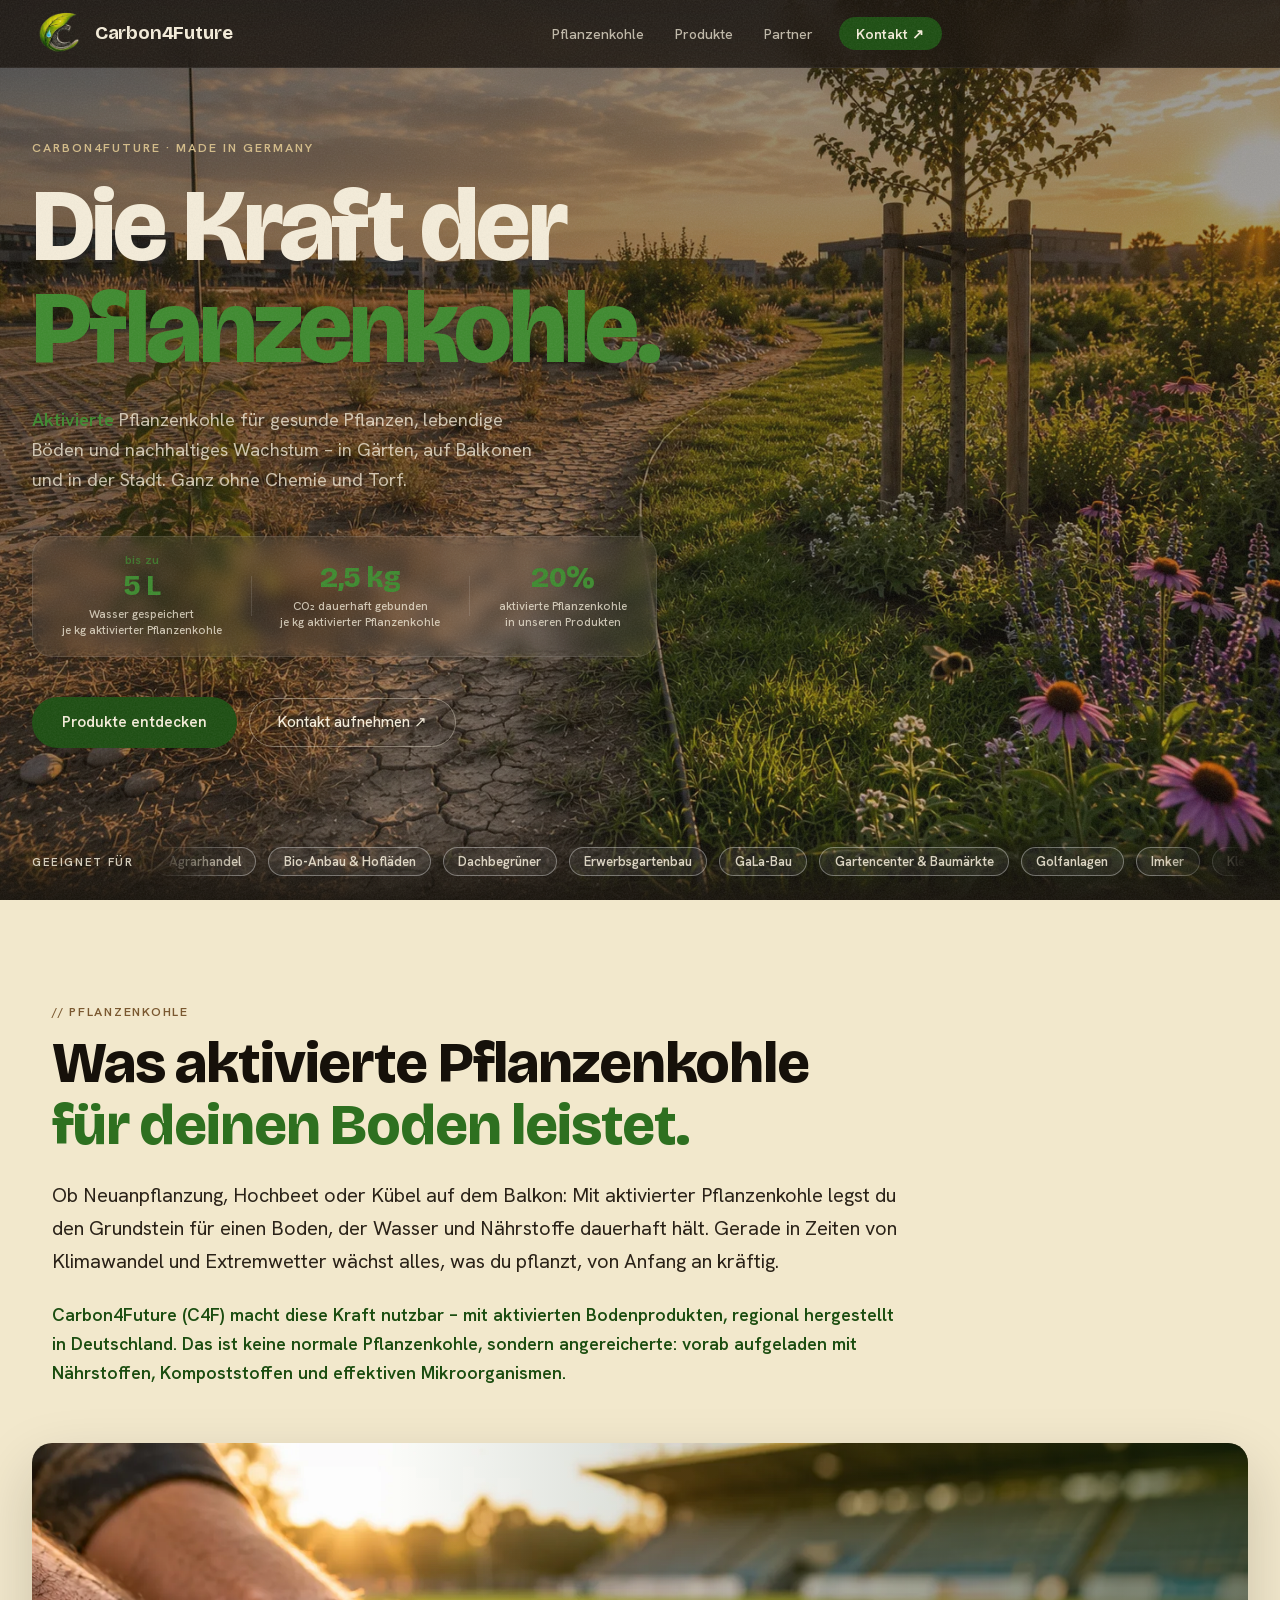
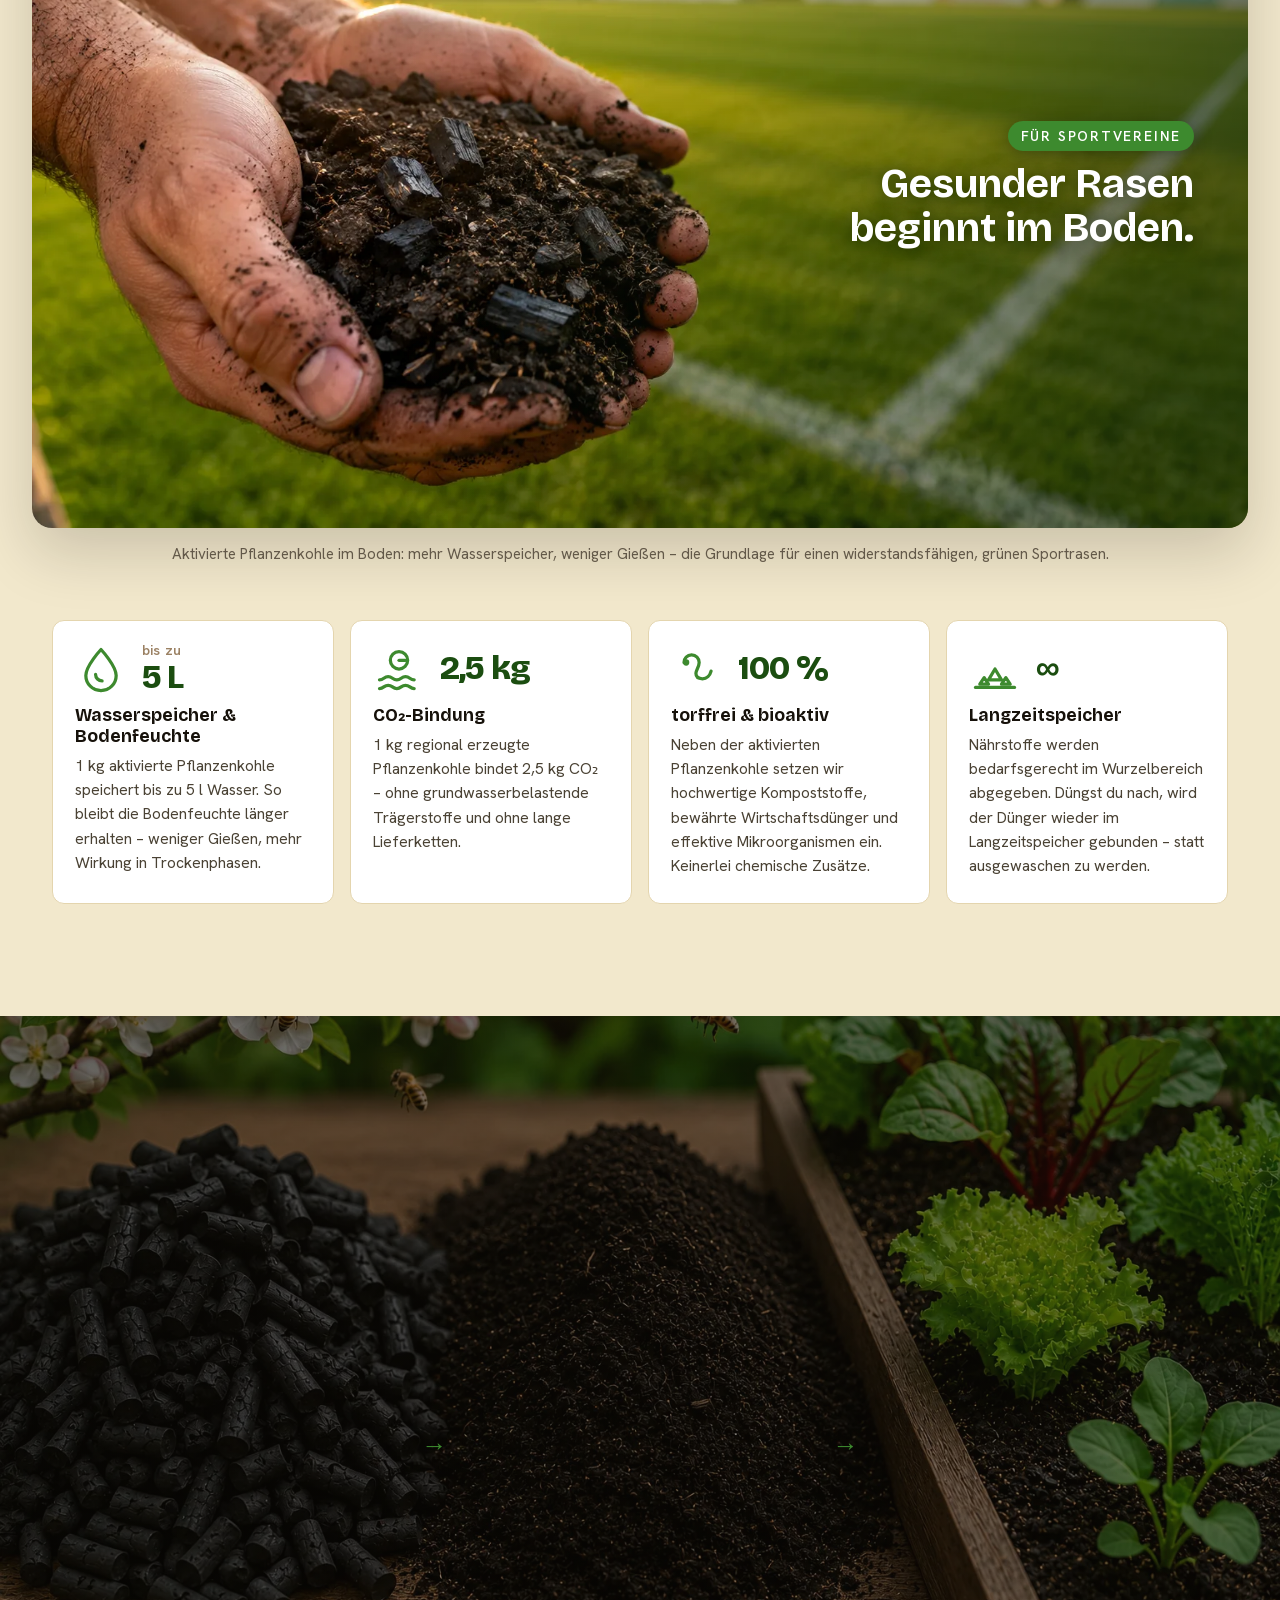
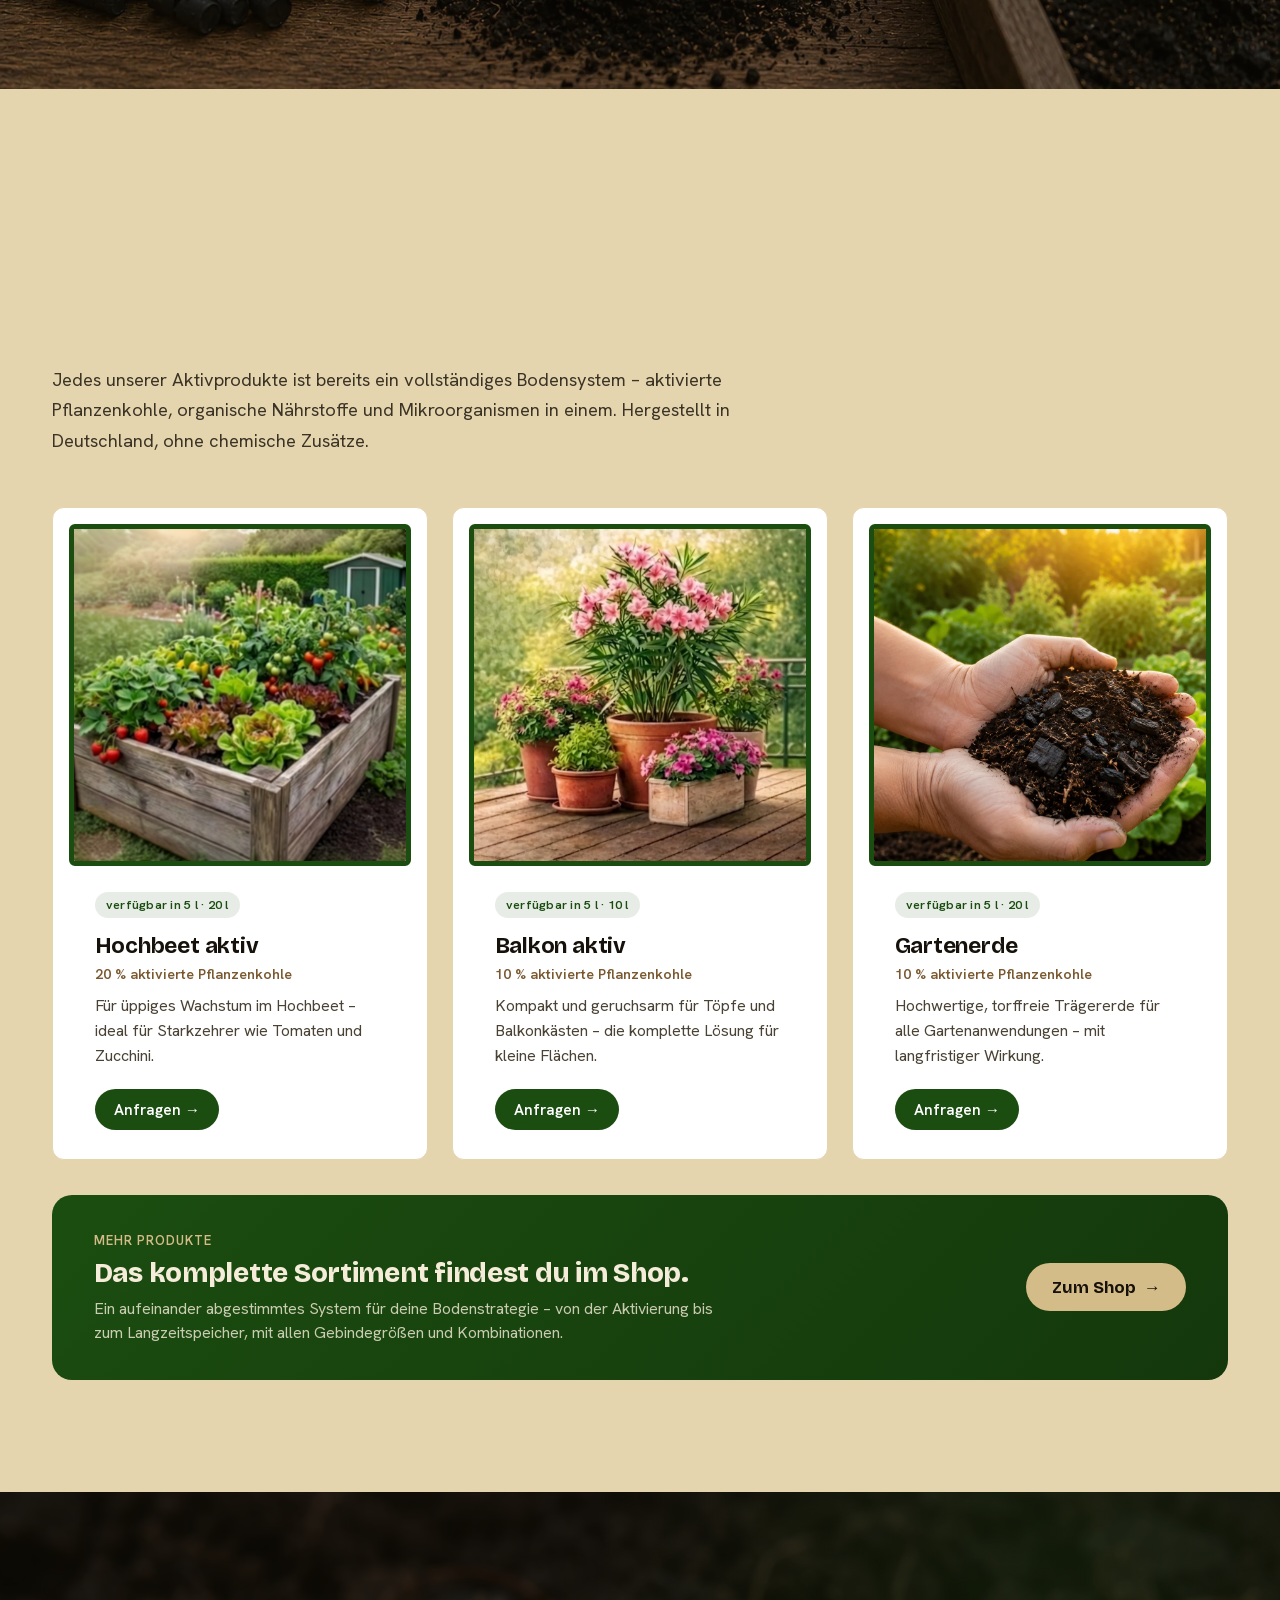
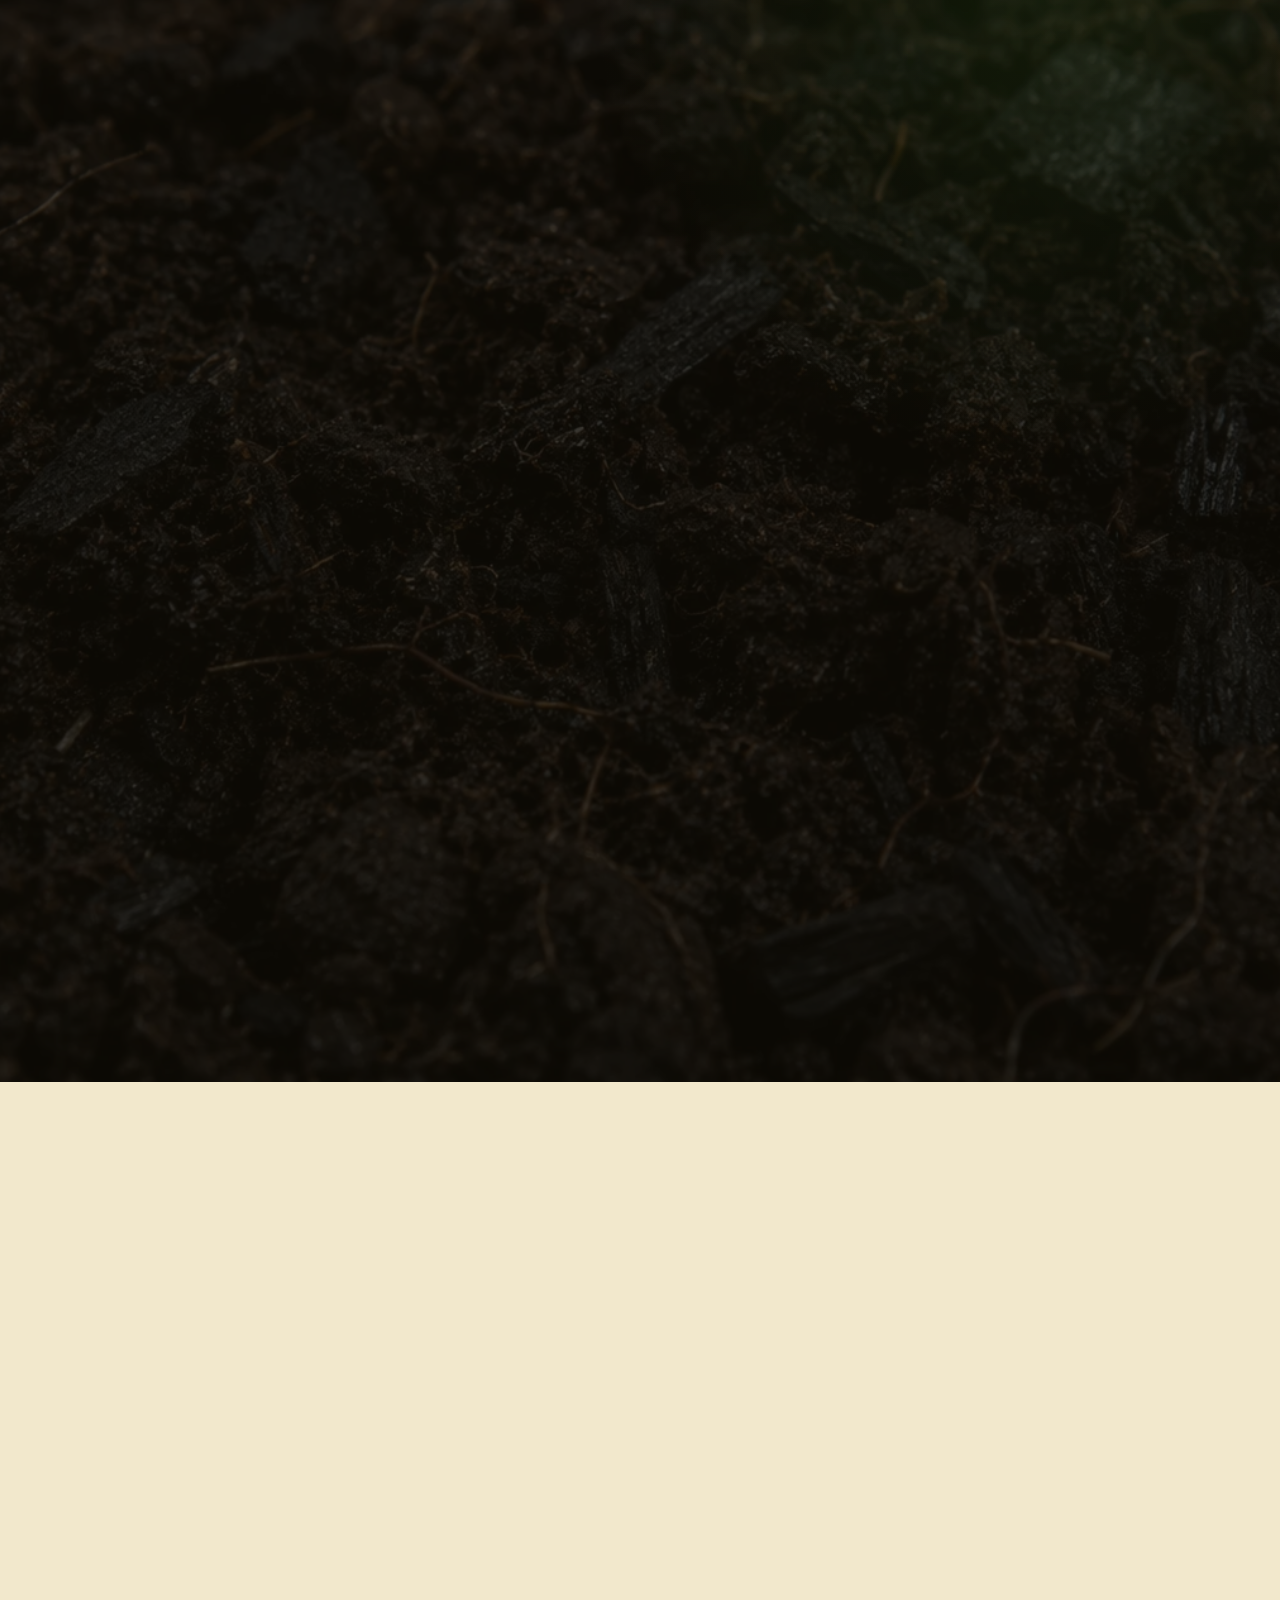
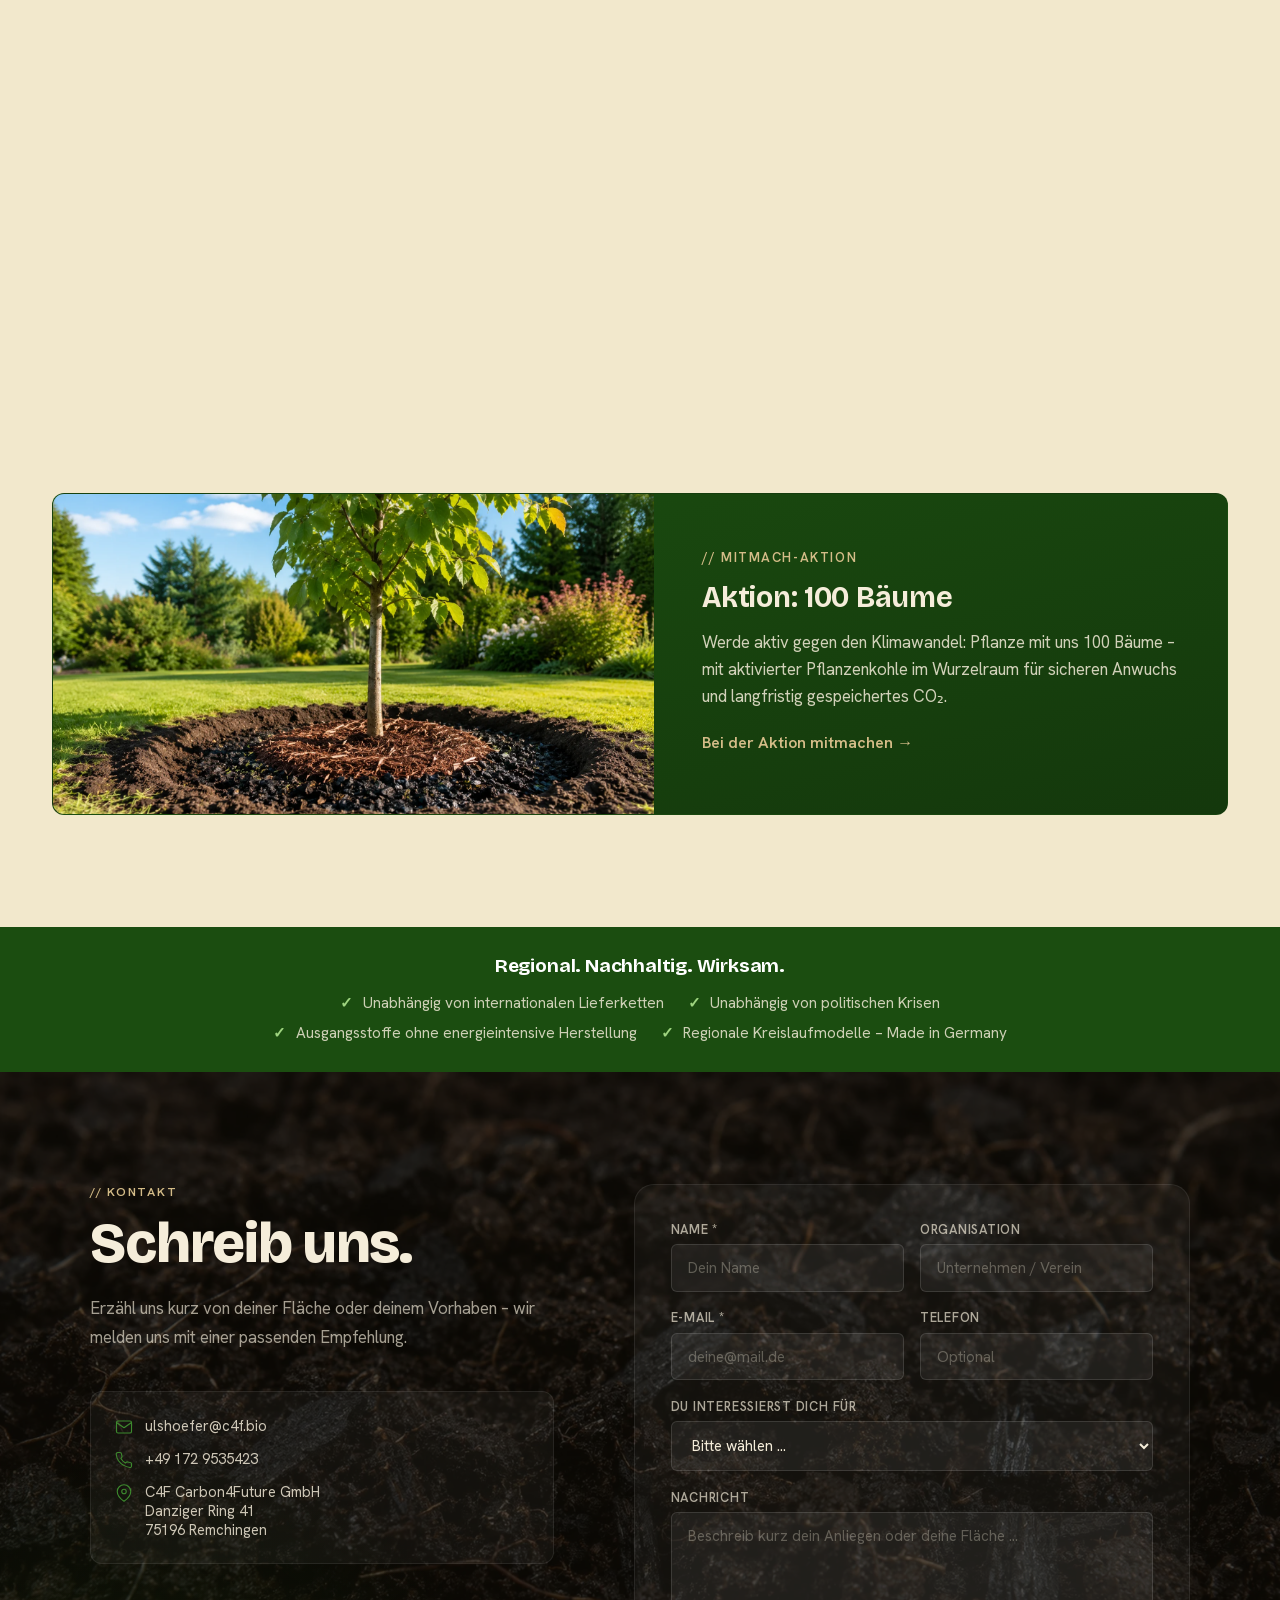
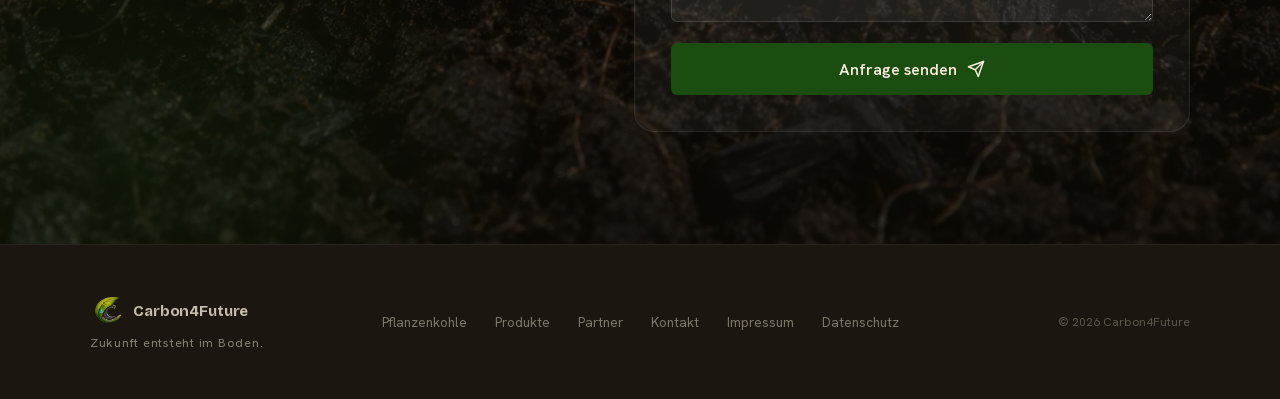
<file: index.html>
<!DOCTYPE html>
<html lang="de">
<head>
  <meta charset="UTF-8">
  <meta name="viewport" content="width=device-width, initial-scale=1.0">
  <meta name="description" content="Carbon4Future (C4F) – Aktivierte Pflanzenkohle für gesunde Böden in Garten, Balkon und Stadt. 1 kg speichert bis zu 5 l Wasser und bindet 2,5 kg CO₂. Torffrei, bioaktiv, regional.">
  <meta property="og:title" content="Carbon4Future – Die Kraft der Pflanzenkohle">
  <meta property="og:description" content="Aktivierte Pflanzenkohle für gesunde Pflanzen, lebendige Böden und nachhaltiges Wachstum. Ohne Chemie. Ohne Torf.">
  <meta property="og:type" content="website">
  <meta property="og:url" content="https://www.c4f.bio/">
  <meta property="og:image" content="https://www.c4f.bio/assets/images/og-image.jpg">
  <meta property="og:image:width" content="1200">
  <meta property="og:image:height" content="630">
  <meta property="og:locale" content="de_DE">
  <meta name="twitter:card" content="summary_large_image">
  <link rel="canonical" href="https://www.c4f.bio/">
  <title>Carbon4Future – Die Kraft der Pflanzenkohle</title>
  <link rel="icon" type="image/png" sizes="48x48" href="assets/images/favicon-48.png">
  <link rel="apple-touch-icon" href="assets/images/apple-touch-icon.png">
  <link rel="preload" as="image"
        imagesrcset="assets/images/garden-compare.webp 1024w, assets/images/garden-compare-wide.webp 1920w"
        imagesizes="100vw" type="image/webp" fetchpriority="high">
  <link rel="stylesheet" href="css/style.css">
</head>
<body>

  <!-- FILM-GRAIN TEXTUR (global) -->
  <div class="grain-overlay" aria-hidden="true"></div>

  <!-- SKIP LINK -->
  <a href="#main" class="skip-link">Zum Inhalt springen</a>

  <!-- NAV -->
  <nav class="nav" aria-label="Hauptnavigation">
    <a href="#main" class="nav-logo" aria-label="Carbon4Future – zum Seitenanfang">
      <img src="assets/images/logo-c4f-hd.webp" alt="Carbon4Future" class="nav-logo-img">
      <span class="nav-logo-text">Carbon4Future</span>
    </a>
    <div class="nav-pill">
      <a href="#pflanzenkohle" class="nav-link">Pflanzenkohle</a>
      <a href="#produkte" class="nav-link">Produkte</a>
      <a href="#partner" class="nav-link">Partner</a>
      <a href="#kontakt" class="nav-cta">Kontakt ↗</a>
    </div>
    <button class="nav-burger" aria-label="Menü öffnen" aria-expanded="false" aria-controls="mobile-menu">
      <span></span><span></span><span></span>
    </button>
  </nav>

  <!-- MOBILE MENU -->
  <div id="mobile-menu" class="mobile-menu" aria-hidden="true">
    <a href="#pflanzenkohle" class="mob-link">Pflanzenkohle</a>
    <a href="#produkte" class="mob-link">Produkte</a>
    <a href="#partner" class="mob-link">Partner</a>
    <a href="#kontakt" class="mob-link mob-link--cta">Kontakt ↗</a>
  </div>

  <!-- ═══════════════════════════════════════════ HERO ═══ -->
  <section class="hero" id="main" aria-label="Einleitung">
    <picture class="hero-img" aria-hidden="true">
      <source media="(max-width: 768px)" type="image/webp" srcset="assets/images/garden-compare.webp">
      <img src="assets/images/garden-compare-wide.webp" alt="" fetchpriority="high">
    </picture>
    <div class="hero-overlay" aria-hidden="true"></div>

    <div class="hero-content">
      <p class="hero-kicker reveal">Carbon4Future · Made in Germany</p>
      <h1 class="hero-h1 reveal reveal-d1">Die Kraft der<br><em>Pflanzenkohle.</em></h1>
      <p class="hero-sub reveal reveal-d2"><strong class="hero-sub-em">Aktivierte</strong> Pflanzenkohle für gesunde Pflanzen, lebendige Böden und nachhaltiges Wachstum – in Gärten, auf Balkonen und in der Stadt. Ganz ohne Chemie und Torf.</p>

      <div class="hero-stats reveal reveal-d3">
        <div class="hstat">
          <div class="hstat-n"><span class="bisu">bis zu</span>5 L</div>
          <div class="hstat-l">Wasser gespeichert<br>je kg aktivierter Pflanzenkohle</div>
        </div>
        <div class="hstat-div" aria-hidden="true"></div>
        <div class="hstat">
          <div class="hstat-n">2,5 kg</div>
          <div class="hstat-l">CO₂ dauerhaft gebunden<br>je kg aktivierter Pflanzenkohle</div>
        </div>
        <div class="hstat-div" aria-hidden="true"></div>
        <div class="hstat">
          <div class="hstat-n">20%</div>
          <div class="hstat-l">aktivierte Pflanzenkohle<br>in unseren Produkten</div>
        </div>
      </div>

      <div class="hero-btns reveal reveal-d4">
        <a href="#produkte" class="btn-primary">Produkte entdecken</a>
        <a href="#kontakt" class="btn-ghost">Kontakt aufnehmen ↗</a>
      </div>
    </div>

    <a class="hero-partners" href="#partner" aria-label="Anwendungsbereiche und Partner ansehen">
      <div class="partners-label">Geeignet für</div>
      <div class="partners-row">
        <span>Agrarhandel</span>
        <span>Bio-Anbau &amp; Hofläden</span>
        <span>Dachbegrüner</span>
        <span>Erwerbsgartenbau</span>
        <span>GaLa-Bau</span>
        <span>Gartencenter &amp; Baumärkte</span>
        <span>Golfanlagen</span>
        <span>Imker</span>
        <span>Kleingärtner</span>
        <span>Kommunen</span>
        <span>Landfrauen</span>
        <span>Lebensmittelhandel</span>
        <span>Obst- &amp; Gartenbauvereine</span>
        <span>Parkanlagen</span>
        <span>Sportvereine</span>
        <span>Weingüter</span>
      </div>
    </a>
  </section>

  <!-- ═══════════════════════════ ① PFLANZENKOHLE ═══ -->
  <section class="pk" id="pflanzenkohle" aria-label="Pflanzenkohle">
    <div class="pk-inner">
      <div class="pk-head">
        <p class="section-kicker reveal">// Pflanzenkohle</p>
        <h2 class="section-h2 reveal reveal-d1">Was aktivierte Pflanzenkohle<br><em>für deinen Boden leistet.</em></h2>
        <p class="pk-intro reveal reveal-d2">Ob Neuanpflanzung, Hochbeet oder Kübel auf dem Balkon: Mit aktivierter Pflanzenkohle legst du den Grundstein für einen Boden, der Wasser und Nährstoffe dauerhaft hält. Gerade in Zeiten von Klimawandel und Extremwetter wächst alles, was du pflanzt, von Anfang an kräftig.</p>
        <p class="pk-intro pk-intro--c4f reveal reveal-d2">Carbon4Future (C4F) macht diese Kraft nutzbar – mit aktivierten Bodenprodukten, regional hergestellt in Deutschland. Das ist keine normale Pflanzenkohle, sondern <strong>angereicherte</strong>: vorab aufgeladen mit Nährstoffen, Kompoststoffen und effektiven Mikroorganismen.</p>
      </div>
    </div>

    <!-- Vollflächiges Bild (Sportverein-Fokus) -->
    <figure class="pk-hero-img reveal">
      <div class="pk-hero-frame">
        <img src="assets/images/pk-rasen-hand.webp" alt="Erdverschmierte Hände halten dunklen, aktivierten Boden mit deutlich sichtbaren Stücken Pflanzenkohle vor dem satten grünen Rasen eines Sportplatzes, im Hintergrund eine Stadiontribüne im Abendlicht" loading="lazy">
        <div class="pk-hero-over" aria-hidden="true">
          <p class="pk-hero-kicker">Für Sportvereine</p>
          <p class="pk-hero-head">Gesunder Rasen<br>beginnt im Boden.</p>
        </div>
      </div>
      <figcaption>Aktivierte Pflanzenkohle im Boden: mehr Wasserspeicher, weniger Gießen – die Grundlage für einen widerstandsfähigen, grünen Sportrasen.</figcaption>
    </figure>

    <div class="pk-inner">
      <!-- Kernaussagen, kompakte Karten -->
      <div class="pk-facts">
        <article class="pk-fact reveal">
          <header class="pk-fact-head">
            <div class="pk-fact-ic" aria-hidden="true">
              <svg viewBox="0 0 24 24" fill="none" stroke="currentColor" stroke-width="1.5" stroke-linecap="round" stroke-linejoin="round"><path d="M12 3c0 0 7 7.5 7 12a7 7 0 0 1-14 0c0-4.5 7-12 7-12z"/><path d="M9.5 14.5a3 3 0 0 0 3 3"/></svg>
            </div>
            <div class="pk-fact-n"><span class="bisu">bis zu</span>5 L</div>
          </header>
          <div class="pk-fact-t">Wasserspeicher &amp; Bodenfeuchte</div>
          <p class="pk-fact-d">1 kg aktivierte Pflanzenkohle speichert bis zu 5 l Wasser. So bleibt die Bodenfeuchte länger erhalten – weniger Gießen, mehr Wirkung in Trockenphasen.</p>
        </article>
        <article class="pk-fact reveal reveal-d1">
          <header class="pk-fact-head">
            <div class="pk-fact-ic" aria-hidden="true">
              <svg viewBox="0 0 24 24" fill="none" stroke="currentColor" stroke-width="1.5" stroke-linecap="round" stroke-linejoin="round"><path d="M3 17c2 0 2-1.5 4-1.5S9 17 11 17s2-1.5 4-1.5S17 17 19 17"/><path d="M3 21c2 0 2-1.5 4-1.5S9 21 11 21s2-1.5 4-1.5S17 21 19 21"/><circle cx="12" cy="8" r="4"/><path d="M12 8h3"/></svg>
            </div>
            <div class="pk-fact-n">2,5 kg</div>
          </header>
          <div class="pk-fact-t">CO₂-Bindung</div>
          <p class="pk-fact-d">1 kg regional erzeugte Pflanzenkohle bindet 2,5 kg CO₂ – ohne grundwasserbelastende Trägerstoffe und ohne lange Lieferketten.</p>
        </article>
        <article class="pk-fact reveal reveal-d2">
          <header class="pk-fact-head">
            <div class="pk-fact-ic" aria-hidden="true">
              <svg viewBox="0 0 24 24" fill="none" stroke="currentColor" stroke-width="1.5" stroke-linecap="round" stroke-linejoin="round"><path d="M6 9c0-2 1.5-3.5 3.5-3.5S13 7 13 9s-1.5 3.5-1.5 5 1 2.5 3 2.5S18 15 18.5 13"/><circle cx="7" cy="9" r=".7" fill="currentColor"/></svg>
            </div>
            <div class="pk-fact-n">100 %</div>
          </header>
          <div class="pk-fact-t">torffrei &amp; bioaktiv</div>
          <p class="pk-fact-d">Neben der aktivierten Pflanzenkohle setzen wir hochwertige Kompoststoffe, bewährte Wirtschaftsdünger und effektive Mikroorganismen ein. Keinerlei chemische Zusätze.</p>
        </article>
        <article class="pk-fact reveal reveal-d3">
          <header class="pk-fact-head">
            <div class="pk-fact-ic" aria-hidden="true">
              <svg viewBox="0 0 24 24" fill="none" stroke="currentColor" stroke-width="1.5" stroke-linecap="round" stroke-linejoin="round"><path d="M5 19l2-3 2 3z"/><path d="M9 17l3-5 3 5z"/><path d="M15 19l2-3 2 3z"/><path d="M3 20.5h18"/></svg>
            </div>
            <div class="pk-fact-n">∞</div>
          </header>
          <div class="pk-fact-t">Langzeitspeicher</div>
          <p class="pk-fact-d">Nährstoffe werden bedarfsgerecht im Wurzelbereich abgegeben. Düngst du nach, wird der Dünger wieder im Langzeitspeicher gebunden – statt ausgewaschen zu werden.</p>
        </article>
      </div>

    </div>
  </section>

  <!-- ═══════════════════════════ ①b SO ENTSTEHT GESUNDER BODEN ═══ -->
  <section class="steps" id="system" aria-label="So entsteht dauerhaft gesunder Boden">
    <div class="steps-inner">
      <div class="steps-head">
        <p class="section-kicker section-kicker--light reveal">// Das System</p>
        <h2 class="section-h2 section-h2--light reveal reveal-d1">So entsteht <em>dauerhaft gesunder Boden.</em></h2>
      </div>
      <div class="pk-steps">
        <div class="pk-step pk-step--us reveal reveal-d1">
          <div class="pk-step-tag pk-step-tag--us">Das machen wir</div>
          <div class="pk-step-num">1</div>
          <h3 class="pk-step-title">Wir aktivieren</h3>
          <p class="pk-step-desc">Wir laden die Pflanzenkohle bei Carbon4Future mit Nährstoffen, Kompoststoffen und effektiven Mikroorganismen auf – fertig aktiviert und sofort einsatzbereit.</p>
        </div>
        <div class="pk-step-arrow" aria-hidden="true">→</div>
        <div class="pk-step pk-step--you reveal reveal-d2">
          <div class="pk-step-tag pk-step-tag--you">Das machst du</div>
          <div class="pk-step-num">2</div>
          <h3 class="pk-step-title">Du arbeitest ein</h3>
          <p class="pk-step-desc">Du mischst das Aktivprodukt einfach unter Erde oder Substrat – bei der Neuanpflanzung, im Hochbeet oder im Kübel. Einmalig, der Effekt bleibt.</p>
        </div>
        <div class="pk-step-arrow" aria-hidden="true">→</div>
        <div class="pk-step pk-step--soil reveal reveal-d3">
          <div class="pk-step-tag pk-step-tag--soil">Das macht der Boden</div>
          <div class="pk-step-num">3</div>
          <h3 class="pk-step-title">Der Boden speichert</h3>
          <p class="pk-step-desc">Die poröse Kohle hält Wasser und gibt Nährstoffe gezielt langsam ab. Nachgedüngtes wird erneut im Langzeitspeicher gebunden – nicht ausgewaschen.</p>
        </div>
      </div>
    </div>
  </section>

  <!-- ═══════════════════════════════ ② PRODUKTE ═══ -->
  <section class="pr" id="produkte" aria-label="Produkte">
    <div class="pr-inner">
      <div class="pr-head">
        <p class="section-kicker reveal">// Produkte</p>
        <h2 class="section-h2 reveal reveal-d1">Ein Produkt.<br><em>Das ganze System.</em></h2>
        <p class="pr-sub reveal reveal-d2">Jedes unserer Aktivprodukte ist bereits ein vollständiges Bodensystem – aktivierte Pflanzenkohle, organische Nährstoffe und Mikroorganismen in einem. Hergestellt in Deutschland, ohne chemische Zusätze.</p>
      </div>

      <!-- 3 Kernprodukte -->
      <div class="pr-row">
        <article class="pr-card reveal">
          <div class="pr-img pr-img--photo">
            <img src="assets/images/prod-hochbeet-foto.webp" alt="Üppig bepflanztes Hochbeet mit Tomaten, Salat und Erdbeeren – Hochbeet aktiv von Carbon4Future" loading="lazy">
          </div>
          <div class="pr-body">
            <div class="pr-avail">verfügbar in 5 l · 20 l</div>
            <h3 class="pr-name">Hochbeet aktiv</h3>
            <div class="pr-pk">20 % aktivierte Pflanzenkohle</div>
            <p class="pr-desc">Für üppiges Wachstum im Hochbeet – ideal für Starkzehrer wie Tomaten und Zucchini.</p>
            <a href="#kontakt" class="pr-btn">Anfragen →</a>
          </div>
        </article>

        <article class="pr-card reveal reveal-d1">
          <div class="pr-img pr-img--photo">
            <img src="assets/images/prod-balkon-foto.webp" alt="Blühende Topfpflanzen auf einer Terrasse – Balkon aktiv von Carbon4Future" loading="lazy">
          </div>
          <div class="pr-body">
            <div class="pr-avail">verfügbar in 5 l · 10 l</div>
            <h3 class="pr-name">Balkon aktiv</h3>
            <div class="pr-pk">10 % aktivierte Pflanzenkohle</div>
            <p class="pr-desc">Kompakt und geruchsarm für Töpfe und Balkonkästen – die komplette Lösung für kleine Flächen.</p>
            <a href="#kontakt" class="pr-btn">Anfragen →</a>
          </div>
        </article>

        <article class="pr-card reveal reveal-d2">
          <div class="pr-img pr-img--photo">
            <img src="assets/images/prod-gartenerde-foto.webp" alt="Hände halten dunkle, lockere Gartenerde mit sichtbaren Stücken aktivierter Pflanzenkohle vor einem grünen Gemüsegarten – Gartenerde von Carbon4Future" loading="lazy">
          </div>
          <div class="pr-body">
            <div class="pr-avail">verfügbar in 5 l · 20 l</div>
            <h3 class="pr-name">Gartenerde</h3>
            <div class="pr-pk">10 % aktivierte Pflanzenkohle</div>
            <p class="pr-desc">Hochwertige, torffreie Trägererde für alle Gartenanwendungen – mit langfristiger Wirkung.</p>
            <a href="#kontakt" class="pr-btn">Anfragen →</a>
          </div>
        </article>
      </div>

      <!-- Shop-Hinweis (prominent) -->
      <!-- TODO: Sobald der Shopify-Shop live ist, href auf die Shop-URL setzen (aktuell #kontakt). -->
      <a href="#kontakt" class="pr-shop reveal">
        <div class="pr-shop-text">
          <span class="pr-shop-kicker">Mehr Produkte</span>
          <p class="pr-shop-h">Das komplette Sortiment findest du im Shop.</p>
          <p class="pr-shop-d">Ein aufeinander abgestimmtes System für deine Bodenstrategie – von der Aktivierung bis zum Langzeitspeicher, mit allen Gebindegrößen und Kombinationen.</p>
        </div>
        <span class="pr-shop-cta">Zum Shop <span aria-hidden="true">→</span></span>
      </a>
    </div>
  </section>

  <!-- ═══════════════════════ ④/⑤ RECHNER & STRATEGIE ═══ -->
  <section class="calc" id="rechner" aria-label="Strategie für deinen Boden">
    <div class="calc-inner">
      <div class="calc-head">
        <p class="section-kicker section-kicker--light reveal">// Strategie für deinen Boden</p>
        <h2 class="section-h2 section-h2--light reveal reveal-d1">Strategie für deinen Boden.<br><em>Potenzial berechnen.</em></h2>
        <p class="calc-intro reveal reveal-d2">Du musst nicht alles auf einmal einsetzen. Kombiniere die Produkte je nach Fläche und Ziel – die passende Richtung zeigen wir dir gern. Berechne hier, wie viel Wasser dein Boden zusätzlich speichern und wie viel CO₂ er binden kann.</p>
      </div>

      <div class="calc-card reveal reveal-d3">
        <p class="calc-explain">Wir nehmen das Produkt <strong>Bodenaktiv</strong> als Beispiel: Es enthält <strong>20 % aktivierte Pflanzenkohle</strong> und ist in drei Größen erhältlich. Wähl deine Gebinde-Größe und sieh, wie viel Wasser und CO₂ damit gebunden werden.</p>

        <div class="calc-inputs">
          <div class="calc-intensity">
            <p class="calc-cta-label"><span class="calc-cta-arrow" aria-hidden="true">↓</span> Wähle und schaue.</p>
            <div class="calc-presets" role="radiogroup" aria-label="Bodenaktiv-Gebinde">
              <button class="calc-preset" data-liter="2" role="radio" aria-checked="false">Regeneration<em>2 l Bodenaktiv</em></button>
              <button class="calc-preset calc-preset--active" data-liter="5" role="radio" aria-checked="true">Pflege &amp; Erhaltung<em>5 l Bodenaktiv</em></button>
              <button class="calc-preset" data-liter="10" role="radio" aria-checked="false">Bodenaufbau<em>10 l Bodenaktiv</em></button>
            </div>
          </div>
        </div>

        <!-- Ergebnis -->
        <div class="calc-results" id="calc-results" aria-live="polite">
          <div class="calc-result calc-result--water">
            <div class="calc-res-icon" aria-hidden="true">
              <svg viewBox="0 0 24 24" fill="none" stroke="currentColor" stroke-width="1.6" stroke-linecap="round" stroke-linejoin="round"><path d="M12 3c0 0 7 7.5 7 12a7 7 0 0 1-14 0c0-4.5 7-12 7-12z"/></svg>
            </div>
            <div class="calc-res-n" id="calc-water">3,3 L</div>
            <div class="calc-res-l">Wasser zusätzlich speicherbar</div>
          </div>
          <div class="calc-result calc-result--co2">
            <div class="calc-res-icon" aria-hidden="true">
              <svg viewBox="0 0 24 24" fill="none" stroke="currentColor" stroke-width="1.6" stroke-linecap="round" stroke-linejoin="round"><circle cx="12" cy="12" r="9"/><path d="M12 7v5l3 3"/></svg>
            </div>
            <div class="calc-res-n" id="calc-co2">1,6 kg</div>
            <div class="calc-res-l">CO₂ dauerhaft gebunden</div>
          </div>
        </div>

        <p class="calc-note">Planungswert auf Basis: 1 l Bodenaktiv ≈ 0,65 kg, davon 20 % aktivierte Pflanzenkohle. 1 kg aktivierte Pflanzenkohle speichert bis zu 5 l Wasser und bindet 2,5 kg CO₂. Tatsächliche Werte hängen von <strong>Bodenqualität</strong>, Anwendung und Produkt ab.</p>

        <div class="calc-cta">
          <a href="#kontakt" class="btn-primary">Passende Strategie anfragen →</a>
        </div>
      </div>
    </div>
  </section>

  <!-- ═══════════════════════════════ ③ PARTNER ═══ -->
  <section class="pt" id="partner" aria-label="Anwendungsbereiche und Partner">
    <div class="pt-inner">
      <div class="pt-head">
        <p class="section-kicker reveal">// Anwendungsbereiche</p>
        <h2 class="section-h2 reveal reveal-d1">Partner werden.<br><em>Gemeinsam Böden aufbauen.</em></h2>
        <p class="pt-sub reveal reveal-d2">Du bist unser Partner – ob im Handel, im GaLaBau, in der Erden- und Humuswirtschaft oder als engagierter Gärtner. So bauen wir gemeinsam bessere Böden auf.</p>
      </div>

      <div class="pt-grid">
        <a href="anwendungsbereiche.html" class="pt-card pt-card--link pt-card--gallery reveal">
          <div class="pt-card-top">
            <div class="pt-icon" aria-hidden="true">
              <svg viewBox="0 0 24 24" fill="none" stroke="currentColor" stroke-width="1.5" stroke-linecap="round" stroke-linejoin="round"><rect x="3" y="3" width="7" height="7" rx="1"/><rect x="14" y="3" width="7" height="7" rx="1"/><rect x="3" y="14" width="7" height="7" rx="1"/><rect x="14" y="14" width="7" height="7" rx="1"/></svg>
            </div>
            <span class="pt-card-tag">Infografik-Galerie</span>
          </div>
          <h3 class="pt-card-h">Wir sind Partner für alle, die …</h3>
          <ul class="pt-card-list">
            <li>ihr Sortiment mit Bodenaktivprodukten erweitern</li>
            <li>in Projekten pflanzenkohlebasierte Produkte einsetzen</li>
            <li>Kommunen zu klimaverantwortlichem Bodeneinsatz bewegen</li>
            <li>mit Carbon4Future nachhaltig &amp; wirtschaftlich gestalten wollen</li>
          </ul>
          <p class="pt-card-d">Vom Hochbeet bis zum Stadtbaum: für jeden Bereich eine eigene Infografik.</p>
          <div class="pt-card-thumbs" aria-hidden="true">
            <img src="assets/images/thumb-zg-galabau.jpg" alt="" loading="lazy">
            <img src="assets/images/thumb-zg-schwammstadt.jpg" alt="" loading="lazy">
            <img src="assets/images/thumb-zg-golf-new.jpg" alt="" loading="lazy">
            <span class="pt-card-thumbs-more">+&nbsp;mehr</span>
          </div>
          <span class="pt-card-link">Anwendungsbereiche durchklicken <span aria-hidden="true">→</span></span>
        </a>

        <a href="schwarzerde.html" class="pt-card pt-card--link reveal reveal-d1">
          <div class="pt-card-top">
            <div class="pt-icon" aria-hidden="true">
              <svg viewBox="0 0 24 24" fill="none" stroke="currentColor" stroke-width="1.5" stroke-linecap="round" stroke-linejoin="round"><path d="M12 3v3"/><path d="M12 21c-4 0-7-3-7-7 0-3 2-5 2-5s2 1 3 3c0-3 2-6 2-6s4 4 4 9c0 4-2 6-4 6z"/></svg>
            </div>
            <span class="pt-card-tag">Schwarzerde</span>
          </div>
          <h3 class="pt-card-h">Schwarzerde selber herstellen</h3>
          <p class="pt-card-d"><strong>Für gewerbliche Partner:</strong> Werde Produktpartner und produziere zertifizierte Carbon4Future Produkte mit unserem Terra-Preta-Konzentrat – für den Handel und kommunale Einsatzzwecke.</p>
          <p class="pt-card-d"><strong>Für Gärtner:</strong> Produziere deine eigene Schwarzerde – mit deinem Kompost und unserem aktivierten Terra-Preta-Konzentrat.</p>
          <div class="pt-card-recipe" aria-hidden="true">
            <div class="pt-card-recipe-item">
              <span class="pt-card-recipe-pct">20 %</span>
              <span class="pt-card-recipe-lbl">aktivierte<br>Pflanzenkohle</span>
            </div>
            <span class="pt-card-recipe-op">+</span>
            <div class="pt-card-recipe-item">
              <span class="pt-card-recipe-pct">80 %</span>
              <span class="pt-card-recipe-lbl">Kompost &amp;<br>organisches Material</span>
            </div>
            <span class="pt-card-recipe-op">→</span>
            <div class="pt-card-recipe-item pt-card-recipe-item--result">
              <span class="pt-card-recipe-pct">Bio</span>
              <span class="pt-card-recipe-lbl">Schwarz-<br>erde</span>
            </div>
          </div>
          <span class="pt-card-link">Zur Anleitung <span aria-hidden="true">→</span></span>
        </a>

      </div>


      <article class="pt-feature reveal">
        <div class="pt-feature-media">
          <img src="assets/images/baum-aktion-wide.webp" alt="Frisch gepflanzter Baum mit aktivierter Pflanzenkohle im Wurzelraum für sicheren Anwuchs" loading="lazy">
        </div>
        <div class="pt-feature-body">
          <p class="pt-feature-kicker">// Mitmach-Aktion</p>
          <h3 class="pt-feature-h">Aktion: 100 Bäume</h3>
          <p class="pt-feature-d">Werde aktiv gegen den Klimawandel: Pflanze mit uns 100 Bäume – mit aktivierter Pflanzenkohle im Wurzelraum für sicheren Anwuchs und langfristig gespeichertes CO₂.</p>
          <a href="#kontakt" class="pt-feature-link">Bei der Aktion mitmachen →</a>
        </div>
      </article>
    </div>
  </section>

  <!-- ═══════════════════════════ ⑥ GRÜNER BALKEN ═══ -->
  <div class="greenbar" role="note">
    <p class="greenbar-strong">Regional. Nachhaltig. Wirksam.</p>
    <ul class="greenbar-points">
      <li>Unabhängig von internationalen Lieferketten</li>
      <li>Unabhängig von politischen Krisen</li>
      <li>Ausgangsstoffe ohne energieintensive Herstellung</li>
      <li>Regionale Kreislaufmodelle – Made in Germany</li>
    </ul>
  </div>

  <!-- ══════════════════════════════ ⑦ KONTAKT ═══ -->
  <section class="kontakt" id="kontakt" aria-label="Kontakt">
    <div class="kontakt-inner">
      <div class="kontakt-text">
        <p class="section-kicker section-kicker--light reveal">// Kontakt</p>
        <h2 class="section-h2 section-h2--light reveal reveal-d1">Schreib uns.</h2>
        <p class="kontakt-desc reveal reveal-d2">Erzähl uns kurz von deiner Fläche oder deinem Vorhaben – wir melden uns mit einer passenden Empfehlung.</p>
        <div class="kontakt-info reveal reveal-d3">
          <div class="kontakt-info-item">
            <svg width="18" height="18" viewBox="0 0 24 24" fill="none" stroke="currentColor" stroke-width="1.5" stroke-linecap="round" stroke-linejoin="round" aria-hidden="true"><path d="M4 4h16c1.1 0 2 .9 2 2v12c0 1.1-.9 2-2 2H4c-1.1 0-2-.9-2-2V6c0-1.1.9-2 2-2z"/><polyline points="22,6 12,13 2,6"/></svg>
            <a href="mailto:ulshoefer@c4f.bio">ulshoefer@c4f.bio</a>
          </div>
          <div class="kontakt-info-item">
            <svg width="18" height="18" viewBox="0 0 24 24" fill="none" stroke="currentColor" stroke-width="1.5" stroke-linecap="round" stroke-linejoin="round" aria-hidden="true"><path d="M22 16.92v3a2 2 0 0 1-2.18 2 19.79 19.79 0 0 1-8.63-3.07A19.5 19.5 0 0 1 4.69 13a19.79 19.79 0 0 1-3.07-8.67A2 2 0 0 1 3.61 2h3a2 2 0 0 1 2 1.72c.127.96.361 1.903.7 2.81a2 2 0 0 1-.45 2.11L7.91 9.91a16 16 0 0 0 6.07 6.07l.96-.96a2 2 0 0 1 2.11-.45c.907.339 1.85.573 2.81.7A2 2 0 0 1 22 16.92z"/></svg>
            <a href="tel:+491729535423">+49 172 9535423</a>
          </div>
          <div class="kontakt-info-item">
            <svg width="18" height="18" viewBox="0 0 24 24" fill="none" stroke="currentColor" stroke-width="1.5" stroke-linecap="round" stroke-linejoin="round" aria-hidden="true"><path d="M21 10c0 7-9 13-9 13s-9-6-9-13a9 9 0 0 1 18 0z"/><circle cx="12" cy="10" r="3"/></svg>
            <span>C4F Carbon4Future GmbH<br>Danziger Ring 41<br>75196 Remchingen</span>
          </div>
        </div>
      </div>

      <form class="kontakt-form reveal reveal-d2" id="kontakt-form" novalidate>
        <div class="form-row">
          <div class="form-group">
            <label class="form-label" for="f-name">Name *</label>
            <input class="form-input" type="text" id="f-name" name="name" placeholder="Dein Name" required autocomplete="name" aria-describedby="f-name-error">
            <p class="form-error" id="f-name-error" hidden>Bitte gib deinen Namen an.</p>
          </div>
          <div class="form-group">
            <label class="form-label" for="f-org">Organisation</label>
            <input class="form-input" type="text" id="f-org" name="organisation" placeholder="Unternehmen / Verein" autocomplete="organization">
          </div>
        </div>
        <div class="form-row">
          <div class="form-group">
            <label class="form-label" for="f-email">E-Mail *</label>
            <input class="form-input" type="email" id="f-email" name="email" placeholder="deine@mail.de" required autocomplete="email" aria-describedby="f-email-error">
            <p class="form-error" id="f-email-error" hidden>Bitte gib eine gültige E-Mail-Adresse an.</p>
          </div>
          <div class="form-group">
            <label class="form-label" for="f-phone">Telefon</label>
            <input class="form-input" type="tel" id="f-phone" name="telefon" placeholder="Optional" autocomplete="tel">
          </div>
        </div>
        <div class="form-group">
          <label class="form-label" for="f-interest">Du interessierst dich für</label>
          <select class="form-select" id="f-interest" name="interesse">
            <option value="">Bitte wählen …</option>
            <option value="hobbygarten">Hobbygarten / Eigenheim</option>
            <option value="galabau">GaLaBau / Grünflächenpflege</option>
            <option value="erdenwerk">Erden- &amp; Humuswerk / Schwarzerde</option>
            <option value="kommune">Kommune / Park</option>
            <option value="handel">Handel / Vertriebspartner</option>
            <option value="aktion">Aktion 100 Bäume</option>
            <option value="sonstiges">Sonstiges</option>
          </select>
        </div>
        <div class="form-group">
          <label class="form-label" for="f-msg">Nachricht</label>
          <textarea class="form-textarea" id="f-msg" name="nachricht" placeholder="Beschreib kurz dein Anliegen oder deine Fläche …" rows="4"></textarea>
        </div>
        <button class="form-btn" type="submit">
          Anfrage senden
          <svg width="18" height="18" viewBox="0 0 24 24" fill="none" stroke="currentColor" stroke-width="2" stroke-linecap="round" stroke-linejoin="round" aria-hidden="true"><line x1="22" y1="2" x2="11" y2="13"/><polygon points="22 2 15 22 11 13 2 9 22 2"/></svg>
        </button>
        <div class="form-success" id="form-success" aria-live="polite" hidden>
          ✓ Dein E-Mail-Programm öffnet sich mit der vorausgefüllten Anfrage – bitte nur noch absenden. Falls sich nichts öffnet, schreib uns direkt an <a href="mailto:ulshoefer@c4f.bio">ulshoefer@c4f.bio</a>.
        </div>
      </form>
    </div>
  </section>

  <!-- FOOTER -->
  <footer class="footer">
    <div class="footer-inner">
      <div class="footer-brand">
        <div class="footer-brand-row">
          <img src="assets/images/logo-c4f-hd.webp" alt="Carbon4Future" loading="lazy" class="footer-logo">
          <span class="footer-brand-name">Carbon4Future</span>
        </div>
        <p class="footer-tagline">Zukunft entsteht im Boden.</p>
      </div>
      <nav class="footer-links" aria-label="Footer-Navigation">
        <a href="#pflanzenkohle">Pflanzenkohle</a>
        <a href="#produkte">Produkte</a>
        <a href="#partner">Partner</a>
        <a href="#kontakt">Kontakt</a>
        <a href="impressum.html">Impressum</a>
        <a href="datenschutz.html">Datenschutz</a>
      </nav>
      <!-- TODO: Adresse bestätigen -->
      <div class="footer-copy">© 2026 Carbon4Future</div>
    </div>
  </footer>

  <!-- BACK TO TOP -->
  <button class="to-top" id="to-top" aria-label="Zum Seitenanfang" hidden>
    <svg viewBox="0 0 24 24" fill="none" stroke="currentColor" stroke-width="2.2" stroke-linecap="round" stroke-linejoin="round" aria-hidden="true"><path d="M12 19V5"/><path d="M5 12l7-7 7 7"/></svg>
  </button>

  <script type="application/ld+json">
  {
    "@context": "https://schema.org",
    "@type": "Organization",
    "name": "C4F Carbon4Future GmbH",
    "url": "https://www.c4f.bio/",
    "logo": "https://www.c4f.bio/assets/images/apple-touch-icon.png",
    "email": "ulshoefer@c4f.bio",
    "telephone": "+49 172 9535423",
    "address": {
      "@type": "PostalAddress",
      "streetAddress": "Danziger Ring 41",
      "postalCode": "75196",
      "addressLocality": "Remchingen",
      "addressCountry": "DE"
    },
    "description": "Aktivierte Pflanzenkohle für gesunde Böden – regional hergestellt in Deutschland, torffrei und ohne chemische Zusätze."
  }
  </script>
  <script src="js/main.js"></script>
</body>
</html>
</file>
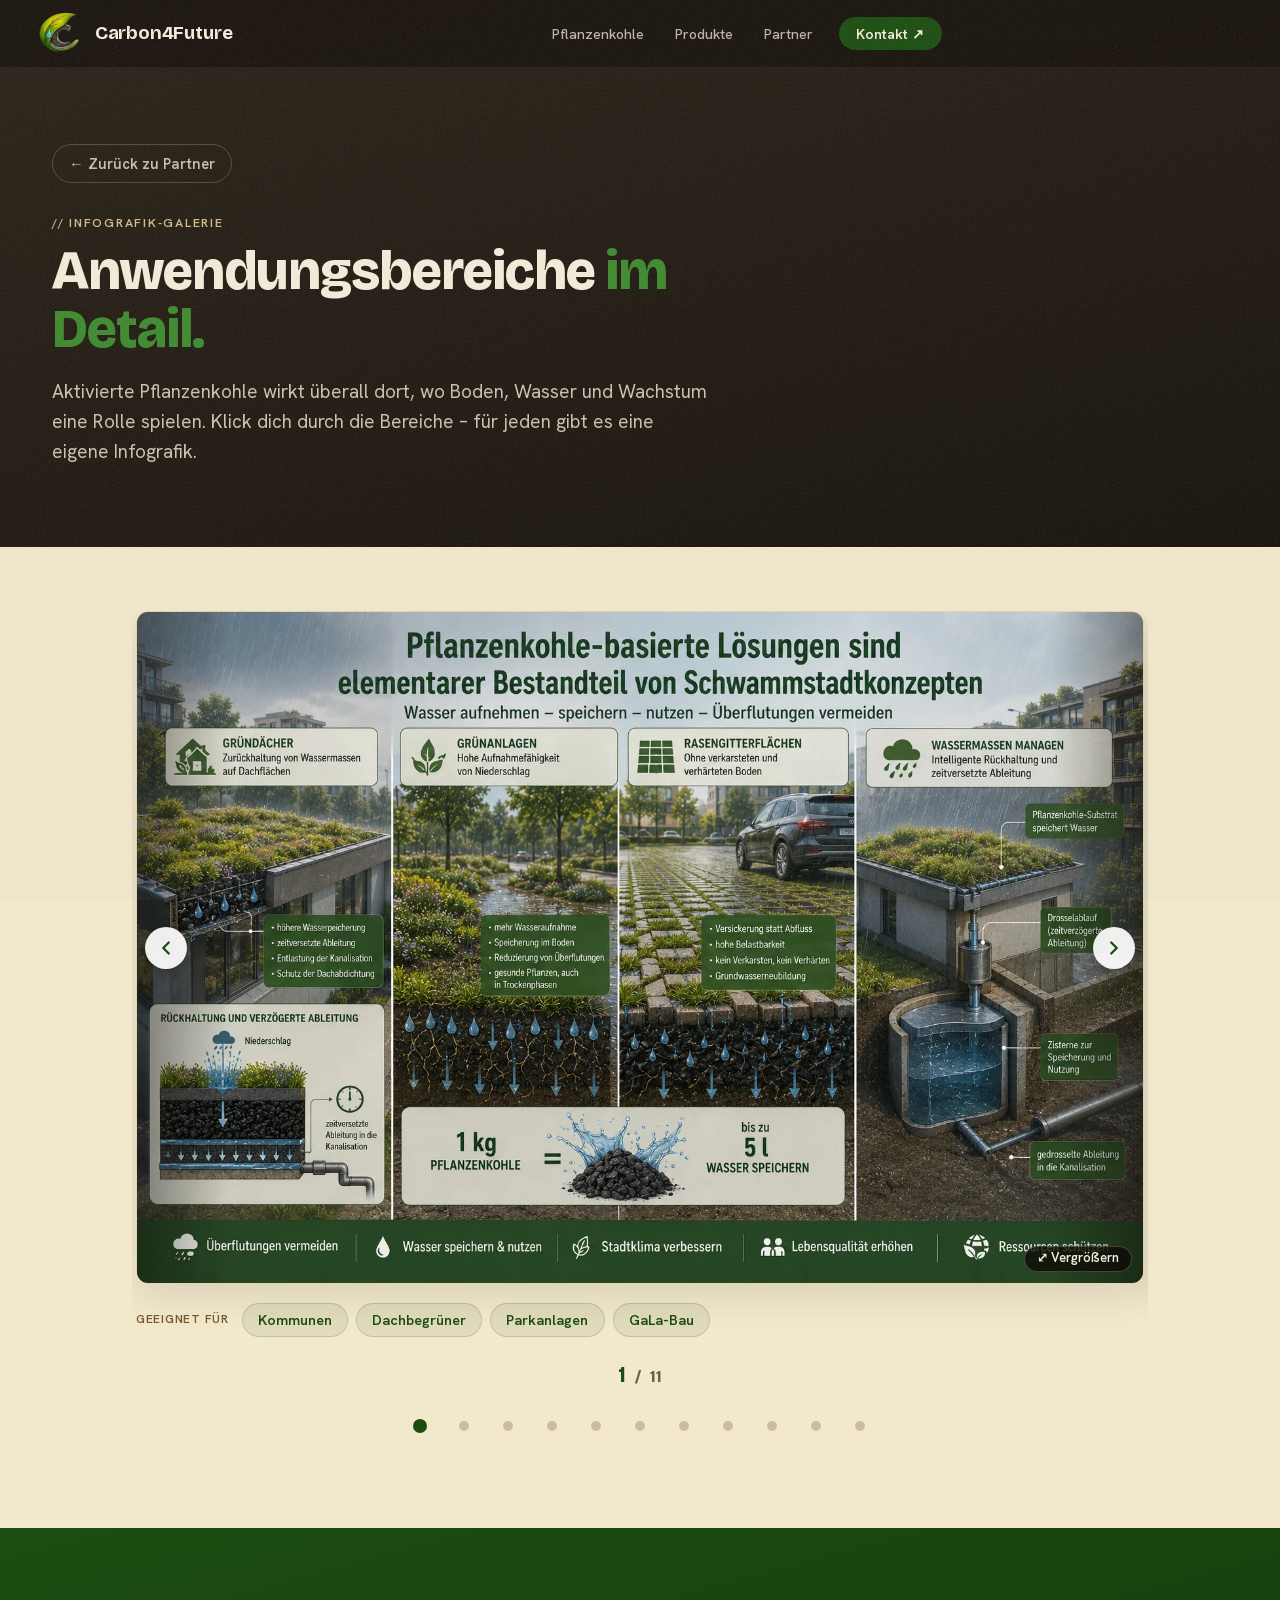
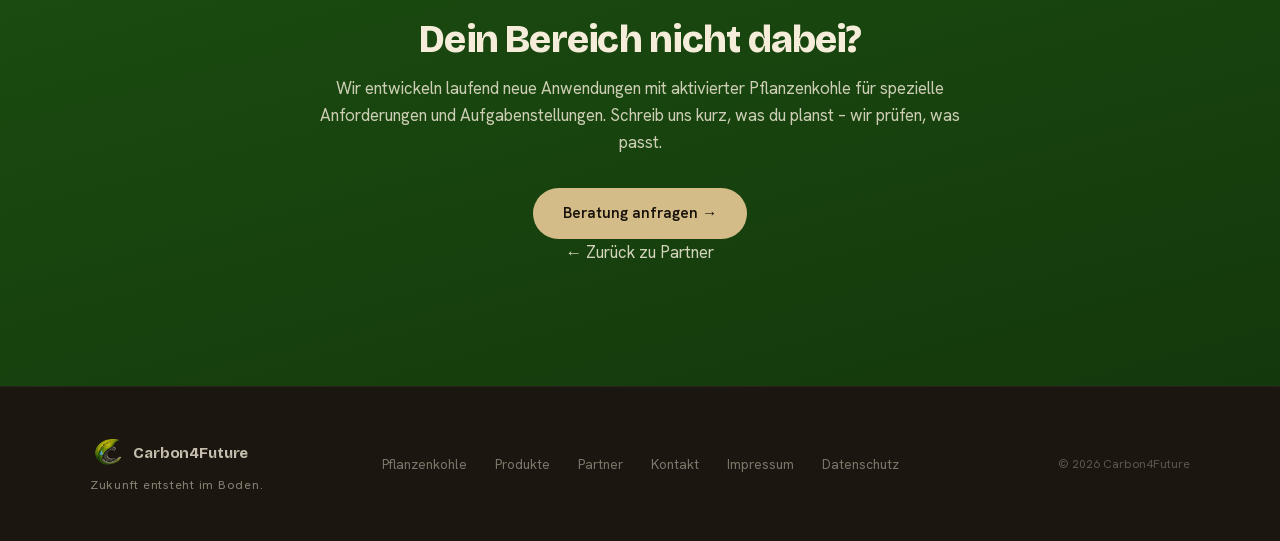
<file: anwendungsbereiche.html>
<!DOCTYPE html>
<html lang="de">
<head>
  <meta charset="UTF-8">
  <meta name="viewport" content="width=device-width, initial-scale=1.0">
  <title>Anwendungsbereiche – Carbon4Future</title>
  <meta name="description" content="Aktivierte Pflanzenkohle für GaLaBau, Stadtbäume, Schwammstadt, Kommunen, Golf, Imker, Handel und mehr. Infografik-Galerie zu jedem Anwendungsbereich.">
  <meta property="og:title" content="Anwendungsbereiche – Carbon4Future">
  <meta property="og:description" content="Infografik-Galerie: Was aktivierte Pflanzenkohle in 11 Anwendungsbereichen konkret leistet – von Schwammstadt bis Hobbygarten.">
  <meta property="og:type" content="website">
  <meta property="og:url" content="https://www.c4f.bio/anwendungsbereiche">
  <meta property="og:image" content="https://www.c4f.bio/assets/images/og-image.jpg">
  <meta property="og:image:width" content="1200">
  <meta property="og:image:height" content="630">
  <meta property="og:locale" content="de_DE">
  <meta name="twitter:card" content="summary_large_image">
  <link rel="canonical" href="https://www.c4f.bio/anwendungsbereiche">
  <link rel="icon" type="image/png" sizes="48x48" href="assets/images/favicon-48.png">
  <link rel="apple-touch-icon" href="assets/images/apple-touch-icon.png">
  <link rel="stylesheet" href="css/style.css">
</head>
<body>
  <!-- FILM-GRAIN TEXTUR (global) -->
  <div class="grain-overlay" aria-hidden="true"></div>

  <!-- Floating Zurück-Button (erscheint beim Scrollen) -->
  <a href="index.html#partner" class="sub-back-fab" id="sub-back-fab">← Zurück zu Partner</a>

  <nav class="nav" aria-label="Hauptnavigation">
    <a href="index.html" class="nav-logo" aria-label="Carbon4Future – zur Startseite">
      <img src="assets/images/logo-c4f-hd.webp" alt="Carbon4Future" class="nav-logo-img">
      <span class="nav-logo-text">Carbon4Future</span>
    </a>
    <div class="nav-pill">
      <a href="index.html#pflanzenkohle" class="nav-link">Pflanzenkohle</a>
      <a href="index.html#produkte" class="nav-link">Produkte</a>
      <a href="index.html#partner" class="nav-link">Partner</a>
      <a href="index.html#kontakt" class="nav-cta">Kontakt ↗</a>
    </div>
  </nav>

  <main class="ab">
    <header class="ab-hero">
      <div class="ab-hero-inner">
        <a href="index.html#partner" class="sub-back">← Zurück zu Partner</a>
        <p class="section-kicker">// Infografik-Galerie</p>
        <h1 class="ab-h1">Anwendungsbereiche <em>im Detail.</em></h1>
        <p class="ab-lead">Aktivierte Pflanzenkohle wirkt überall dort, wo Boden, Wasser und Wachstum eine Rolle spielen. Klick dich durch die Bereiche – für jeden gibt es eine eigene Infografik.</p>
      </div>
    </header>

    <section class="ab-carousel-section">
      <div class="ab-inner">
        <div class="ab-carousel" id="ab-carousel">
          <div class="ab-carousel-frame">
            <div class="ab-carousel-track">

              <article class="ab-slide is-active" data-idx="0">
                <h2 class="ab-card-h">Pflanzenkohle als Baustein für ein Schwammstadtkonzept</h2>
                <figure class="ab-card-img">
                  <img src="assets/images/zg-schwammstadt.webp" alt="Pflanzenkohle-basierte Lösungen für Schwammstädte: Wasser aufnehmen, speichern, nutzen und Überflutungen vermeiden" loading="lazy">
                </figure>
                <ul class="ab-card-tags">
                  <li class="ab-card-tags-label">Geeignet für</li>
                  <li>Kommunen</li>
                  <li>Dachbegrüner</li>
                  <li>Parkanlagen</li>
                  <li>GaLa-Bau</li>
                </ul>
              </article>

              <article class="ab-slide" data-idx="1">
                <h2 class="ab-card-h">Pflanzring aktiv für starke Stadtbäume – sicherer Anwuchs, kräftige Wurzeln</h2>
                <figure class="ab-card-img">
                  <img src="assets/images/zg-galabau.webp" alt="Pflanzring aktiv für starke Stadtbäume: links verdichteter Boden ohne, rechts lockerer durchwurzelter Boden mit aktivierter Pflanzenkohle" loading="lazy">
                </figure>
                <ul class="ab-card-tags">
                  <li class="ab-card-tags-label">Geeignet für</li>
                  <li>GaLa-Bau</li>
                  <li>Kommunen</li>
                  <li>Parkanlagen</li>
                </ul>
              </article>

              <article class="ab-slide" data-idx="2">
                <h2 class="ab-card-h">Pflanzenkohle-basierte Lösungen für klimaresiliente Kommunen</h2>
                <figure class="ab-card-img">
                  <img src="assets/images/zg-kommunen-new.webp" alt="Pflanzenkohle für Baumpflanzungen, Rasengitterflächen und Grünflächen in Kommunen – weniger Trockenstress, höhere Wasserspeicherung" loading="lazy">
                </figure>
                <ul class="ab-card-tags">
                  <li class="ab-card-tags-label">Geeignet für</li>
                  <li>Kommunen</li>
                  <li>GaLa-Bau</li>
                  <li>Parkanlagen</li>
                  <li>Dachbegrüner</li>
                </ul>
              </article>

              <article class="ab-slide" data-idx="3">
                <h2 class="ab-card-h">Nachhaltige Stadtentwicklung für lebenswerte Kommunen</h2>
                <figure class="ab-card-img">
                  <img src="assets/images/zg-stadtentwicklung.webp" alt="Carbon4Future verbindet kommunale Strategien zur Nachhaltigkeit mit der Intelligenz der Pflanzenkohle – Lösungen für Herausforderungen wie Klimawandel und Personalmangel" loading="lazy">
                </figure>
                <ul class="ab-card-tags">
                  <li class="ab-card-tags-label">Geeignet für</li>
                  <li>Kommunen</li>
                  <li>GaLa-Bau</li>
                  <li>Parkanlagen</li>
                </ul>
              </article>

              <article class="ab-slide" data-idx="4">
                <h2 class="ab-card-h">Intelligenz der Pflanzenkohle – Speicherung, Filtration, Bindung</h2>
                <figure class="ab-card-img">
                  <img src="assets/images/zg-intelligenz.webp" alt="Pflanzenkohle wirkt durch Speicherverhalten, Filtration von Gewässern, Bindung von Schadstoffen und als Bestandteil von Kunststoffen" loading="lazy">
                </figure>
                <ul class="ab-card-tags">
                  <li class="ab-card-tags-label">Geeignet für</li>
                  <li>Erwerbsgartenbau</li>
                  <li>Bio-Anbau &amp; Hofläden</li>
                  <li>Weingüter</li>
                  <li>Landfrauen</li>
                </ul>
              </article>

              <article class="ab-slide" data-idx="5">
                <h2 class="ab-card-h">Nachhaltige Bodenkonzepte für Golfanlagen</h2>
                <figure class="ab-card-img">
                  <img src="assets/images/zg-golf-new.webp" alt="Bodenkonzept für Golfanlagen: mehr Bodenfeuchte, weniger Aufwand und Gießwasser – widerstandsfähiges Grün" loading="lazy">
                </figure>
                <ul class="ab-card-tags">
                  <li class="ab-card-tags-label">Geeignet für</li>
                  <li>Golfanlagen</li>
                  <li>Sportvereine</li>
                  <li>Parkanlagen</li>
                </ul>
              </article>

              <article class="ab-slide" data-idx="6">
                <h2 class="ab-card-h">Partnerschaft für gesunde Bienen, blühende Vielfalt und fruchtbare Böden</h2>
                <figure class="ab-card-img">
                  <img src="assets/images/zg-imker-new.webp" alt="Aktivierte Pflanzenkohle und Brennnesselsud als Grundlage für Bodenfeuchte, blühende Vielfalt und gesunde Bienen" loading="lazy">
                </figure>
                <ul class="ab-card-tags">
                  <li class="ab-card-tags-label">Geeignet für</li>
                  <li>Imker</li>
                  <li>Bio-Anbau &amp; Hofläden</li>
                  <li>Landfrauen</li>
                  <li>Kleingärtner</li>
                </ul>
              </article>

              <article class="ab-slide" data-idx="7">
                <h2 class="ab-card-h">Nachhaltige Bodenkonzepte für Obst- und Gartenbauvereine</h2>
                <figure class="ab-card-img">
                  <img src="assets/images/zg-ogv.webp" alt="Bodensubstrate mit aktivierter Pflanzenkohle für widerstandsfähige Obst- und Gemüsekulturen" loading="lazy">
                </figure>
                <ul class="ab-card-tags">
                  <li class="ab-card-tags-label">Geeignet für</li>
                  <li>Obst- &amp; Gartenbauvereine</li>
                  <li>Kleingärtner</li>
                  <li>Bio-Anbau &amp; Hofläden</li>
                  <li>Weingüter</li>
                </ul>
              </article>

              <article class="ab-slide" data-idx="8">
                <h2 class="ab-card-h">Ausgelaugte Böden, schwaches Pflanzenwachstum, Trockenheit – die Herausforderung</h2>
                <figure class="ab-card-img">
                  <img src="assets/images/zg-boeden.webp" alt="Ausgelaugte Böden und zunehmende Trockenheit: Böden verlieren die Fähigkeit, Wasser und Nährstoffe zu binden – Anpflanzungen werden anfälliger" loading="lazy">
                </figure>
                <ul class="ab-card-tags">
                  <li class="ab-card-tags-label">Geeignet für</li>
                  <li>Erwerbsgartenbau</li>
                  <li>Agrarhandel</li>
                  <li>Kommunen</li>
                  <li>Kleingärtner</li>
                </ul>
              </article>

              <article class="ab-slide" data-idx="9">
                <h2 class="ab-card-h">Das ineinandergreifende System für Bodenaufbau und Düngung</h2>
                <figure class="ab-card-img">
                  <img src="assets/images/zg-system.webp" alt="Carbon4Future bietet ein ineinandergreifendes System: aktivierte Pflanzenkohle, Boden-Aktivprodukte und pflanzenkohlebasierte Düngung" loading="lazy">
                </figure>
                <ul class="ab-card-tags">
                  <li class="ab-card-tags-label">Geeignet für</li>
                  <li>GaLa-Bau</li>
                  <li>Erwerbsgartenbau</li>
                  <li>Bio-Anbau &amp; Hofläden</li>
                  <li>Weingüter</li>
                </ul>
              </article>

              <article class="ab-slide" data-idx="10">
                <h2 class="ab-card-h">Das Carbon4Future Sortiment im Überblick – torffrei, regional, erklärbar</h2>
                <figure class="ab-card-img">
                  <img src="assets/images/zg-haendler.webp" alt="Terra Preta, aktivierte Pflanzenkohle und Gemüsebeet mit Pflanzenkohle – das C4F Sortiment für Händler" loading="lazy">
                </figure>
                <ul class="ab-card-tags">
                  <li class="ab-card-tags-label">Geeignet für</li>
                  <li>Gartencenter &amp; Baumärkte</li>
                  <li>Lebensmittelhandel</li>
                  <li>Agrarhandel</li>
                </ul>
              </article>

            </div>
          </div>

          <div class="ab-carousel-controls">
            <div class="ab-carousel-status" aria-live="polite">
              <span class="ab-carousel-current">1</span>
              <span class="ab-carousel-sep">/</span>
              <span class="ab-carousel-total">11</span>
            </div>
          </div>

          <div class="ab-dots" role="tablist" aria-label="Direkt zur Infografik">
            <button class="ab-dot is-active" data-idx="0" aria-label="Schwammstadt"></button>
            <button class="ab-dot" data-idx="1" aria-label="Stadtbäume"></button>
            <button class="ab-dot" data-idx="2" aria-label="Kommunen"></button>
            <button class="ab-dot" data-idx="3" aria-label="Stadtentwicklung"></button>
            <button class="ab-dot" data-idx="4" aria-label="Wirkung Pflanzenkohle"></button>
            <button class="ab-dot" data-idx="5" aria-label="Golf"></button>
            <button class="ab-dot" data-idx="6" aria-label="Imker"></button>
            <button class="ab-dot" data-idx="7" aria-label="Obst- & Gartenbau"></button>
            <button class="ab-dot" data-idx="8" aria-label="Ausgelaugte Böden"></button>
            <button class="ab-dot" data-idx="9" aria-label="C4F System"></button>
            <button class="ab-dot" data-idx="10" aria-label="Sortiment"></button>
          </div>
        </div>
      </div>
    </section>

    <!-- CTA -->
    <section class="ab-cta">
      <div class="ab-cta-inner">
        <h2>Dein Bereich nicht dabei?</h2>
        <p>Wir entwickeln laufend neue Anwendungen mit aktivierter Pflanzenkohle für spezielle Anforderungen und Aufgabenstellungen. Schreib uns kurz, was du planst – wir prüfen, was passt.</p>
        <a href="index.html#kontakt" class="btn-primary">Beratung anfragen →</a>
        <p class="sub-cta-back"><a href="index.html#partner">← Zurück zu Partner</a></p>
      </div>
    </section>
  </main>

  <!-- FOOTER -->
  <footer class="footer">
    <div class="footer-inner">
      <div class="footer-brand">
        <div class="footer-brand-row">
          <img src="assets/images/logo-c4f-hd.webp" alt="Carbon4Future" loading="lazy" class="footer-logo">
          <span class="footer-brand-name">Carbon4Future</span>
        </div>
        <p class="footer-tagline">Zukunft entsteht im Boden.</p>
      </div>
      <nav class="footer-links" aria-label="Footer-Navigation">
        <a href="index.html#pflanzenkohle">Pflanzenkohle</a>
        <a href="index.html#produkte">Produkte</a>
        <a href="index.html#partner">Partner</a>
        <a href="index.html#kontakt">Kontakt</a>
        <a href="impressum.html">Impressum</a>
        <a href="datenschutz.html">Datenschutz</a>
      </nav>
      <div class="footer-copy">© 2026 Carbon4Future</div>
    </div>
  </footer>

  <script>
    // ─── Floating-Zurück-Button beim Scrollen anzeigen ───
    (() => {
      const fab = document.getElementById('sub-back-fab');
      if (!fab) return;
      const toggle = () => fab.classList.toggle('is-visible', window.scrollY > 300);
      toggle();
      window.addEventListener('scroll', toggle, { passive: true });
    })();
  </script>

  <script>
    // ─── Lightbox für Infografiken ───
    (() => {
      const targets = document.querySelectorAll('.ab-card-img');
      if (!targets.length) return;
      const lb = document.createElement('div');
      lb.className = 'zg-lightbox';
      lb.setAttribute('role', 'dialog');
      lb.setAttribute('aria-modal', 'true');
      lb.innerHTML = '<img class="zg-lightbox-img" alt=""><button class="zg-lightbox-close" aria-label="Schließen">✕</button>';
      document.body.appendChild(lb);
      const lbImg = lb.querySelector('.zg-lightbox-img');
      const lbClose = lb.querySelector('.zg-lightbox-close');
      let scrollY = 0;
      let lastFocused = null;
      const open = (src, alt) => {
        lbImg.src = src;
        lbImg.alt = alt;
        lb.classList.add('open');
        lastFocused = document.activeElement;
        lbClose.focus();
        // Scroll robust sperren (auch iOS): Body fixieren, Position merken.
        scrollY = window.scrollY;
        document.body.style.position = 'fixed';
        document.body.style.top = `-${scrollY}px`;
        document.body.style.left = '0';
        document.body.style.right = '0';
        document.body.style.width = '100%';
      };
      const close = () => {
        lb.classList.remove('open');
        document.body.style.position = '';
        document.body.style.top = '';
        document.body.style.left = '';
        document.body.style.right = '';
        document.body.style.width = '';
        window.scrollTo({ top: scrollY, left: 0, behavior: 'instant' });
        if (lastFocused) lastFocused.focus();
      };
      targets.forEach((c) => {
        const img = c.querySelector('img');
        if (!img) return;
        c.style.cursor = 'zoom-in';
        c.addEventListener('click', () => open(img.currentSrc || img.src, img.alt));
        // Tap-Hint sichtbar machen
        const hint = document.createElement('span');
        hint.className = 'ab-zoom-hint';
        hint.setAttribute('aria-hidden', 'true');
        hint.textContent = '⤢ Vergrößern';
        c.appendChild(hint);
      });
      lb.addEventListener('click', (e) => { if (e.target === lb) close(); });
      lbClose.addEventListener('click', close);
      document.addEventListener('keydown', (e) => { if (e.key === 'Escape' && lb.classList.contains('open')) close(); });
      // Fokus im Dialog halten (einziges fokussierbares Element: Schließen-Button)
      lb.addEventListener('keydown', (e) => { if (e.key === 'Tab') { e.preventDefault(); lbClose.focus(); } });
    })();
  </script>

  <script>
    (() => {
      const root = document.getElementById('ab-carousel');
      if (!root) return;
      const slides = [...root.querySelectorAll('.ab-slide')];
      const dots = [...root.querySelectorAll('.ab-dot')];
      const current = root.querySelector('.ab-carousel-current');
      const total = root.querySelector('.ab-carousel-total');
      const track = root.querySelector('.ab-carousel-track');
      let idx = 0;
      total.textContent = slides.length;

      const frame = root.querySelector('.ab-carousel-frame');

      // Frame-Höhe an das aktive Bild anpassen (kein Leerraum, kein Beschnitt).
      const updateFrameHeight = () => {
        const active = slides[idx];
        if (!frame || !active) return;
        frame.style.height = active.offsetHeight + 'px';
      };

      const go = (i) => {
        idx = (i + slides.length) % slides.length;
        slides.forEach((s, n) => s.classList.toggle('is-active', n === idx));
        dots.forEach((d, n) => d.classList.toggle('is-active', n === idx));
        current.textContent = idx + 1;
        track.style.transform = `translateX(-${idx * 100}%)`;
        requestAnimationFrame(updateFrameHeight);
        setTimeout(updateFrameHeight, 600);
      };

      // Klickbare Streifen am linken/rechten Bildrand (volle Höhe) – kein
      // exaktes Treffen eines Buttons nötig, daher unabhängig von der Bildhöhe.
      const chevron = (dir) => '<span class="ab-edge-ico"><svg viewBox="0 0 24 24" fill="none" stroke="currentColor" stroke-width="2.5" stroke-linecap="round" stroke-linejoin="round" aria-hidden="true"><polyline points="' + (dir === 'prev' ? '15 18 9 12 15 6' : '9 18 15 12 9 6') + '"/></svg></span>';
      slides.forEach((s) => {
        const fig = s.querySelector('.ab-card-img');
        if (!fig) return;
        [['prev', -1, 'Vorherige Infografik'], ['next', 1, 'Nächste Infografik']].forEach(([dir, delta, label]) => {
          const b = document.createElement('button');
          b.type = 'button';
          b.className = 'ab-edge ab-edge--' + dir;
          b.setAttribute('aria-label', label);
          b.innerHTML = chevron(dir);
          b.addEventListener('click', (e) => { e.stopPropagation(); go(idx + delta); });
          fig.appendChild(b);
        });
      });

      dots.forEach((d) => d.addEventListener('click', () => go(+d.dataset.idx)));

      document.addEventListener('keydown', (e) => {
        if (e.key === 'ArrowLeft') go(idx - 1);
        if (e.key === 'ArrowRight') go(idx + 1);
      });

      // Touch swipe
      let touchStart = null;
      track.addEventListener('touchstart', (e) => { touchStart = e.touches[0].clientX; }, { passive: true });
      track.addEventListener('touchend', (e) => {
        if (touchStart === null) return;
        const diff = e.changedTouches[0].clientX - touchStart;
        if (Math.abs(diff) > 60) go(idx + (diff < 0 ? 1 : -1));
        touchStart = null;
      });

      // Frame-Höhe nachführen, wenn Bilder laden und bei Resize
      slides.forEach((s) => {
        const img = s.querySelector('img');
        if (img && !img.complete) img.addEventListener('load', updateFrameHeight);
      });
      let resizeT;
      window.addEventListener('resize', () => {
        clearTimeout(resizeT);
        resizeT = setTimeout(updateFrameHeight, 100);
      });

      go(0);
      requestAnimationFrame(updateFrameHeight);
      setTimeout(updateFrameHeight, 800);
    })();
  </script>
</body>
</html>
</file>
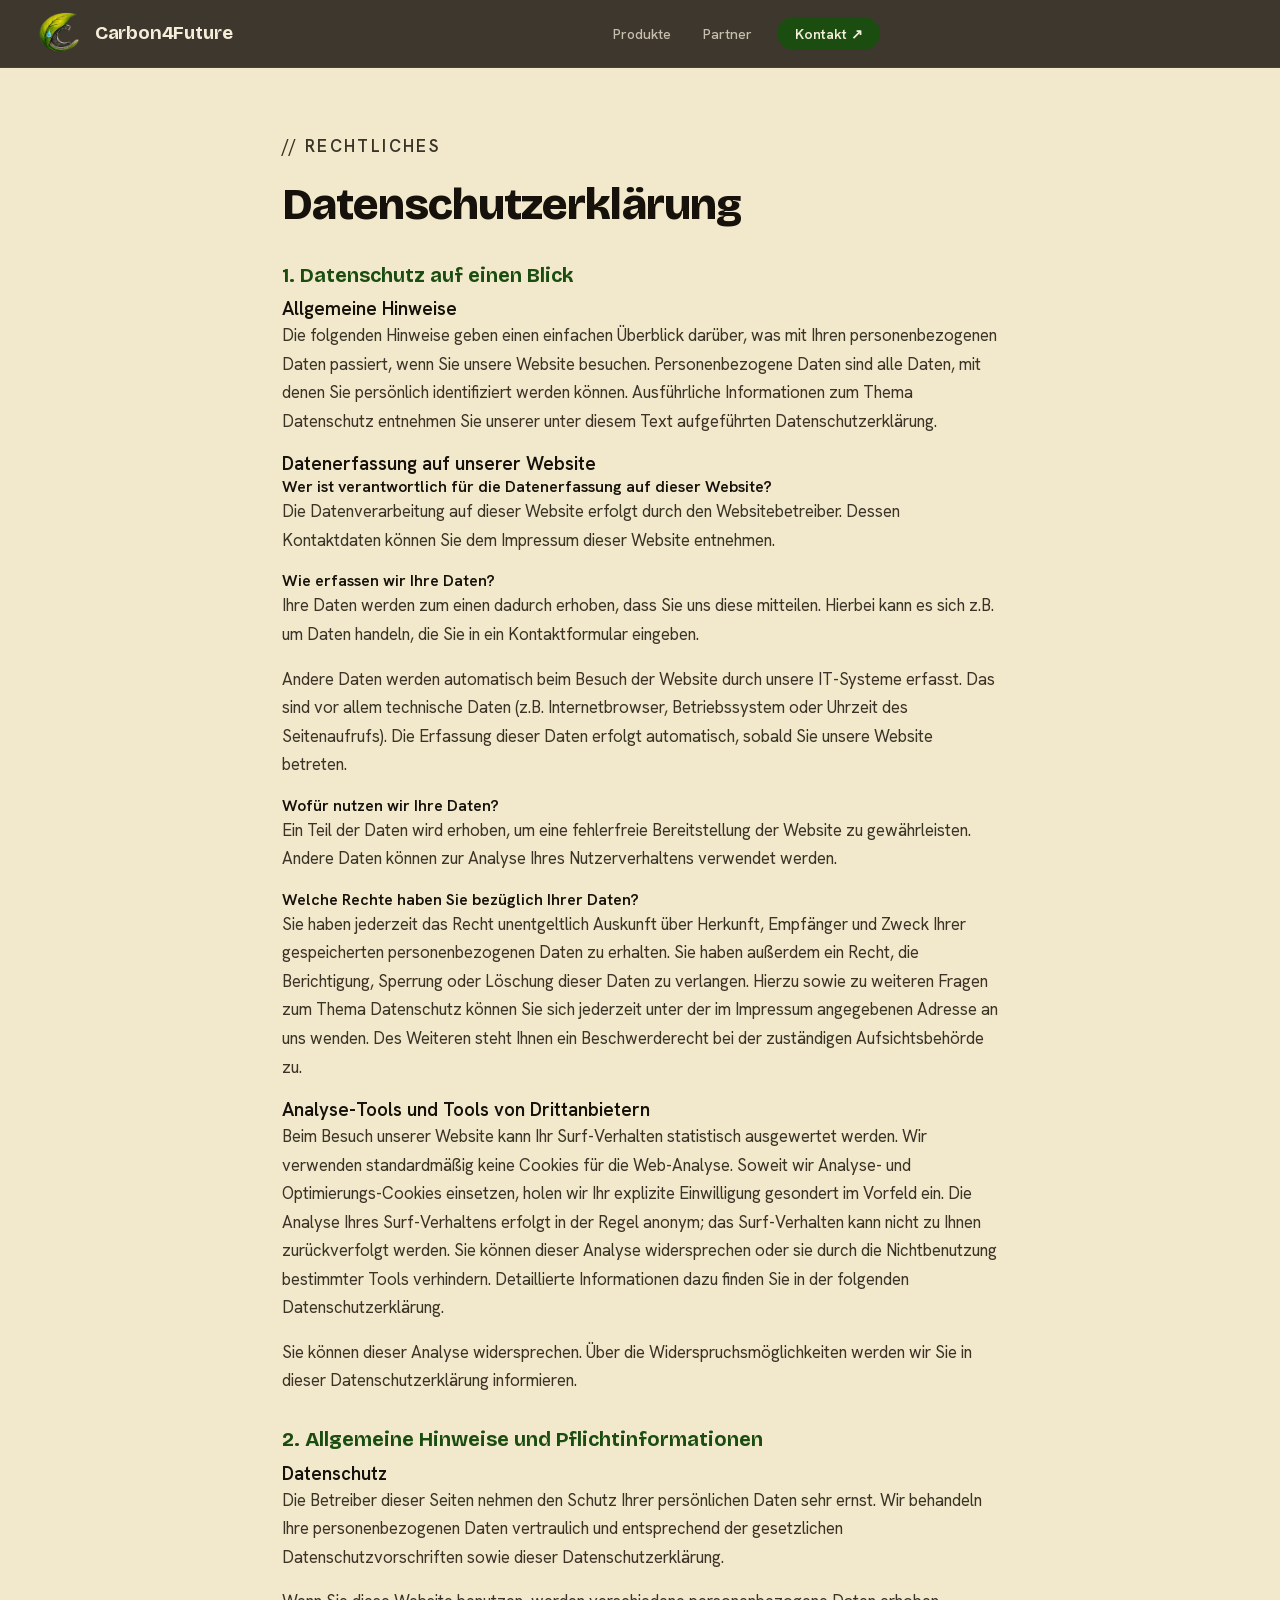
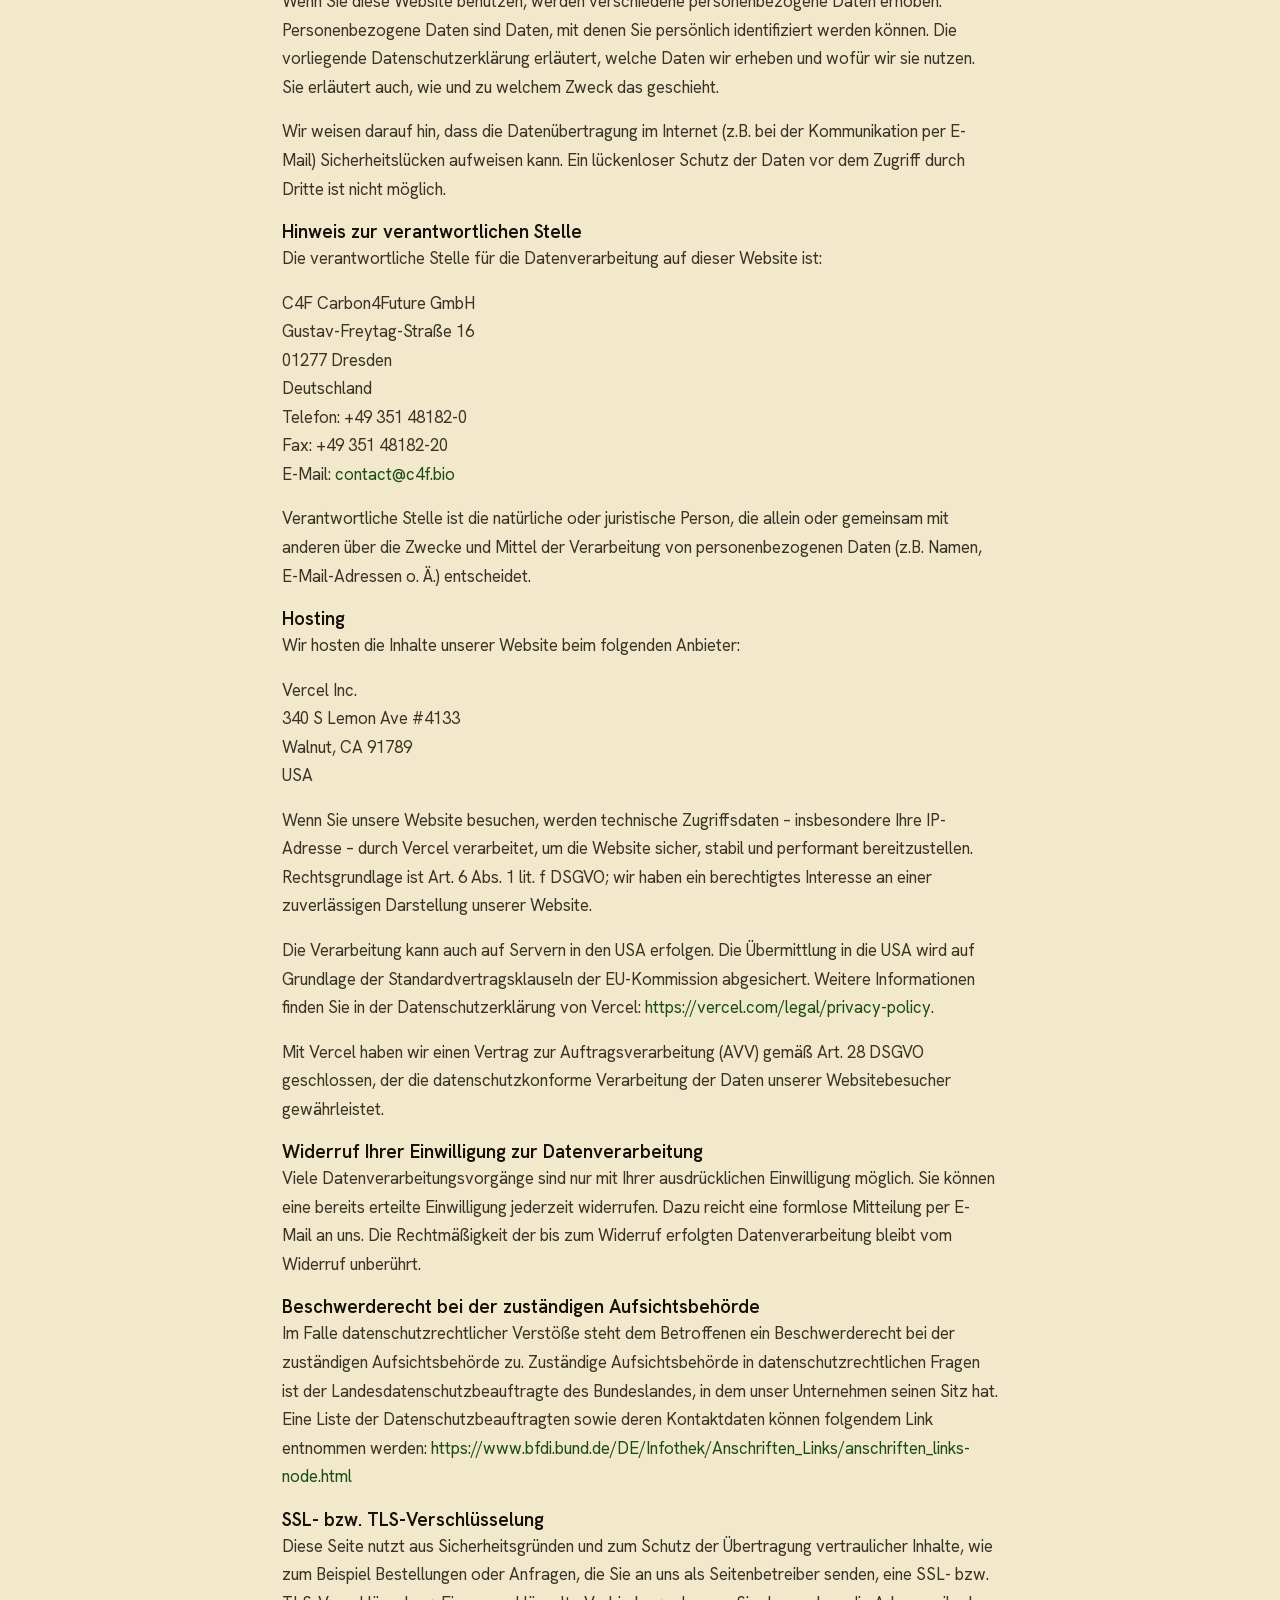
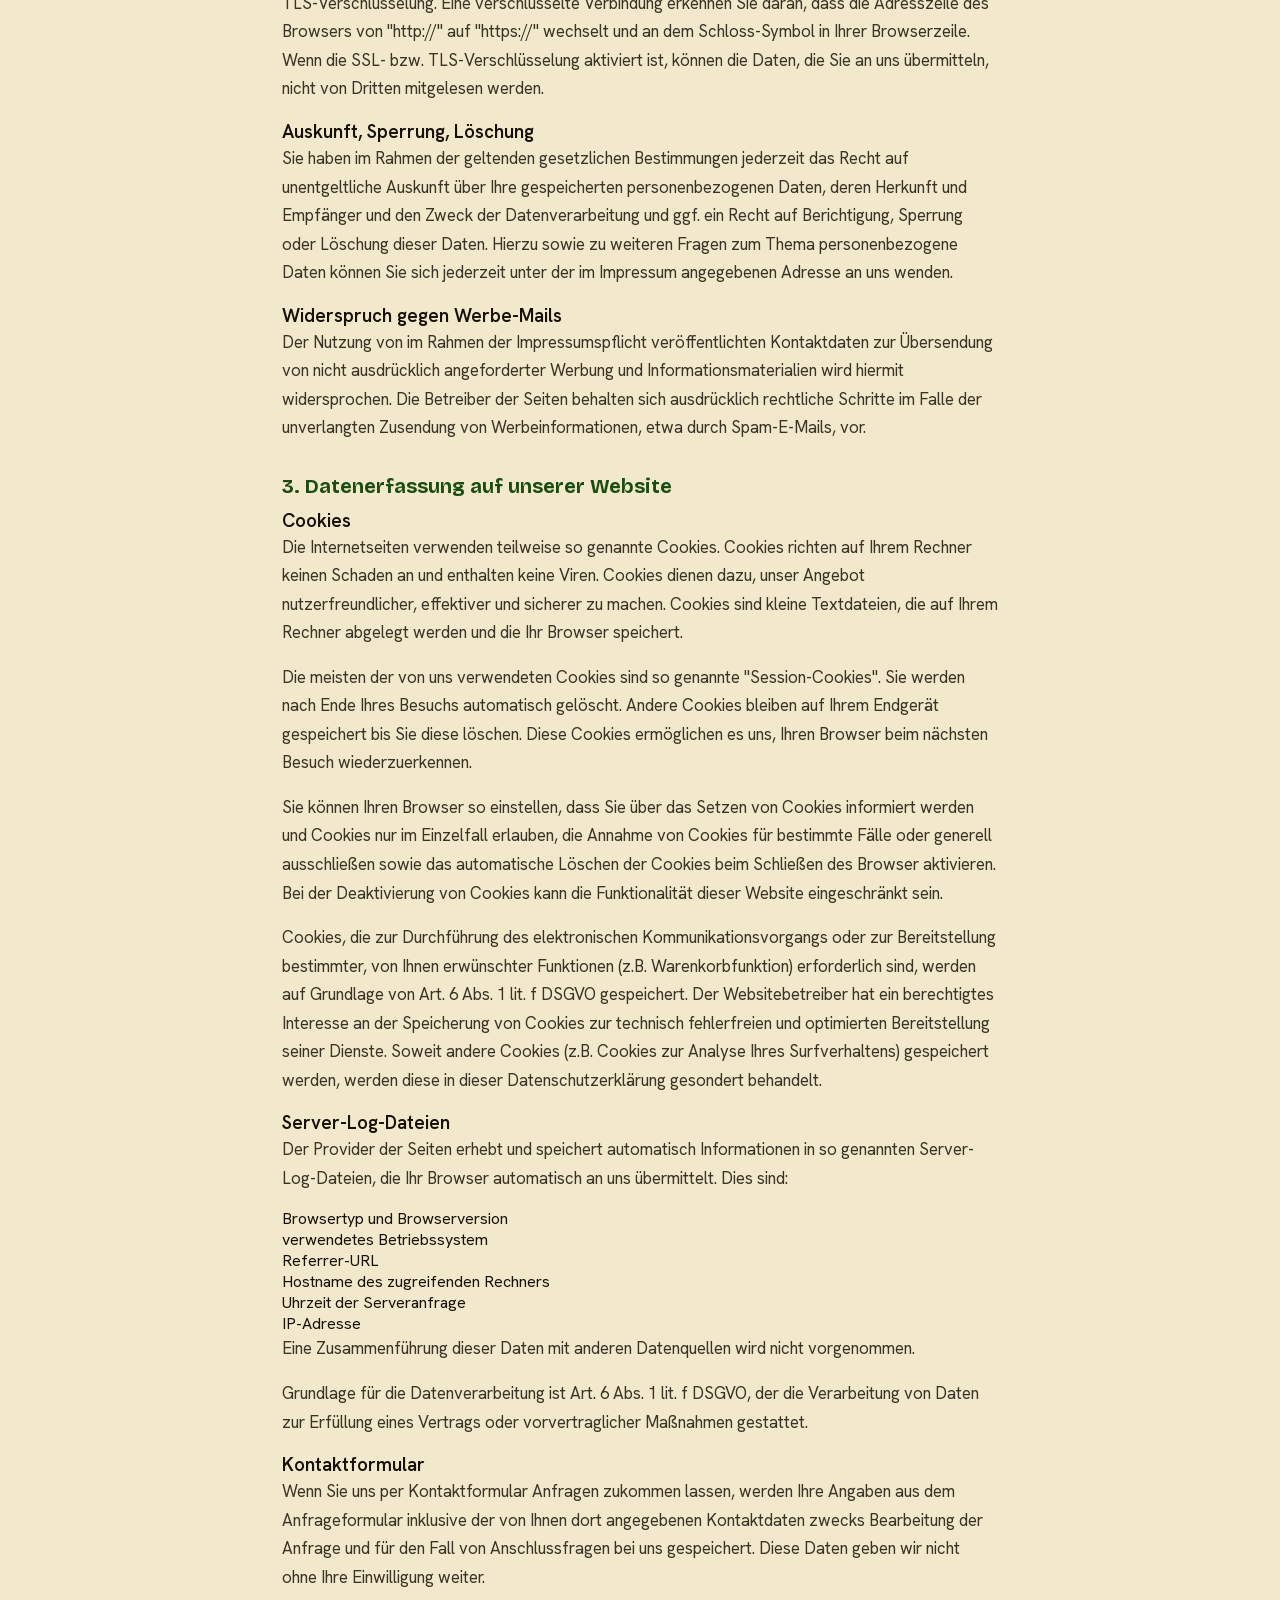
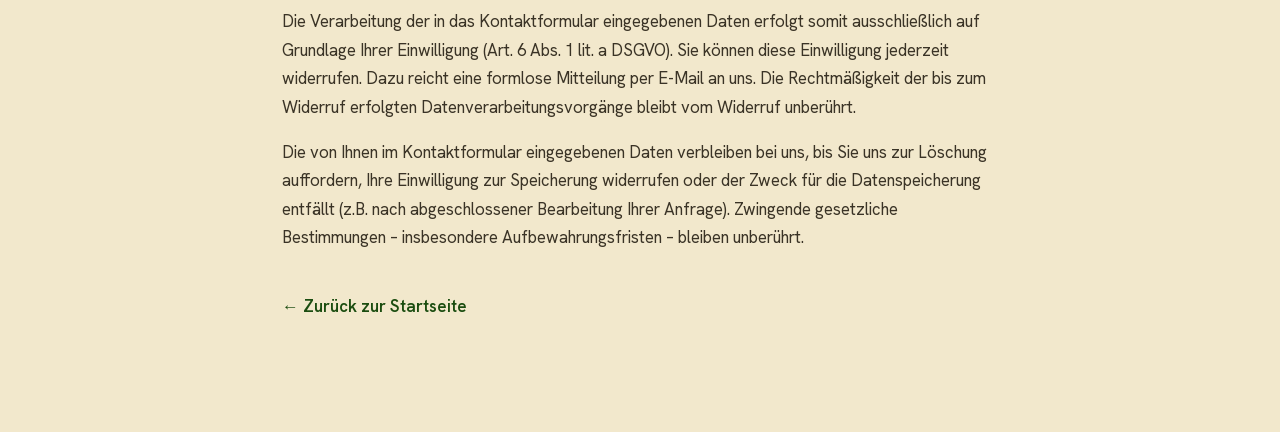
<file: datenschutz.html>
<!DOCTYPE html>
<html lang="de">
<head>
  <meta charset="UTF-8">
  <meta name="viewport" content="width=device-width, initial-scale=1.0">
  <meta name="robots" content="noindex">
  <title>Datenschutzerklärung – Carbon4Future</title>
  <link rel="icon" type="image/png" sizes="48x48" href="assets/images/favicon-48.png">
  <link rel="apple-touch-icon" href="assets/images/apple-touch-icon.png">
  <link rel="stylesheet" href="css/style.css">
</head>
<body>
  <nav class="nav" aria-label="Hauptnavigation">
    <a href="index.html" class="nav-logo" aria-label="Carbon4Future – zur Startseite">
      <img src="assets/images/logo-c4f-hd.webp" alt="Carbon4Future" class="nav-logo-img">
      <span class="nav-logo-text">Carbon4Future</span>
    </a>
    <div class="nav-pill">
      <a href="index.html#produkte" class="nav-link">Produkte</a>
      <a href="index.html#partner" class="nav-link">Partner</a>
      <a href="index.html#kontakt" class="nav-cta">Kontakt ↗</a>
    </div>
  </nav>

  <main class="legal">
    <div class="legal-inner">
      <p class="section-kicker">// Rechtliches</p>
      <h1 class="legal-h1">Datenschutzerklärung</h1>

      <h2>1. Datenschutz auf einen Blick</h2>

      <h3>Allgemeine Hinweise</h3>
      <p>Die folgenden Hinweise geben einen einfachen Überblick darüber, was mit Ihren personenbezogenen Daten passiert, wenn Sie unsere Website besuchen. Personenbezogene Daten sind alle Daten, mit denen Sie persönlich identifiziert werden können. Ausführliche Informationen zum Thema Datenschutz entnehmen Sie unserer unter diesem Text aufgeführten Datenschutzerklärung.</p>

      <h3>Datenerfassung auf unserer Website</h3>
      <h4>Wer ist verantwortlich für die Datenerfassung auf dieser Website?</h4>
      <p>Die Datenverarbeitung auf dieser Website erfolgt durch den Websitebetreiber. Dessen Kontaktdaten können Sie dem Impressum dieser Website entnehmen.</p>

      <h4>Wie erfassen wir Ihre Daten?</h4>
      <p>Ihre Daten werden zum einen dadurch erhoben, dass Sie uns diese mitteilen. Hierbei kann es sich z.B. um Daten handeln, die Sie in ein Kontaktformular eingeben.</p>

      <p>Andere Daten werden automatisch beim Besuch der Website durch unsere IT-Systeme erfasst. Das sind vor allem technische Daten (z.B. Internetbrowser, Betriebssystem oder Uhrzeit des Seitenaufrufs). Die Erfassung dieser Daten erfolgt automatisch, sobald Sie unsere Website betreten.</p>

      <h4>Wofür nutzen wir Ihre Daten?</h4>
      <p>Ein Teil der Daten wird erhoben, um eine fehlerfreie Bereitstellung der Website zu gewährleisten. Andere Daten können zur Analyse Ihres Nutzerverhaltens verwendet werden.</p>

      <h4>Welche Rechte haben Sie bezüglich Ihrer Daten?</h4>
      <p>Sie haben jederzeit das Recht unentgeltlich Auskunft über Herkunft, Empfänger und Zweck Ihrer gespeicherten personenbezogenen Daten zu erhalten. Sie haben außerdem ein Recht, die Berichtigung, Sperrung oder Löschung dieser Daten zu verlangen. Hierzu sowie zu weiteren Fragen zum Thema Datenschutz können Sie sich jederzeit unter der im Impressum angegebenen Adresse an uns wenden. Des Weiteren steht Ihnen ein Beschwerderecht bei der zuständigen Aufsichtsbehörde zu.</p>

      <h3>Analyse-Tools und Tools von Drittanbietern</h3>
      <p>Beim Besuch unserer Website kann Ihr Surf-Verhalten statistisch ausgewertet werden. Wir verwenden standardmäßig keine Cookies für die Web-Analyse. Soweit wir Analyse- und Optimierungs-Cookies einsetzen, holen wir Ihr explizite Einwilligung gesondert im Vorfeld ein. Die Analyse Ihres Surf-Verhaltens erfolgt in der Regel anonym; das Surf-Verhalten kann nicht zu Ihnen zurückverfolgt werden. Sie können dieser Analyse widersprechen oder sie durch die Nichtbenutzung bestimmter Tools verhindern. Detaillierte Informationen dazu finden Sie in der folgenden Datenschutzerklärung.</p>

      <p>Sie können dieser Analyse widersprechen. Über die Widerspruchsmöglichkeiten werden wir Sie in dieser Datenschutzerklärung informieren.</p>

      <h2>2. Allgemeine Hinweise und Pflichtinformationen</h2>

      <h3>Datenschutz</h3>
      <p>Die Betreiber dieser Seiten nehmen den Schutz Ihrer persönlichen Daten sehr ernst. Wir behandeln Ihre personenbezogenen Daten vertraulich und entsprechend der gesetzlichen Datenschutzvorschriften sowie dieser Datenschutzerklärung.</p>

      <p>Wenn Sie diese Website benutzen, werden verschiedene personenbezogene Daten erhoben. Personenbezogene Daten sind Daten, mit denen Sie persönlich identifiziert werden können. Die vorliegende Datenschutzerklärung erläutert, welche Daten wir erheben und wofür wir sie nutzen. Sie erläutert auch, wie und zu welchem Zweck das geschieht.</p>

      <p>Wir weisen darauf hin, dass die Datenübertragung im Internet (z.B. bei der Kommunikation per E-Mail) Sicherheitslücken aufweisen kann. Ein lückenloser Schutz der Daten vor dem Zugriff durch Dritte ist nicht möglich.</p>

      <h3>Hinweis zur verantwortlichen Stelle</h3>
      <p>Die verantwortliche Stelle für die Datenverarbeitung auf dieser Website ist:</p>
      <p>
        C4F Carbon4Future GmbH<br>
        Gustav-Freytag-Straße 16<br>
        01277 Dresden<br>
        Deutschland<br>
        Telefon: +49 351 48182-0<br>
        Fax: +49 351 48182-20<br>
        E-Mail: <a href="mailto:contact@c4f.bio">contact@c4f.bio</a>
      </p>

      <p>Verantwortliche Stelle ist die natürliche oder juristische Person, die allein oder gemeinsam mit anderen über die Zwecke und Mittel der Verarbeitung von personenbezogenen Daten (z.B. Namen, E-Mail-Adressen o. Ä.) entscheidet.</p>

      <h3>Hosting</h3>
      <p>Wir hosten die Inhalte unserer Website beim folgenden Anbieter:</p>
      <p>
        Vercel Inc.<br>
        340 S Lemon Ave #4133<br>
        Walnut, CA 91789<br>
        USA
      </p>
      <p>Wenn Sie unsere Website besuchen, werden technische Zugriffsdaten – insbesondere Ihre IP-Adresse – durch Vercel verarbeitet, um die Website sicher, stabil und performant bereitzustellen. Rechtsgrundlage ist Art. 6 Abs. 1 lit. f DSGVO; wir haben ein berechtigtes Interesse an einer zuverlässigen Darstellung unserer Website.</p>
      <p>Die Verarbeitung kann auch auf Servern in den USA erfolgen. Die Übermittlung in die USA wird auf Grundlage der Standardvertragsklauseln der EU-Kommission abgesichert. Weitere Informationen finden Sie in der Datenschutzerklärung von Vercel: <a href="https://vercel.com/legal/privacy-policy">https://vercel.com/legal/privacy-policy</a>.</p>
      <p>Mit Vercel haben wir einen Vertrag zur Auftragsverarbeitung (AVV) gemäß Art. 28 DSGVO geschlossen, der die datenschutzkonforme Verarbeitung der Daten unserer Websitebesucher gewährleistet.</p>

      <h3>Widerruf Ihrer Einwilligung zur Datenverarbeitung</h3>
      <p>Viele Datenverarbeitungsvorgänge sind nur mit Ihrer ausdrücklichen Einwilligung möglich. Sie können eine bereits erteilte Einwilligung jederzeit widerrufen. Dazu reicht eine formlose Mitteilung per E-Mail an uns. Die Rechtmäßigkeit der bis zum Widerruf erfolgten Datenverarbeitung bleibt vom Widerruf unberührt.</p>

      <h3>Beschwerderecht bei der zuständigen Aufsichtsbehörde</h3>
      <p>Im Falle datenschutzrechtlicher Verstöße steht dem Betroffenen ein Beschwerderecht bei der zuständigen Aufsichtsbehörde zu. Zuständige Aufsichtsbehörde in datenschutzrechtlichen Fragen ist der Landesdatenschutzbeauftragte des Bundeslandes, in dem unser Unternehmen seinen Sitz hat. Eine Liste der Datenschutzbeauftragten sowie deren Kontaktdaten können folgendem Link entnommen werden: <a href="https://www.bfdi.bund.de/DE/Infothek/Anschriften_Links/anschriften_links-node.html">https://www.bfdi.bund.de/DE/Infothek/Anschriften_Links/anschriften_links-node.html</a></p>

      <h3>SSL- bzw. TLS-Verschlüsselung</h3>
      <p>Diese Seite nutzt aus Sicherheitsgründen und zum Schutz der Übertragung vertraulicher Inhalte, wie zum Beispiel Bestellungen oder Anfragen, die Sie an uns als Seitenbetreiber senden, eine SSL- bzw. TLS-Verschlüsselung. Eine verschlüsselte Verbindung erkennen Sie daran, dass die Adresszeile des Browsers von "http://" auf "https://" wechselt und an dem Schloss-Symbol in Ihrer Browserzeile. Wenn die SSL- bzw. TLS-Verschlüsselung aktiviert ist, können die Daten, die Sie an uns übermitteln, nicht von Dritten mitgelesen werden.</p>

      <h3>Auskunft, Sperrung, Löschung</h3>
      <p>Sie haben im Rahmen der geltenden gesetzlichen Bestimmungen jederzeit das Recht auf unentgeltliche Auskunft über Ihre gespeicherten personenbezogenen Daten, deren Herkunft und Empfänger und den Zweck der Datenverarbeitung und ggf. ein Recht auf Berichtigung, Sperrung oder Löschung dieser Daten. Hierzu sowie zu weiteren Fragen zum Thema personenbezogene Daten können Sie sich jederzeit unter der im Impressum angegebenen Adresse an uns wenden.</p>

      <h3>Widerspruch gegen Werbe-Mails</h3>
      <p>Der Nutzung von im Rahmen der Impressumspflicht veröffentlichten Kontaktdaten zur Übersendung von nicht ausdrücklich angeforderter Werbung und Informationsmaterialien wird hiermit widersprochen. Die Betreiber der Seiten behalten sich ausdrücklich rechtliche Schritte im Falle der unverlangten Zusendung von Werbeinformationen, etwa durch Spam-E-Mails, vor.</p>

      <h2>3. Datenerfassung auf unserer Website</h2>

      <h3>Cookies</h3>
      <p>Die Internetseiten verwenden teilweise so genannte Cookies. Cookies richten auf Ihrem Rechner keinen Schaden an und enthalten keine Viren. Cookies dienen dazu, unser Angebot nutzerfreundlicher, effektiver und sicherer zu machen. Cookies sind kleine Textdateien, die auf Ihrem Rechner abgelegt werden und die Ihr Browser speichert.</p>

      <p>Die meisten der von uns verwendeten Cookies sind so genannte "Session-Cookies". Sie werden nach Ende Ihres Besuchs automatisch gelöscht. Andere Cookies bleiben auf Ihrem Endgerät gespeichert bis Sie diese löschen. Diese Cookies ermöglichen es uns, Ihren Browser beim nächsten Besuch wiederzuerkennen.</p>

      <p>Sie können Ihren Browser so einstellen, dass Sie über das Setzen von Cookies informiert werden und Cookies nur im Einzelfall erlauben, die Annahme von Cookies für bestimmte Fälle oder generell ausschließen sowie das automatische Löschen der Cookies beim Schließen des Browser aktivieren. Bei der Deaktivierung von Cookies kann die Funktionalität dieser Website eingeschränkt sein.</p>

      <p>Cookies, die zur Durchführung des elektronischen Kommunikationsvorgangs oder zur Bereitstellung bestimmter, von Ihnen erwünschter Funktionen (z.B. Warenkorbfunktion) erforderlich sind, werden auf Grundlage von Art. 6 Abs. 1 lit. f DSGVO gespeichert. Der Websitebetreiber hat ein berechtigtes Interesse an der Speicherung von Cookies zur technisch fehlerfreien und optimierten Bereitstellung seiner Dienste. Soweit andere Cookies (z.B. Cookies zur Analyse Ihres Surfverhaltens) gespeichert werden, werden diese in dieser Datenschutzerklärung gesondert behandelt.</p>

      <h3>Server-Log-Dateien</h3>
      <p>Der Provider der Seiten erhebt und speichert automatisch Informationen in so genannten Server-Log-Dateien, die Ihr Browser automatisch an uns übermittelt. Dies sind:</p>
      <ul>
        <li>Browsertyp und Browserversion</li>
        <li>verwendetes Betriebssystem</li>
        <li>Referrer-URL</li>
        <li>Hostname des zugreifenden Rechners</li>
        <li>Uhrzeit der Serveranfrage</li>
        <li>IP-Adresse</li>
      </ul>

      <p>Eine Zusammenführung dieser Daten mit anderen Datenquellen wird nicht vorgenommen.</p>

      <p>Grundlage für die Datenverarbeitung ist Art. 6 Abs. 1 lit. f DSGVO, der die Verarbeitung von Daten zur Erfüllung eines Vertrags oder vorvertraglicher Maßnahmen gestattet.</p>

      <h3>Kontaktformular</h3>
      <p>Wenn Sie uns per Kontaktformular Anfragen zukommen lassen, werden Ihre Angaben aus dem Anfrageformular inklusive der von Ihnen dort angegebenen Kontaktdaten zwecks Bearbeitung der Anfrage und für den Fall von Anschlussfragen bei uns gespeichert. Diese Daten geben wir nicht ohne Ihre Einwilligung weiter.</p>

      <p>Die Verarbeitung der in das Kontaktformular eingegebenen Daten erfolgt somit ausschließlich auf Grundlage Ihrer Einwilligung (Art. 6 Abs. 1 lit. a DSGVO). Sie können diese Einwilligung jederzeit widerrufen. Dazu reicht eine formlose Mitteilung per E-Mail an uns. Die Rechtmäßigkeit der bis zum Widerruf erfolgten Datenverarbeitungsvorgänge bleibt vom Widerruf unberührt.</p>

      <p>Die von Ihnen im Kontaktformular eingegebenen Daten verbleiben bei uns, bis Sie uns zur Löschung auffordern, Ihre Einwilligung zur Speicherung widerrufen oder der Zweck für die Datenspeicherung entfällt (z.B. nach abgeschlossener Bearbeitung Ihrer Anfrage). Zwingende gesetzliche Bestimmungen – insbesondere Aufbewahrungsfristen – bleiben unberührt.</p>

      <p class="legal-back"><a href="index.html">← Zurück zur Startseite</a></p>
    </div>
  </main>
</body>
</html>
</file>
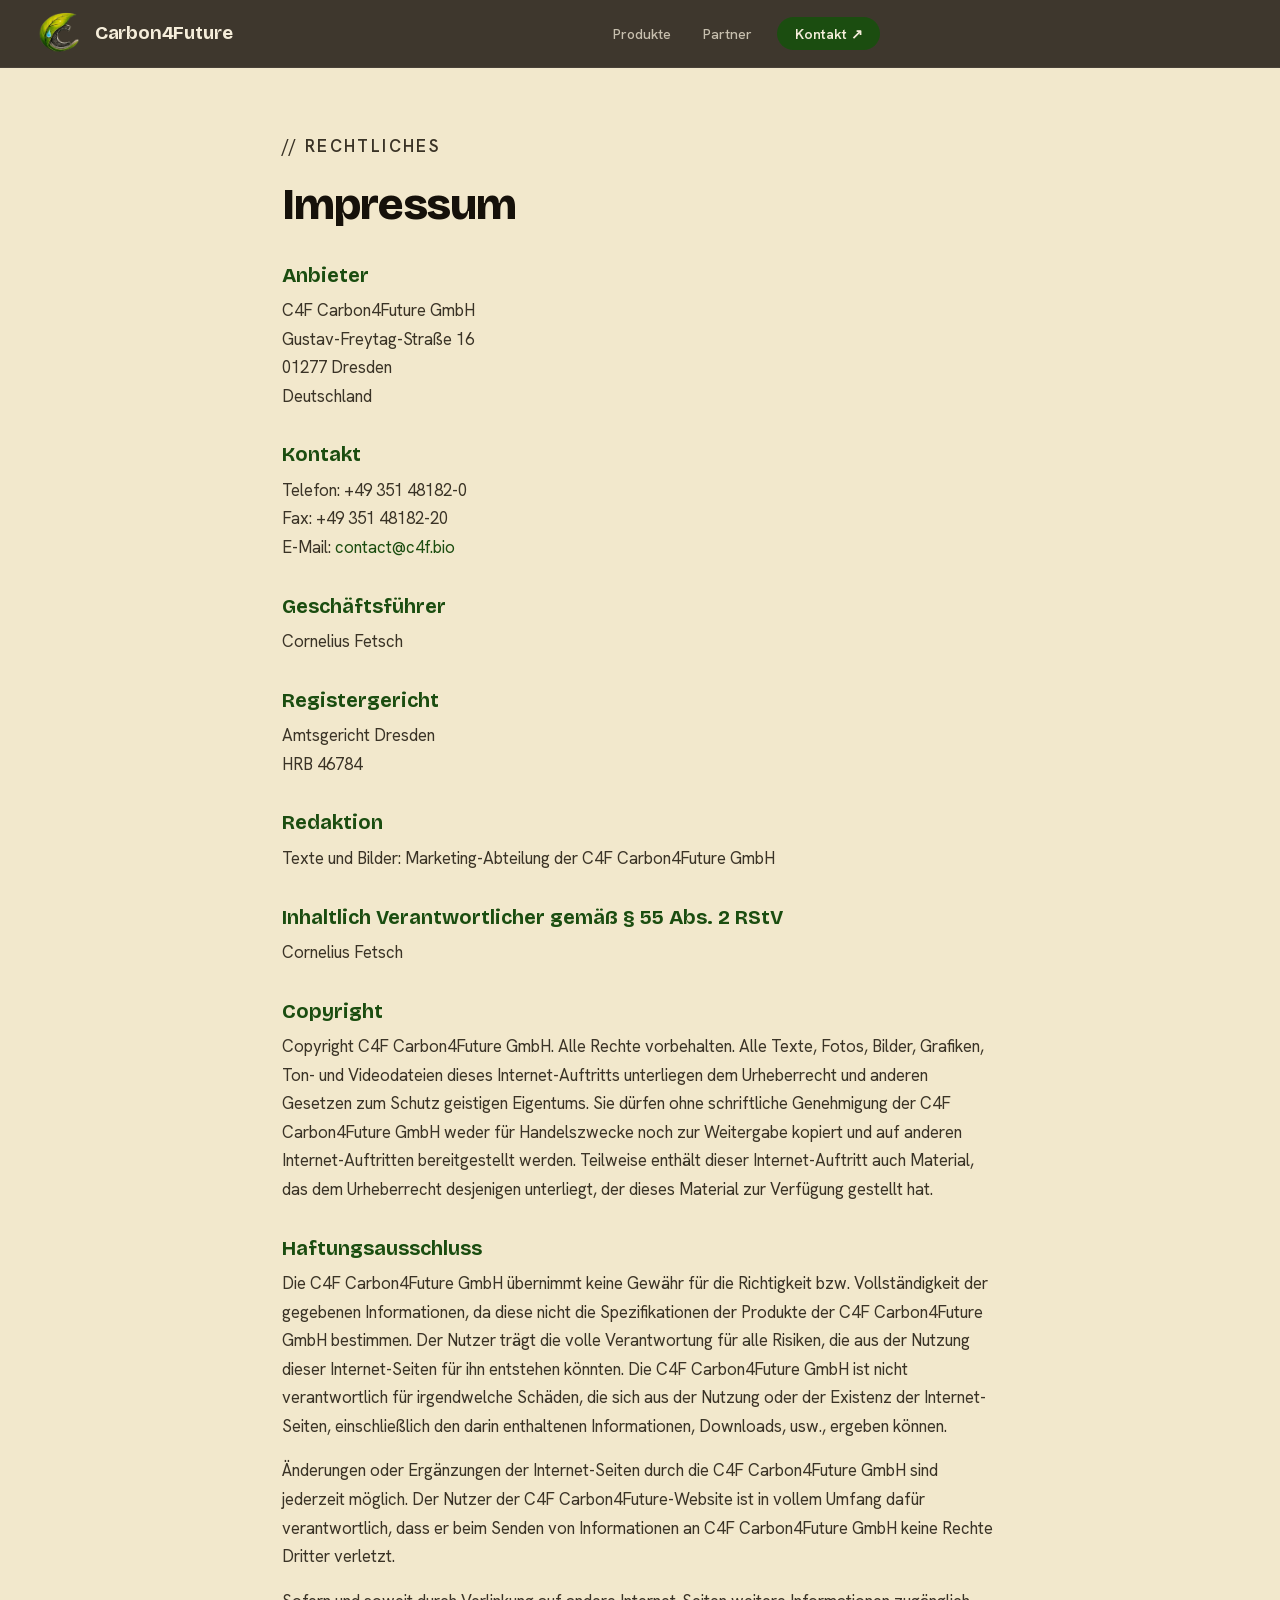
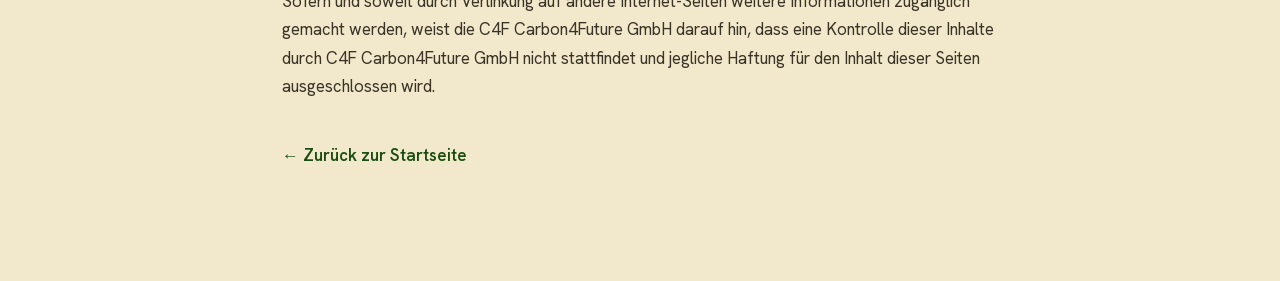
<file: impressum.html>
<!DOCTYPE html>
<html lang="de">
<head>
  <meta charset="UTF-8">
  <meta name="viewport" content="width=device-width, initial-scale=1.0">
  <meta name="robots" content="noindex">
  <title>Impressum – Carbon4Future</title>
  <link rel="icon" type="image/png" sizes="48x48" href="assets/images/favicon-48.png">
  <link rel="apple-touch-icon" href="assets/images/apple-touch-icon.png">
  <link rel="stylesheet" href="css/style.css">
</head>
<body>
  <nav class="nav" aria-label="Hauptnavigation">
    <a href="index.html" class="nav-logo" aria-label="Carbon4Future – zur Startseite">
      <img src="assets/images/logo-c4f-hd.webp" alt="Carbon4Future" class="nav-logo-img">
      <span class="nav-logo-text">Carbon4Future</span>
    </a>
    <div class="nav-pill">
      <a href="index.html#produkte" class="nav-link">Produkte</a>
      <a href="index.html#partner" class="nav-link">Partner</a>
      <a href="index.html#kontakt" class="nav-cta">Kontakt ↗</a>
    </div>
  </nav>

  <main class="legal">
    <div class="legal-inner">
      <p class="section-kicker">// Rechtliches</p>
      <h1 class="legal-h1">Impressum</h1>

      <h2>Anbieter</h2>
      <p>
        C4F Carbon4Future GmbH<br>
        Gustav-Freytag-Straße 16<br>
        01277 Dresden<br>
        Deutschland
      </p>

      <h2>Kontakt</h2>
      <p>
        Telefon: +49 351 48182-0<br>
        Fax: +49 351 48182-20<br>
        E-Mail: <a href="mailto:contact@c4f.bio">contact@c4f.bio</a>
      </p>

      <h2>Geschäftsführer</h2>
      <p>Cornelius Fetsch</p>

      <h2>Registergericht</h2>
      <p>
        Amtsgericht Dresden<br>
        HRB 46784
      </p>

      <h2>Redaktion</h2>
      <p>Texte und Bilder: Marketing-Abteilung der C4F Carbon4Future GmbH</p>

      <h2>Inhaltlich Verantwortlicher gemäß § 55 Abs. 2 RStV</h2>
      <p>Cornelius Fetsch</p>

      <h2>Copyright</h2>
      <p>Copyright C4F Carbon4Future GmbH. Alle Rechte vorbehalten. Alle Texte, Fotos, Bilder, Grafiken, Ton- und Videodateien dieses Internet-Auftritts unterliegen dem Urheberrecht und anderen Gesetzen zum Schutz geistigen Eigentums. Sie dürfen ohne schriftliche Genehmigung der C4F Carbon4Future GmbH weder für Handelszwecke noch zur Weitergabe kopiert und auf anderen Internet-Auftritten bereitgestellt werden. Teilweise enthält dieser Internet-Auftritt auch Material, das dem Urheberrecht desjenigen unterliegt, der dieses Material zur Verfügung gestellt hat.</p>

      <h2>Haftungsausschluss</h2>
      <p>Die C4F Carbon4Future GmbH übernimmt keine Gewähr für die Richtigkeit bzw. Vollständigkeit der gegebenen Informationen, da diese nicht die Spezifikationen der Produkte der C4F Carbon4Future GmbH bestimmen. Der Nutzer trägt die volle Verantwortung für alle Risiken, die aus der Nutzung dieser Internet-Seiten für ihn entstehen könnten. Die C4F Carbon4Future GmbH ist nicht verantwortlich für irgendwelche Schäden, die sich aus der Nutzung oder der Existenz der Internet-Seiten, einschließlich den darin enthaltenen Informationen, Downloads, usw., ergeben können.</p>

      <p>Änderungen oder Ergänzungen der Internet-Seiten durch die C4F Carbon4Future GmbH sind jederzeit möglich. Der Nutzer der C4F Carbon4Future-Website ist in vollem Umfang dafür verantwortlich, dass er beim Senden von Informationen an C4F Carbon4Future GmbH keine Rechte Dritter verletzt.</p>

      <p>Sofern und soweit durch Verlinkung auf andere Internet-Seiten weitere Informationen zugänglich gemacht werden, weist die C4F Carbon4Future GmbH darauf hin, dass eine Kontrolle dieser Inhalte durch C4F Carbon4Future GmbH nicht stattfindet und jegliche Haftung für den Inhalt dieser Seiten ausgeschlossen wird.</p>

      <p class="legal-back"><a href="index.html">← Zurück zur Startseite</a></p>
    </div>
  </main>
</body>
</html>
</file>
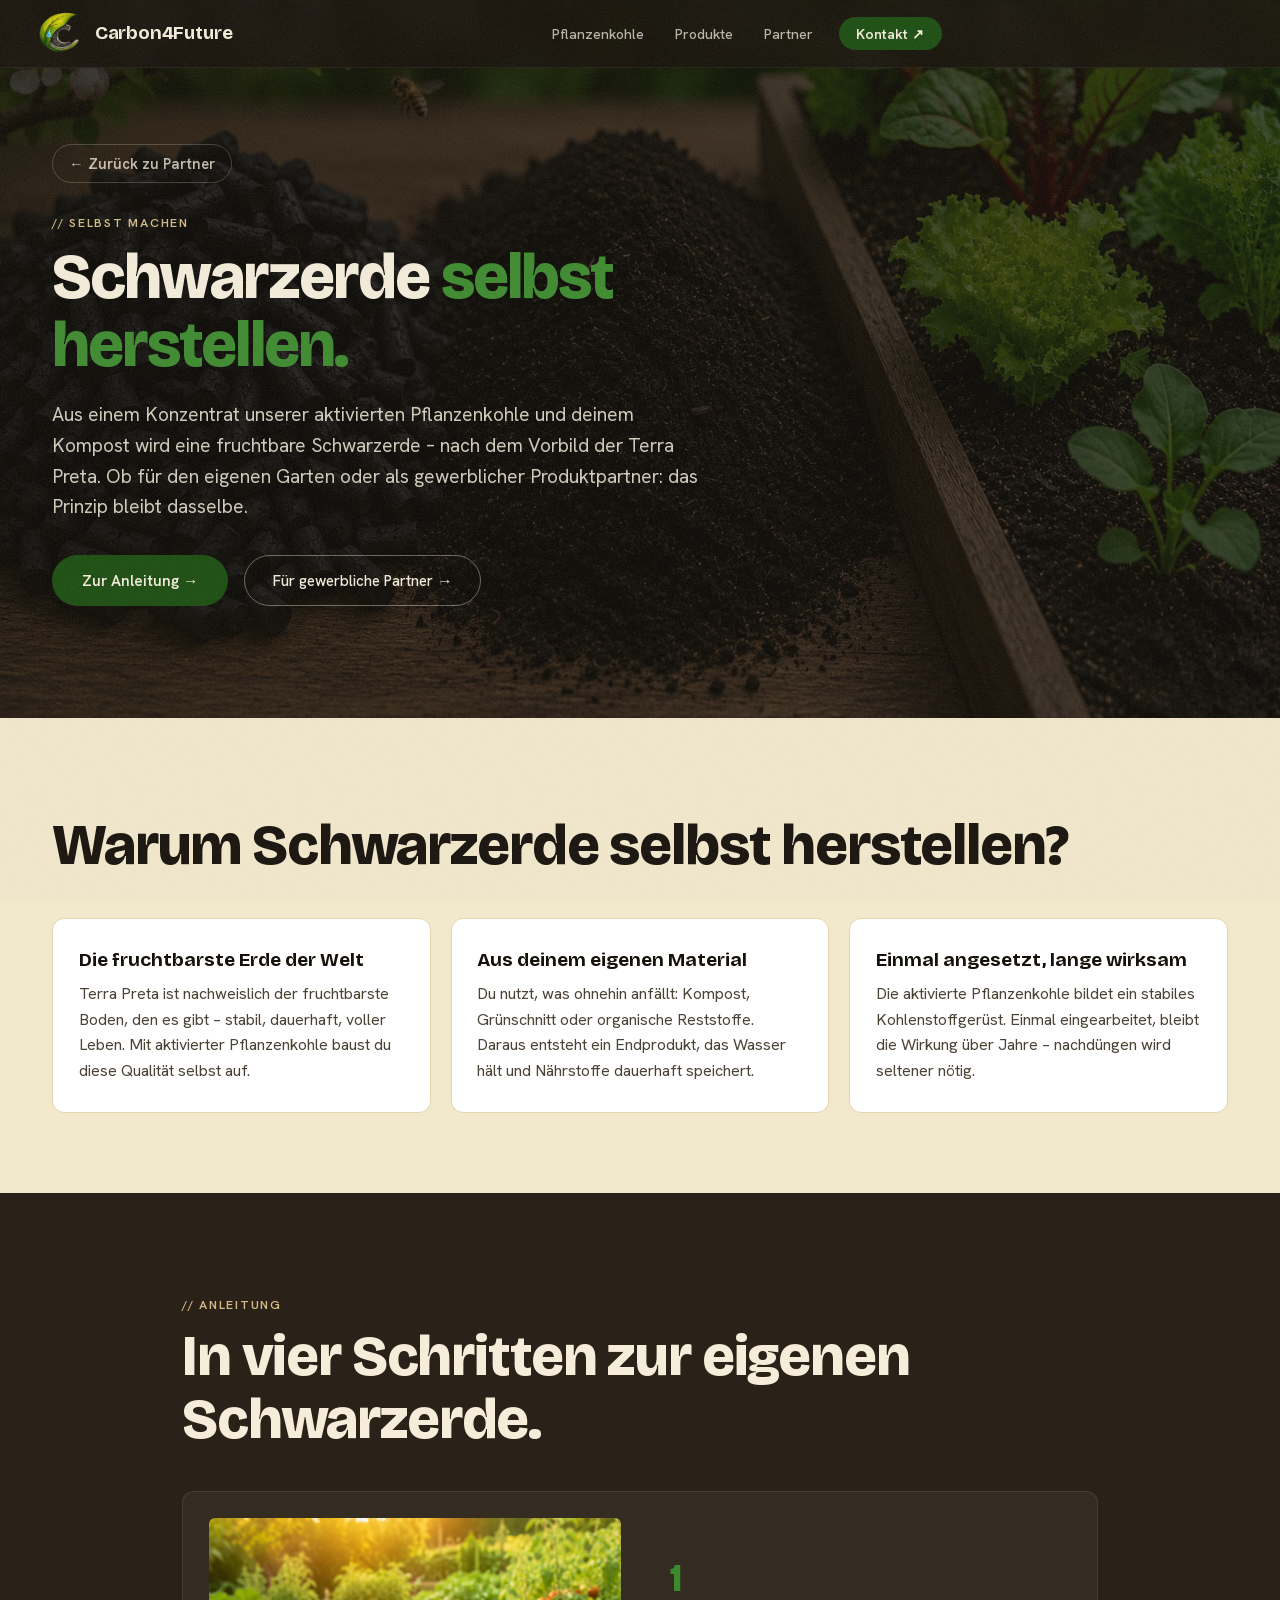
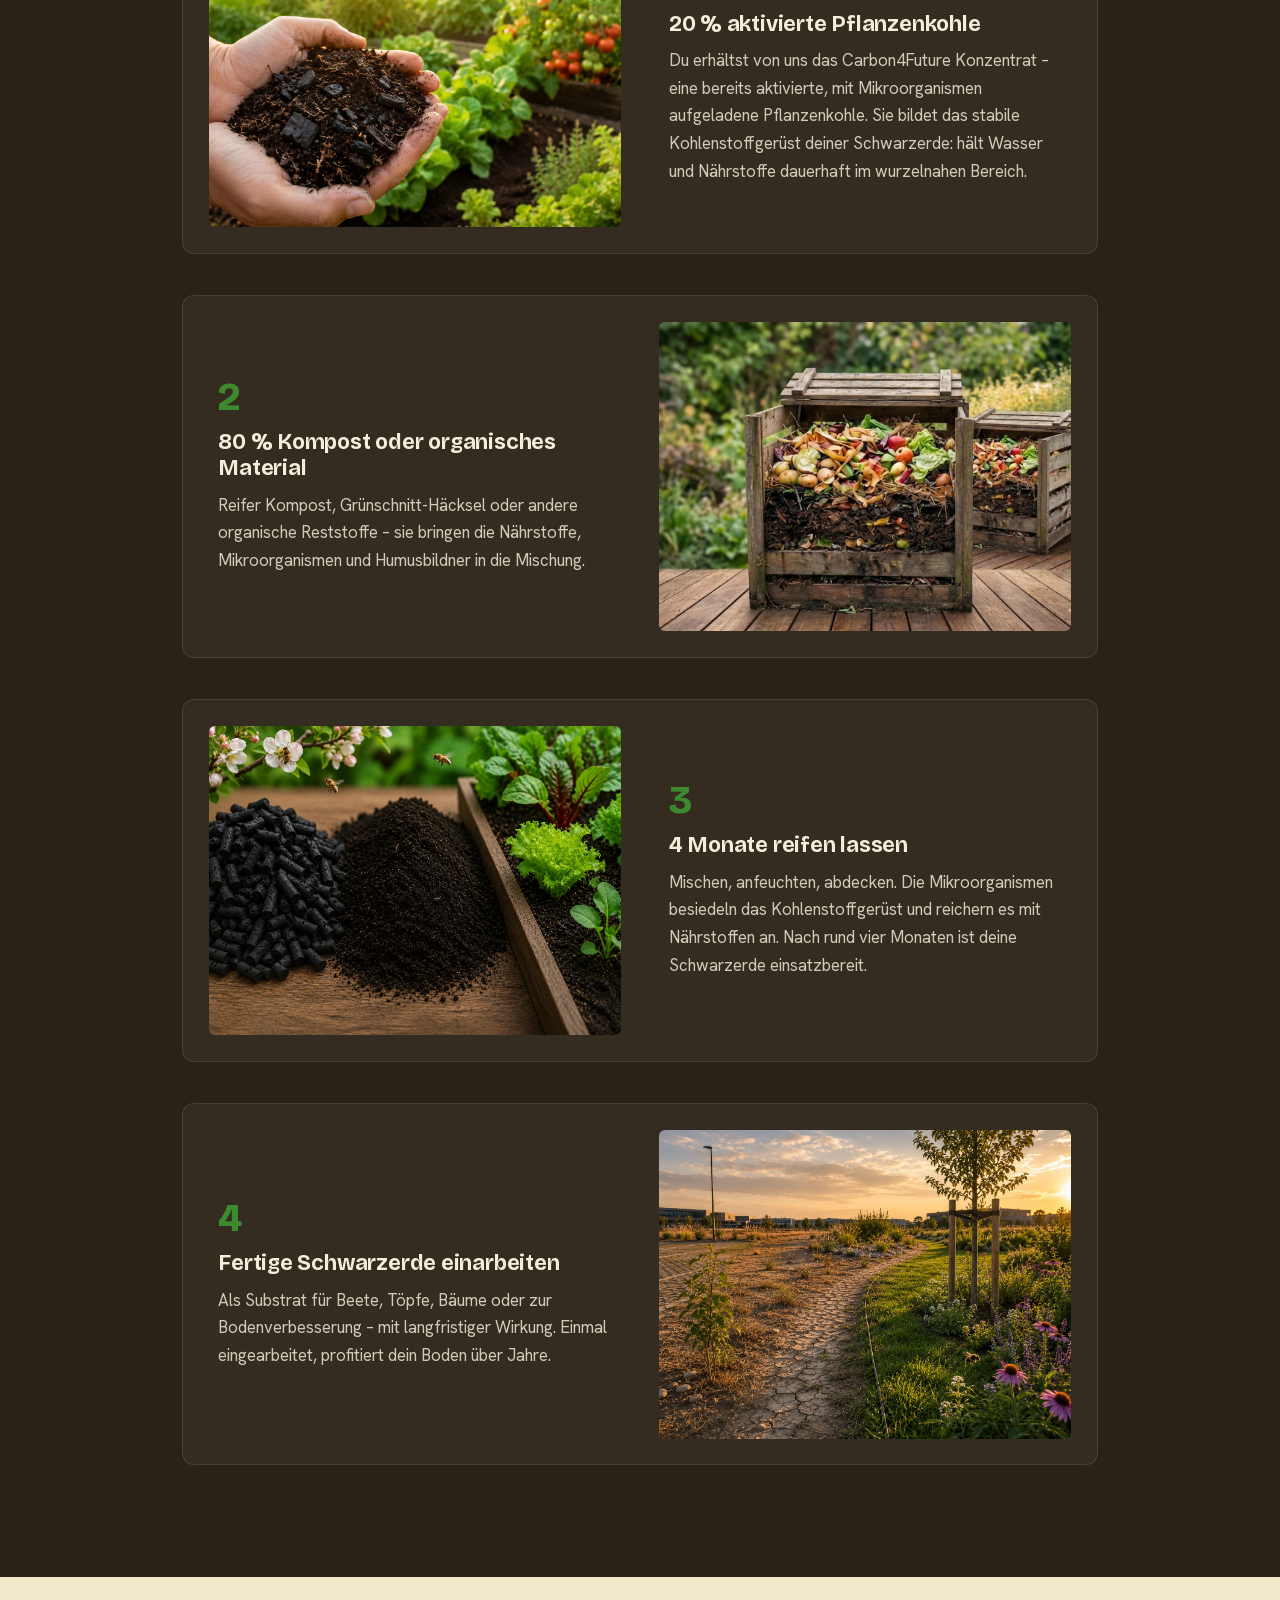
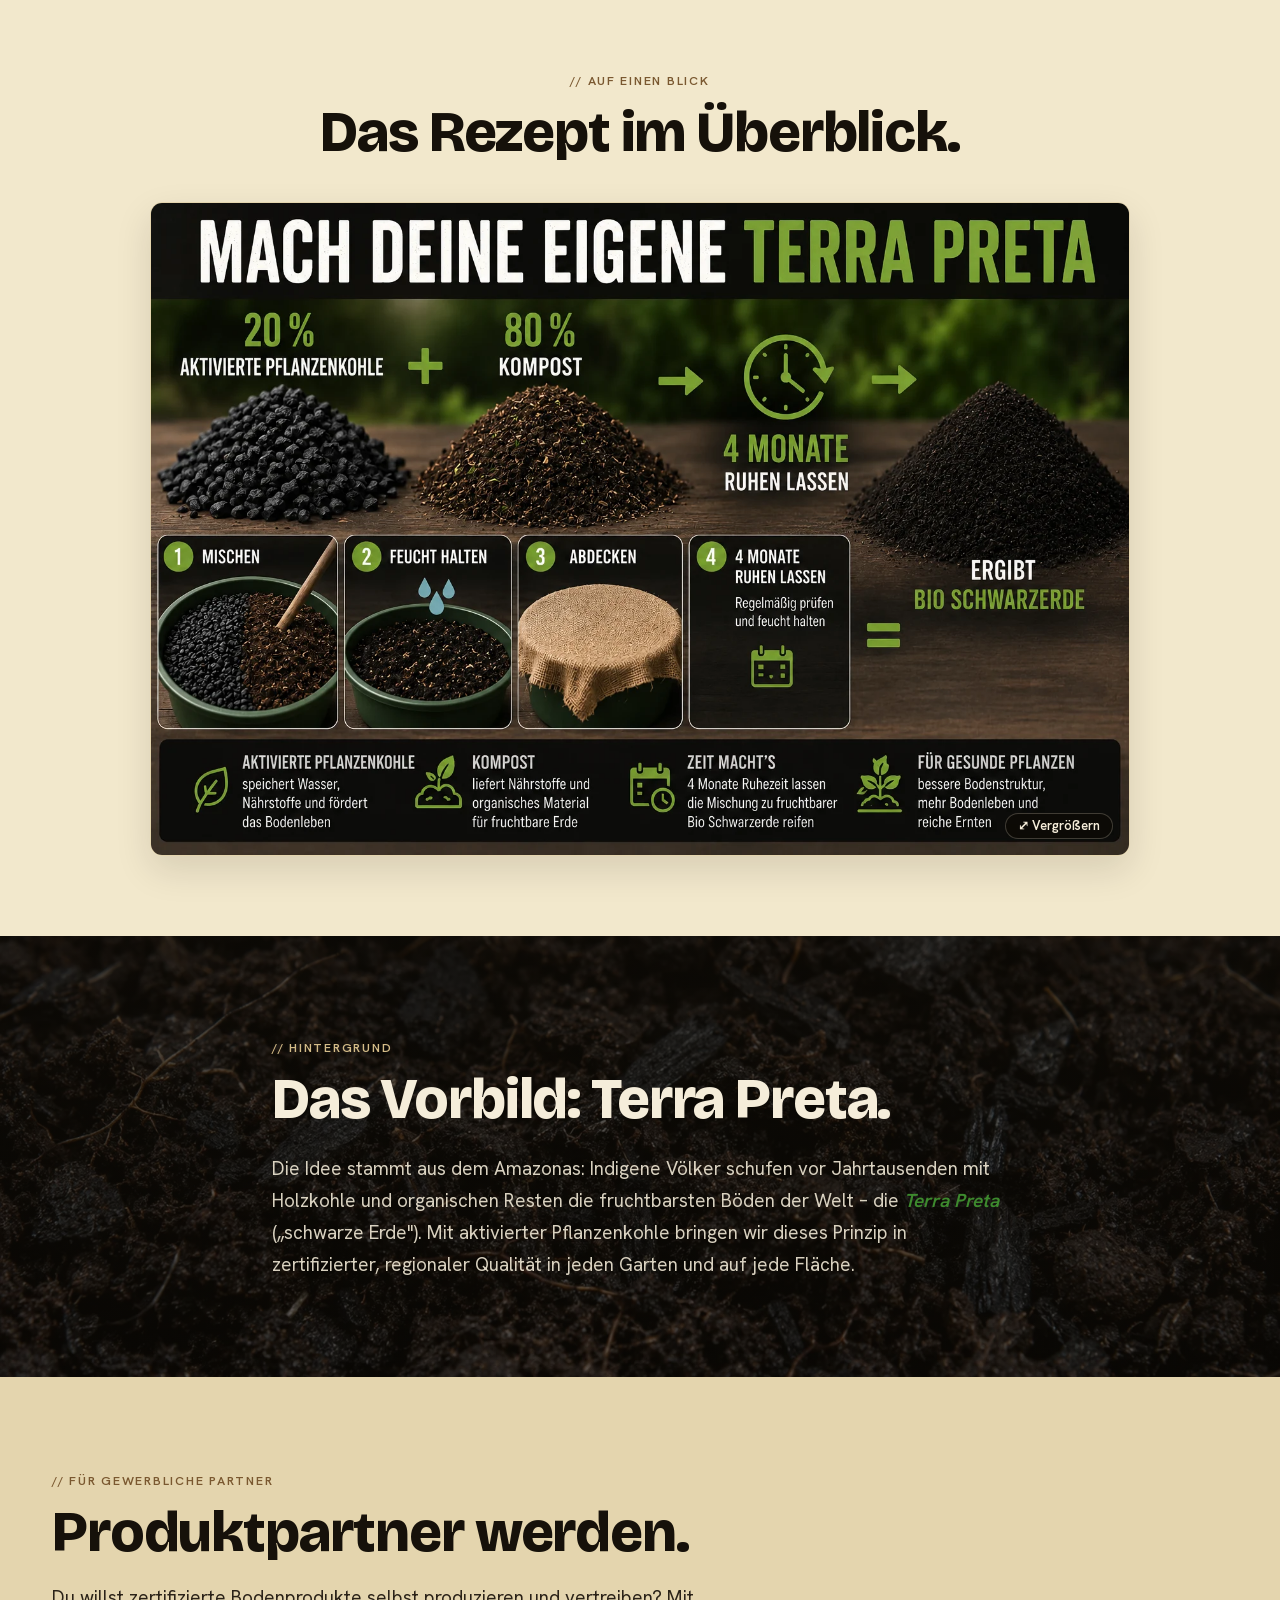
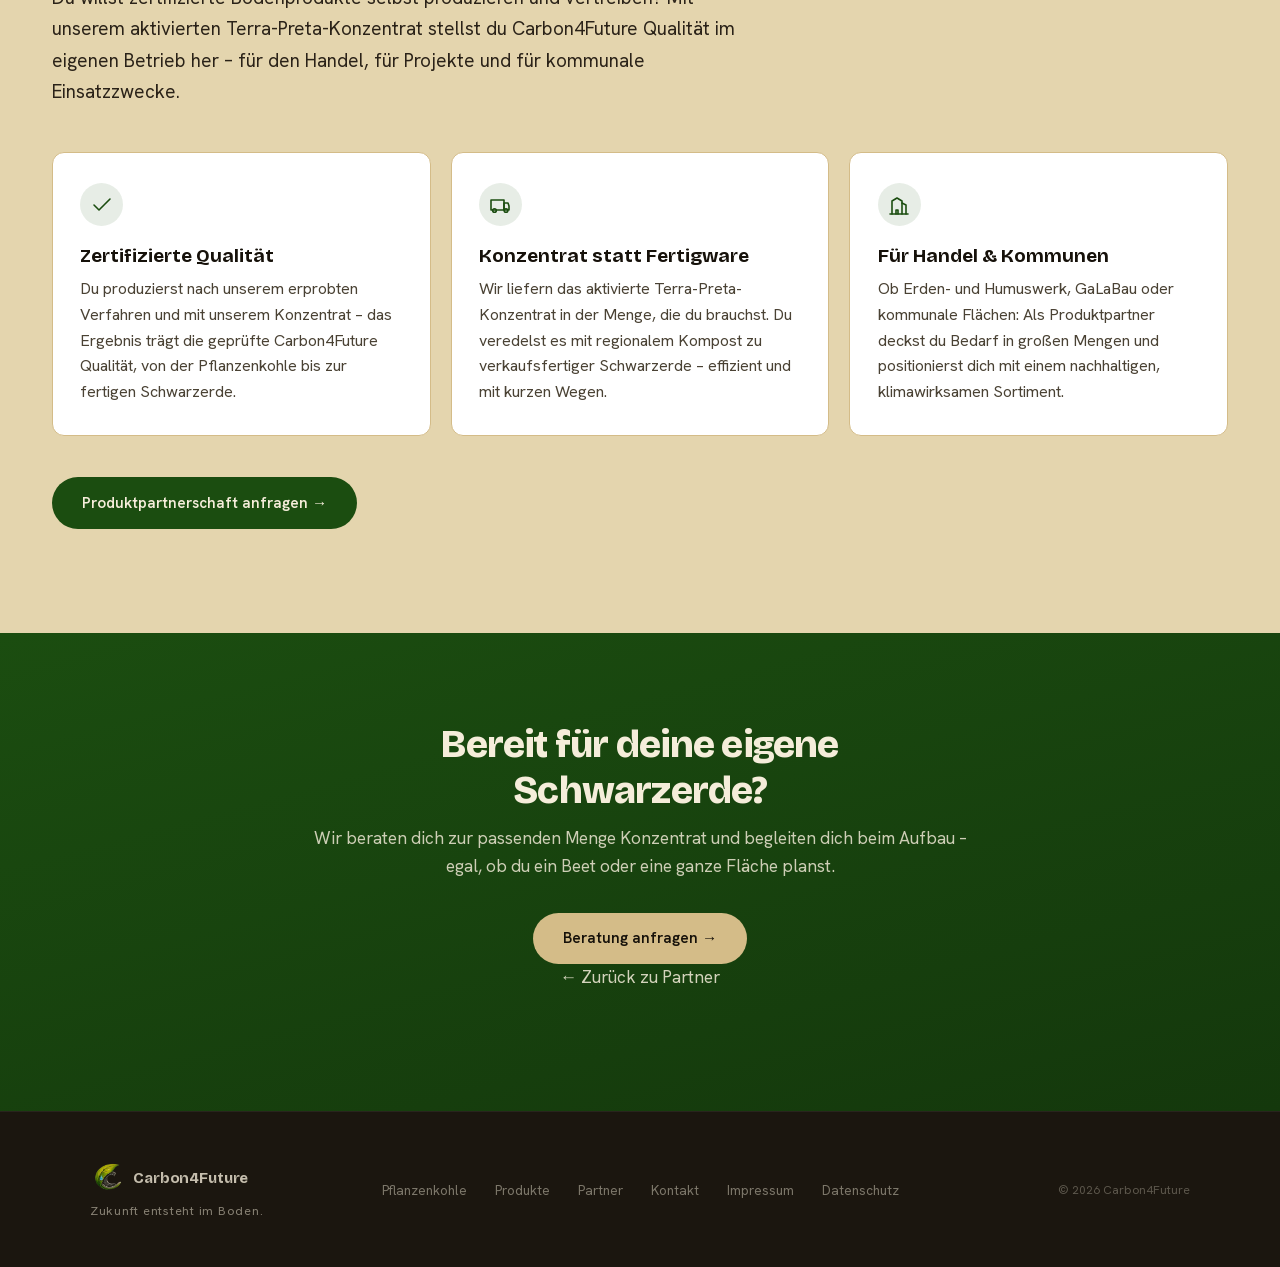
<file: schwarzerde.html>
<!DOCTYPE html>
<html lang="de">
<head>
  <meta charset="UTF-8">
  <meta name="viewport" content="width=device-width, initial-scale=1.0">
  <title>Schwarzerde selbst herstellen – Carbon4Future</title>
  <meta name="description" content="Schwarzerde selbst herstellen: Mit aktivierter Pflanzenkohle und deinem Kompost wird die fruchtbarste Erde der Welt – nach dem Vorbild der Terra Preta. Zwei Zutaten, vier Schritte, Schritt für Schritt erklärt.">
  <meta property="og:title" content="Schwarzerde selbst herstellen – Carbon4Future">
  <meta property="og:description" content="Aus aktivierter Pflanzenkohle und Kompost wird Bio-Schwarzerde nach dem Vorbild der Terra Preta. Anleitung in vier Schritten.">
  <meta property="og:type" content="article">
  <meta property="og:url" content="https://www.c4f.bio/schwarzerde">
  <meta property="og:image" content="https://www.c4f.bio/assets/images/og-image.jpg">
  <meta property="og:image:width" content="1200">
  <meta property="og:image:height" content="630">
  <meta property="og:locale" content="de_DE">
  <meta name="twitter:card" content="summary_large_image">
  <link rel="canonical" href="https://www.c4f.bio/schwarzerde">
  <link rel="icon" type="image/png" sizes="48x48" href="assets/images/favicon-48.png">
  <link rel="apple-touch-icon" href="assets/images/apple-touch-icon.png">
  <link rel="stylesheet" href="css/style.css">
</head>
<body>
  <!-- FILM-GRAIN TEXTUR (global) -->
  <div class="grain-overlay" aria-hidden="true"></div>

  <!-- Floating Zurück-Button (erscheint beim Scrollen) -->
  <a href="index.html#partner" class="sub-back-fab" id="sub-back-fab">← Zurück zu Partner</a>

  <nav class="nav" aria-label="Hauptnavigation">
    <a href="index.html" class="nav-logo" aria-label="Carbon4Future – zur Startseite">
      <img src="assets/images/logo-c4f-hd.webp" alt="Carbon4Future" class="nav-logo-img">
      <span class="nav-logo-text">Carbon4Future</span>
    </a>
    <div class="nav-pill">
      <a href="index.html#pflanzenkohle" class="nav-link">Pflanzenkohle</a>
      <a href="index.html#produkte" class="nav-link">Produkte</a>
      <a href="index.html#partner" class="nav-link">Partner</a>
      <a href="index.html#kontakt" class="nav-cta">Kontakt ↗</a>
    </div>
  </nav>

  <main class="sw">
    <!-- HEADER -->
    <header class="sw-hero">
      <div class="sw-hero-inner">
        <a href="index.html#partner" class="sub-back">← Zurück zu Partner</a>
        <p class="section-kicker">// Selbst machen</p>
        <h1 class="sw-h1">Schwarzerde <em>selbst herstellen.</em></h1>
        <p class="sw-lead">Aus einem Konzentrat unserer aktivierten Pflanzenkohle und deinem Kompost wird eine fruchtbare Schwarzerde – nach dem Vorbild der Terra Preta. Ob für den eigenen Garten oder als gewerblicher Produktpartner: das Prinzip bleibt dasselbe.</p>
        <div class="sw-hero-cta">
          <a href="#anleitung" class="btn-primary">Zur Anleitung →</a>
          <a href="#produktpartner" class="btn-ghost">Für gewerbliche Partner →</a>
        </div>
      </div>
    </header>

    <!-- WARUM -->
    <section class="sw-why">
      <div class="sw-why-inner">
        <h2 class="section-h2">Warum Schwarzerde selbst herstellen?</h2>
        <div class="sw-why-grid">
          <article class="sw-why-card">
            <h3>Die fruchtbarste Erde der Welt</h3>
            <p>Terra Preta ist nachweislich der fruchtbarste Boden, den es gibt – stabil, dauerhaft, voller Leben. Mit aktivierter Pflanzenkohle baust du diese Qualität selbst auf.</p>
          </article>
          <article class="sw-why-card">
            <h3>Aus deinem eigenen Material</h3>
            <p>Du nutzt, was ohnehin anfällt: Kompost, Grünschnitt oder organische Reststoffe. Daraus entsteht ein Endprodukt, das Wasser hält und Nährstoffe dauerhaft speichert.</p>
          </article>
          <article class="sw-why-card">
            <h3>Einmal angesetzt, lange wirksam</h3>
            <p>Die aktivierte Pflanzenkohle bildet ein stabiles Kohlenstoffgerüst. Einmal eingearbeitet, bleibt die Wirkung über Jahre – nachdüngen wird seltener nötig.</p>
          </article>
        </div>
      </div>
    </section>

    <!-- ANLEITUNG -->
    <section class="sw-steps" id="anleitung">
      <div class="sw-steps-inner">
        <p class="section-kicker section-kicker--light">// Anleitung</p>
        <h2 class="section-h2 section-h2--light">In vier Schritten zur eigenen Schwarzerde.</h2>
        <ol class="sw-step-list">
          <li class="sw-step">
            <figure class="sw-step-img">
              <img src="assets/images/pk-kohle-hand.webp" alt="Zwei Hände halten lebendige Erde mit deutlich sichtbaren Stücken aktivierter Pflanzenkohle" loading="lazy">
            </figure>
            <div class="sw-step-body">
              <div class="sw-step-num">1</div>
              <h3>20 % aktivierte Pflanzenkohle</h3>
              <p>Du erhältst von uns das Carbon4Future Konzentrat – eine bereits aktivierte, mit Mikroorganismen aufgeladene Pflanzenkohle. Sie bildet das stabile Kohlenstoffgerüst deiner Schwarzerde: hält Wasser und Nährstoffe dauerhaft im wurzelnahen Bereich.</p>
            </div>
          </li>
          <li class="sw-step sw-step--reverse">
            <figure class="sw-step-img">
              <img src="assets/images/sw-kompost.webp" alt="Reifer Komposthaufen aus Garten- und Küchenabfällen im Hintergrund eines Gemüsegartens" loading="lazy">
            </figure>
            <div class="sw-step-body">
              <div class="sw-step-num">2</div>
              <h3>80 % Kompost oder organisches Material</h3>
              <p>Reifer Kompost, Grünschnitt-Häcksel oder andere organische Reststoffe – sie bringen die Nährstoffe, Mikroorganismen und Humusbildner in die Mischung.</p>
            </div>
          </li>
          <li class="sw-step">
            <figure class="sw-step-img">
              <img src="assets/images/pk-steps-bg.webp" alt="Pflanzenkohle und Erde nebeneinander – Mischung reift zu fruchtbarer Schwarzerde" loading="lazy">
            </figure>
            <div class="sw-step-body">
              <div class="sw-step-num">3</div>
              <h3>4 Monate reifen lassen</h3>
              <p>Mischen, anfeuchten, abdecken. Die Mikroorganismen besiedeln das Kohlenstoffgerüst und reichern es mit Nährstoffen an. Nach rund vier Monaten ist deine Schwarzerde einsatzbereit.</p>
            </div>
          </li>
          <li class="sw-step sw-step--reverse">
            <figure class="sw-step-img">
              <img src="assets/images/garden-compare-wide.webp" alt="Garten links ohne, rechts mit Schwarzerde: kräftiges Wachstum, lebendige Erde, üppige Vielfalt" loading="lazy">
            </figure>
            <div class="sw-step-body">
              <div class="sw-step-num">4</div>
              <h3>Fertige Schwarzerde einarbeiten</h3>
              <p>Als Substrat für Beete, Töpfe, Bäume oder zur Bodenverbesserung – mit langfristiger Wirkung. Einmal eingearbeitet, profitiert dein Boden über Jahre.</p>
            </div>
          </li>
        </ol>
      </div>
    </section>

    <!-- REZEPT-INFOGRAFIK -->
    <section class="sw-recipe">
      <div class="sw-recipe-inner">
        <p class="section-kicker">// Auf einen Blick</p>
        <h2 class="section-h2">Das Rezept im Überblick.</h2>
        <figure class="sw-recipe-img">
          <img src="assets/images/terra-preta-recipe.webp" alt="Infografik: Mach deine eigene Terra Preta – 20 % aktivierte Pflanzenkohle plus 80 % Kompost, mischen, feucht halten, abdecken, 4 Monate reifen lassen – ergibt Bio-Schwarzerde" loading="lazy">
        </figure>
      </div>
    </section>

    <!-- HISTORIE -->
    <section class="sw-history">
      <div class="sw-history-inner">
        <p class="section-kicker section-kicker--light">// Hintergrund</p>
        <h2 class="section-h2 section-h2--light">Das Vorbild: Terra Preta.</h2>
        <p class="sw-history-text">Die Idee stammt aus dem Amazonas: Indigene Völker schufen vor Jahrtausenden mit Holzkohle und organischen Resten die fruchtbarsten Böden der Welt – die <em>Terra Preta</em> („schwarze Erde"). Mit aktivierter Pflanzenkohle bringen wir dieses Prinzip in zertifizierter, regionaler Qualität in jeden Garten und auf jede Fläche.</p>
      </div>
    </section>

    <!-- PRODUKTPARTNER (gewerblich) -->
    <section class="sw-partner" id="produktpartner">
      <div class="sw-partner-inner">
        <p class="section-kicker">// Für gewerbliche Partner</p>
        <h2 class="section-h2">Produktpartner werden.</h2>
        <p class="sw-partner-lead">Du willst zertifizierte Bodenprodukte selbst produzieren und vertreiben? Mit unserem aktivierten Terra-Preta-Konzentrat stellst du Carbon4Future Qualität im eigenen Betrieb her – für den Handel, für Projekte und für kommunale Einsatzzwecke.</p>
        <div class="sw-partner-grid">
          <article class="sw-partner-card">
            <div class="sw-partner-ic" aria-hidden="true">
              <svg viewBox="0 0 24 24" fill="none" stroke="currentColor" stroke-width="1.6" stroke-linecap="round" stroke-linejoin="round"><path d="M20 6 9 17l-5-5"/></svg>
            </div>
            <h3>Zertifizierte Qualität</h3>
            <p>Du produzierst nach unserem erprobten Verfahren und mit unserem Konzentrat – das Ergebnis trägt die geprüfte Carbon4Future Qualität, von der Pflanzenkohle bis zur fertigen Schwarzerde.</p>
          </article>
          <article class="sw-partner-card">
            <div class="sw-partner-ic" aria-hidden="true">
              <svg viewBox="0 0 24 24" fill="none" stroke="currentColor" stroke-width="1.6" stroke-linecap="round" stroke-linejoin="round"><path d="M3 7h13v10H3z"/><path d="M16 10h4l1 3v4h-5z"/><circle cx="6.5" cy="17.5" r="1.8"/><circle cx="18" cy="17.5" r="1.8"/></svg>
            </div>
            <h3>Konzentrat statt Fertigware</h3>
            <p>Wir liefern das aktivierte Terra-Preta-Konzentrat in der Menge, die du brauchst. Du veredelst es mit regionalem Kompost zu verkaufsfertiger Schwarzerde – effizient und mit kurzen Wegen.</p>
          </article>
          <article class="sw-partner-card">
            <div class="sw-partner-ic" aria-hidden="true">
              <svg viewBox="0 0 24 24" fill="none" stroke="currentColor" stroke-width="1.6" stroke-linecap="round" stroke-linejoin="round"><path d="M3 21h18"/><path d="M5 21V8l5-3 5 3v13"/><path d="M19 21V12l-4-2"/><path d="M9 21v-4h2v4"/></svg>
            </div>
            <h3>Für Handel &amp; Kommunen</h3>
            <p>Ob Erden- und Humuswerk, GaLaBau oder kommunale Flächen: Als Produktpartner deckst du Bedarf in großen Mengen und positionierst dich mit einem nachhaltigen, klimawirksamen Sortiment.</p>
          </article>
        </div>
        <div class="sw-partner-cta">
          <a href="index.html#kontakt" class="btn-primary">Produktpartnerschaft anfragen →</a>
        </div>
      </div>
    </section>

    <!-- CTA -->
    <section class="sw-cta">
      <div class="sw-cta-inner">
        <h2>Bereit für deine eigene Schwarzerde?</h2>
        <p>Wir beraten dich zur passenden Menge Konzentrat und begleiten dich beim Aufbau – egal, ob du ein Beet oder eine ganze Fläche planst.</p>
        <a href="index.html#kontakt" class="btn-primary">Beratung anfragen →</a>
        <p class="sw-cta-back"><a href="index.html#partner">← Zurück zu Partner</a></p>
      </div>
    </section>
  </main>

  <!-- FOOTER -->
  <footer class="footer">
    <div class="footer-inner">
      <div class="footer-brand">
        <div class="footer-brand-row">
          <img src="assets/images/logo-c4f-hd.webp" alt="Carbon4Future" loading="lazy" class="footer-logo">
          <span class="footer-brand-name">Carbon4Future</span>
        </div>
        <p class="footer-tagline">Zukunft entsteht im Boden.</p>
      </div>
      <nav class="footer-links" aria-label="Footer-Navigation">
        <a href="index.html#pflanzenkohle">Pflanzenkohle</a>
        <a href="index.html#produkte">Produkte</a>
        <a href="index.html#partner">Partner</a>
        <a href="index.html#kontakt">Kontakt</a>
        <a href="impressum.html">Impressum</a>
        <a href="datenschutz.html">Datenschutz</a>
      </nav>
      <div class="footer-copy">© 2026 Carbon4Future</div>
    </div>
  </footer>

  <script>
    // ─── Floating-Zurück-Button beim Scrollen anzeigen ───
    (() => {
      const fab = document.getElementById('sub-back-fab');
      if (!fab) return;
      const toggle = () => fab.classList.toggle('is-visible', window.scrollY > 300);
      toggle();
      window.addEventListener('scroll', toggle, { passive: true });
    })();
  </script>

  <script>
    // ─── Lightbox für Terra-Preta-Rezept-Infografik ───
    (() => {
      const targets = document.querySelectorAll('.sw-recipe-img');
      if (!targets.length) return;
      const lb = document.createElement('div');
      lb.className = 'zg-lightbox';
      lb.setAttribute('role', 'dialog');
      lb.setAttribute('aria-modal', 'true');
      lb.innerHTML = '<img class="zg-lightbox-img" alt=""><button class="zg-lightbox-close" aria-label="Schließen">✕</button>';
      document.body.appendChild(lb);
      const lbImg = lb.querySelector('.zg-lightbox-img');
      const lbClose = lb.querySelector('.zg-lightbox-close');
      let lastFocused = null;
      const open = (src, alt) => {
        lbImg.src = src;
        lbImg.alt = alt;
        lb.classList.add('open');
        lastFocused = document.activeElement;
        lbClose.focus();
        document.body.style.overflow = 'hidden';
      };
      const close = () => {
        lb.classList.remove('open');
        document.body.style.overflow = '';
        if (lastFocused) lastFocused.focus();
      };
      targets.forEach((c) => {
        const img = c.querySelector('img');
        if (!img) return;
        c.style.cursor = 'zoom-in';
        c.addEventListener('click', () => open(img.currentSrc || img.src, img.alt));
        const hint = document.createElement('span');
        hint.className = 'ab-zoom-hint';
        hint.setAttribute('aria-hidden', 'true');
        hint.textContent = '⤢ Vergrößern';
        c.appendChild(hint);
      });
      lb.addEventListener('click', (e) => { if (e.target === lb) close(); });
      lbClose.addEventListener('click', close);
      document.addEventListener('keydown', (e) => { if (e.key === 'Escape' && lb.classList.contains('open')) close(); });
      // Fokus im Dialog halten (einziges fokussierbares Element: Schließen-Button)
      lb.addEventListener('keydown', (e) => { if (e.key === 'Tab') { e.preventDefault(); lbClose.focus(); } });
    })();
  </script>
</body>
</html>
</file>
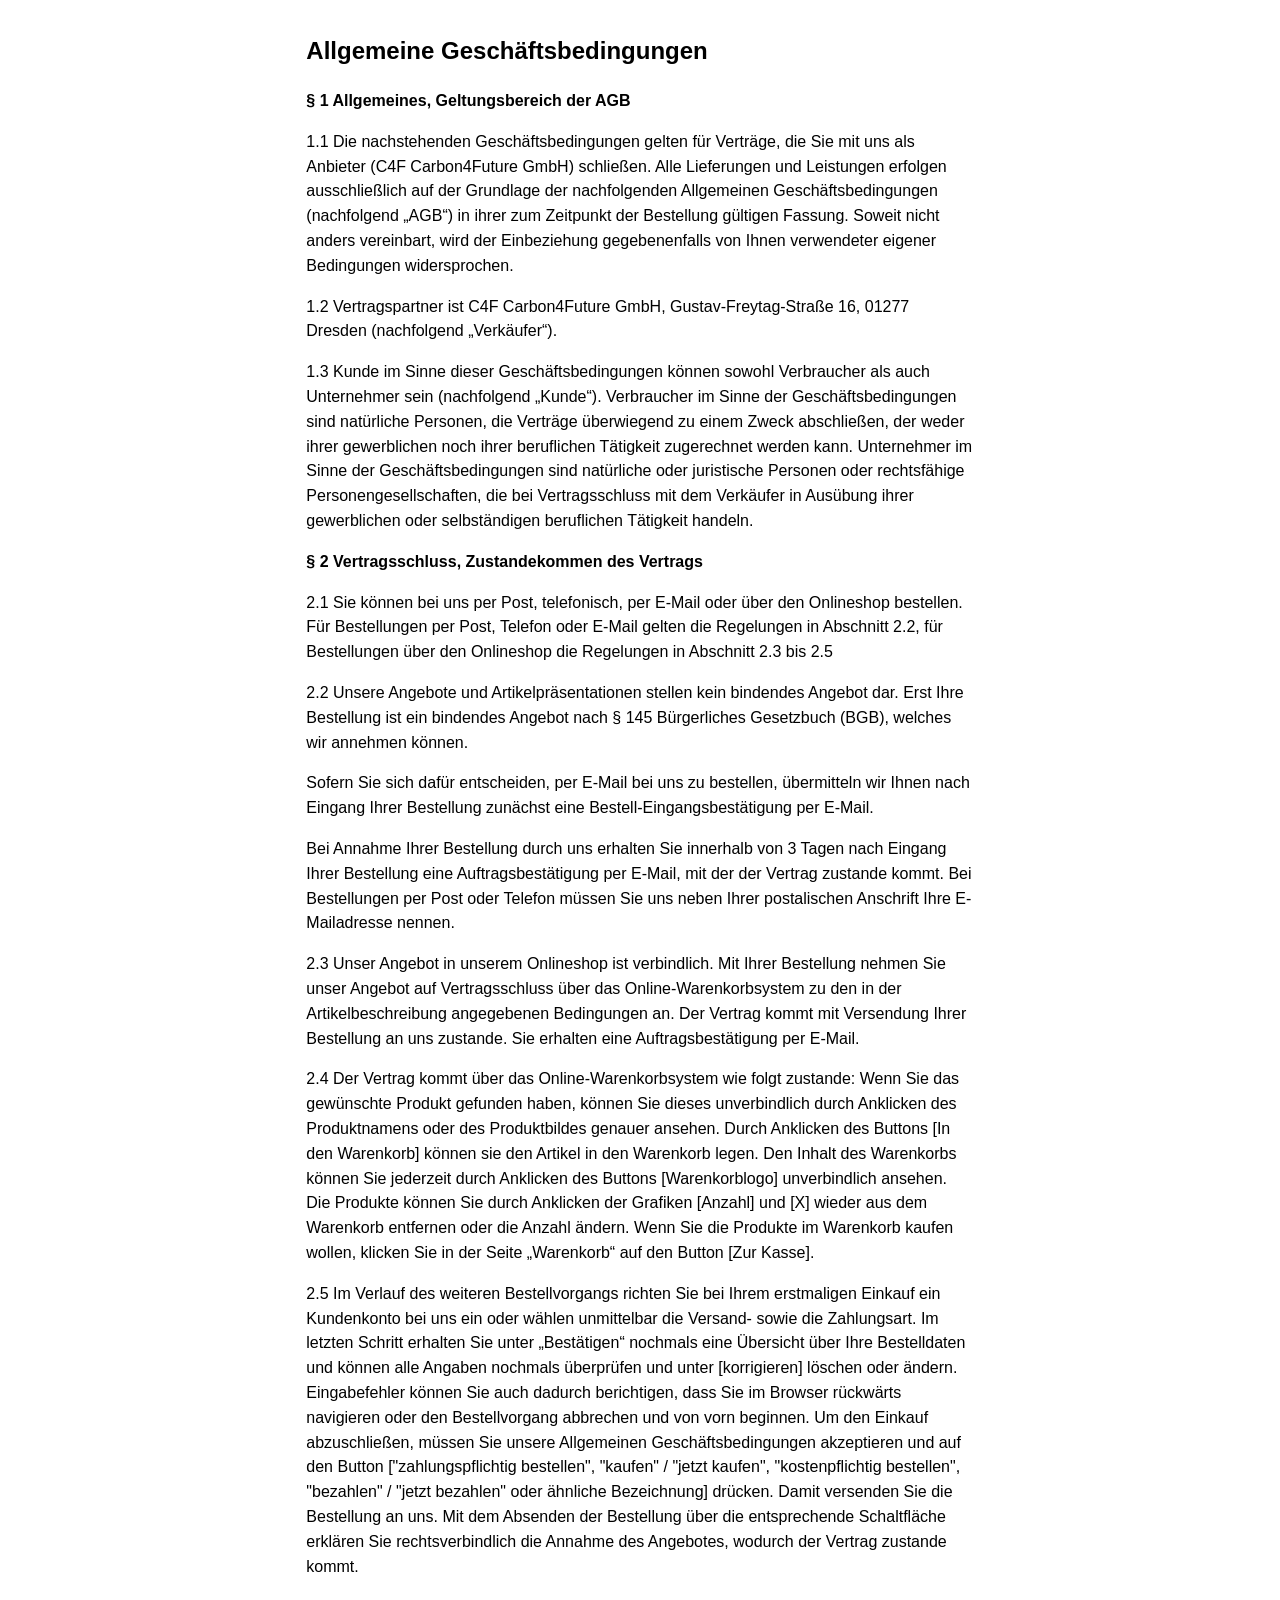
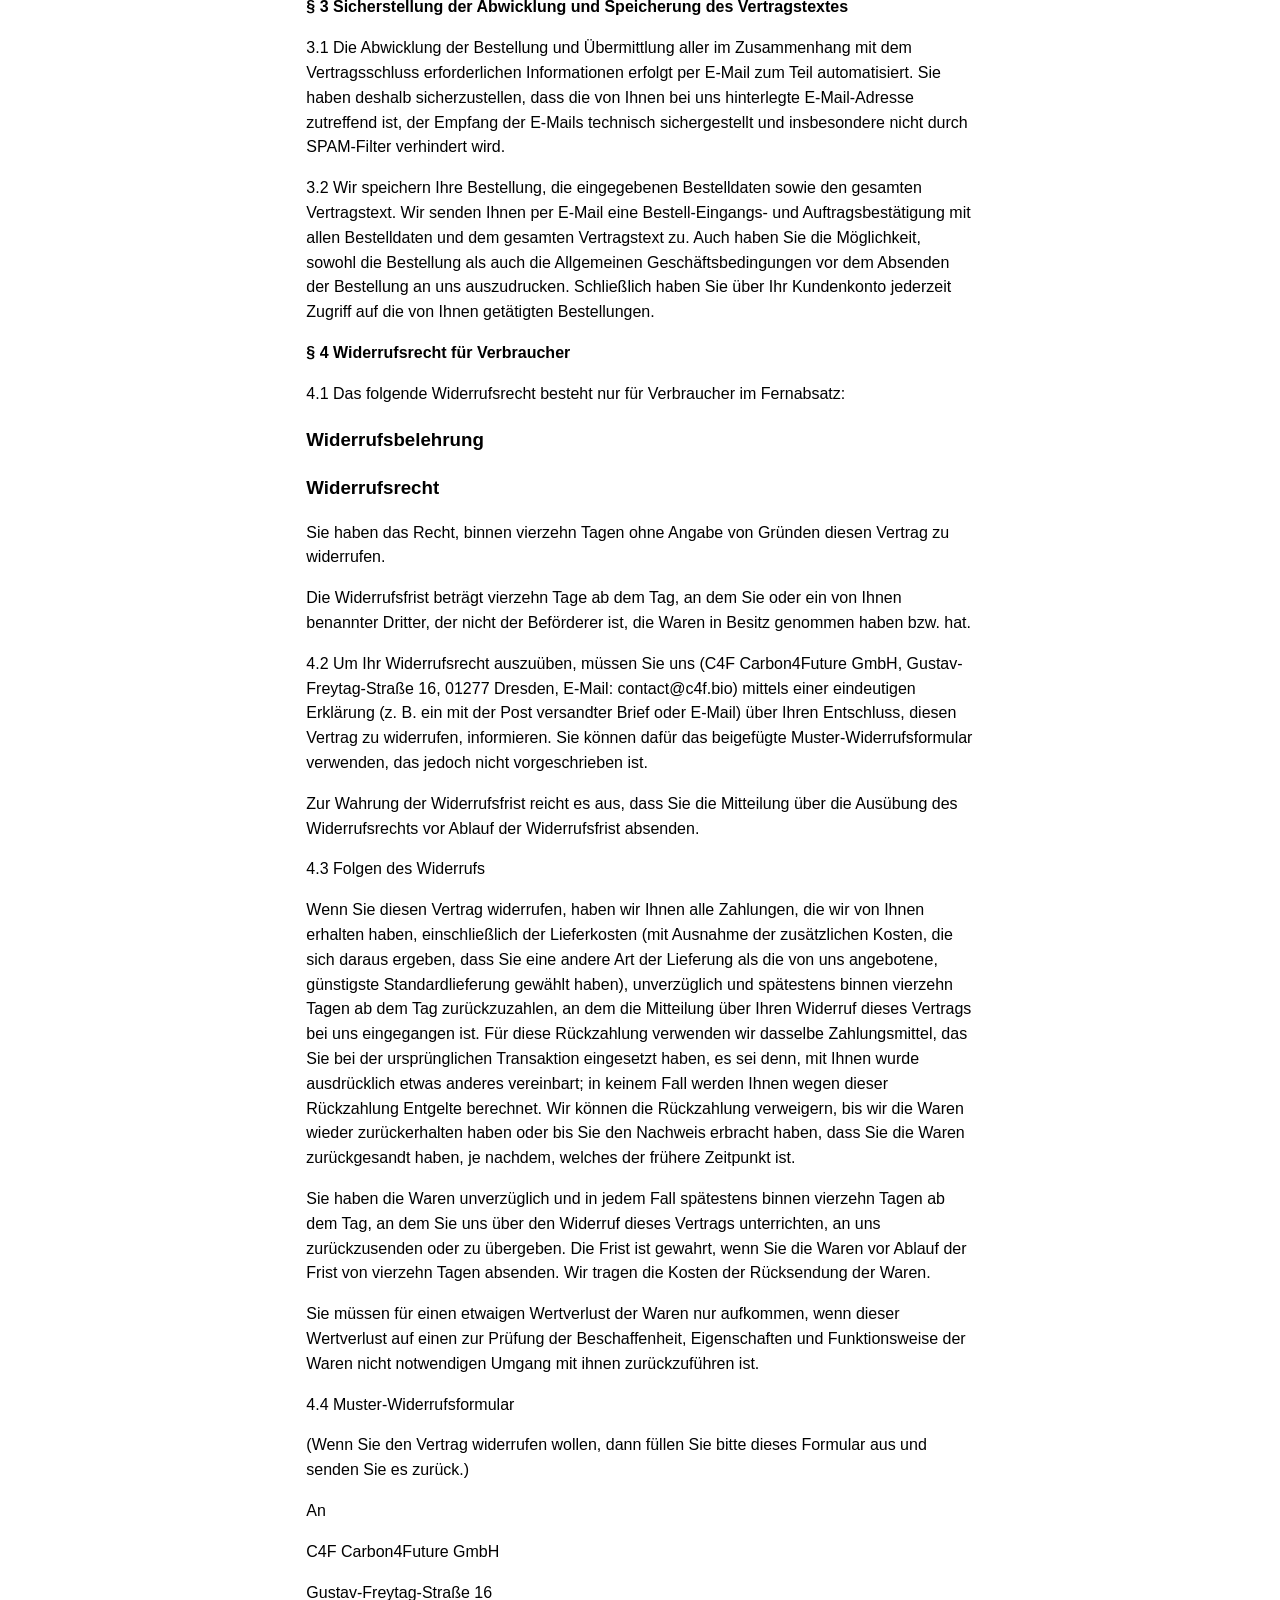
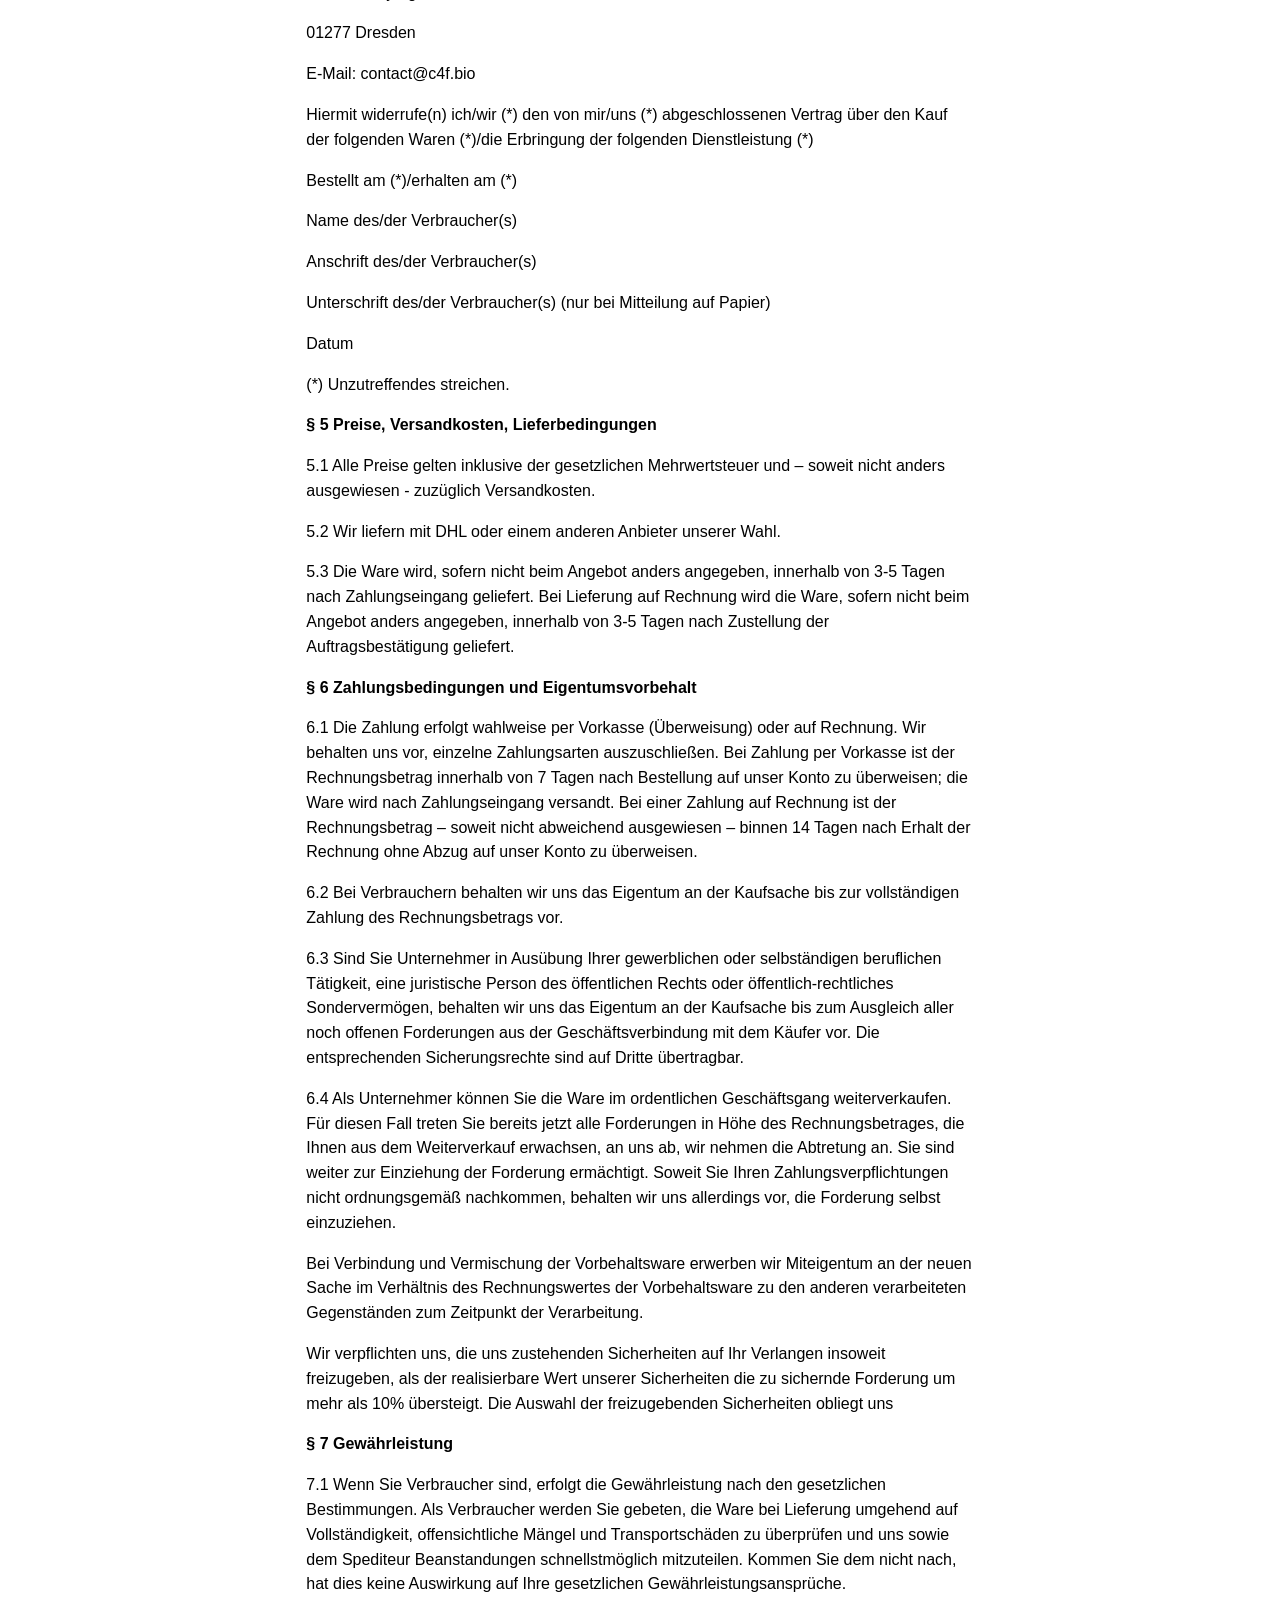
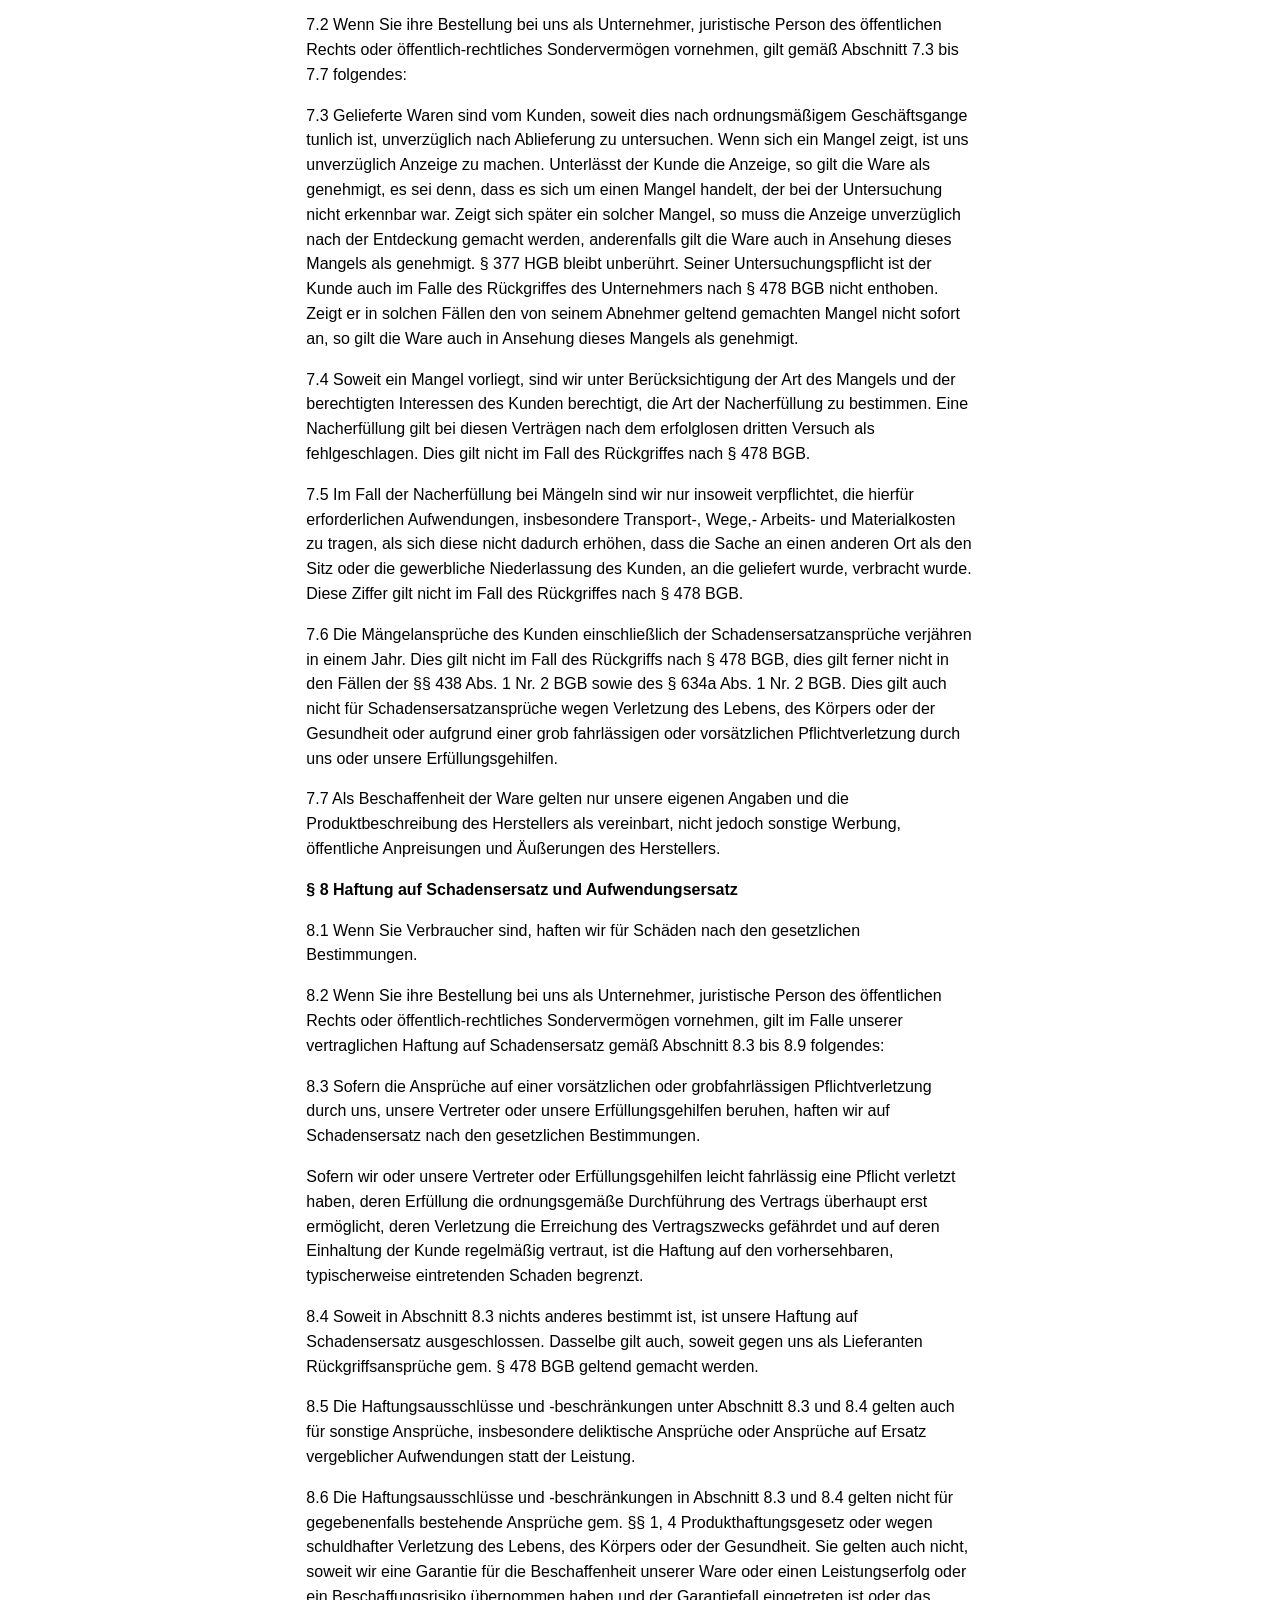
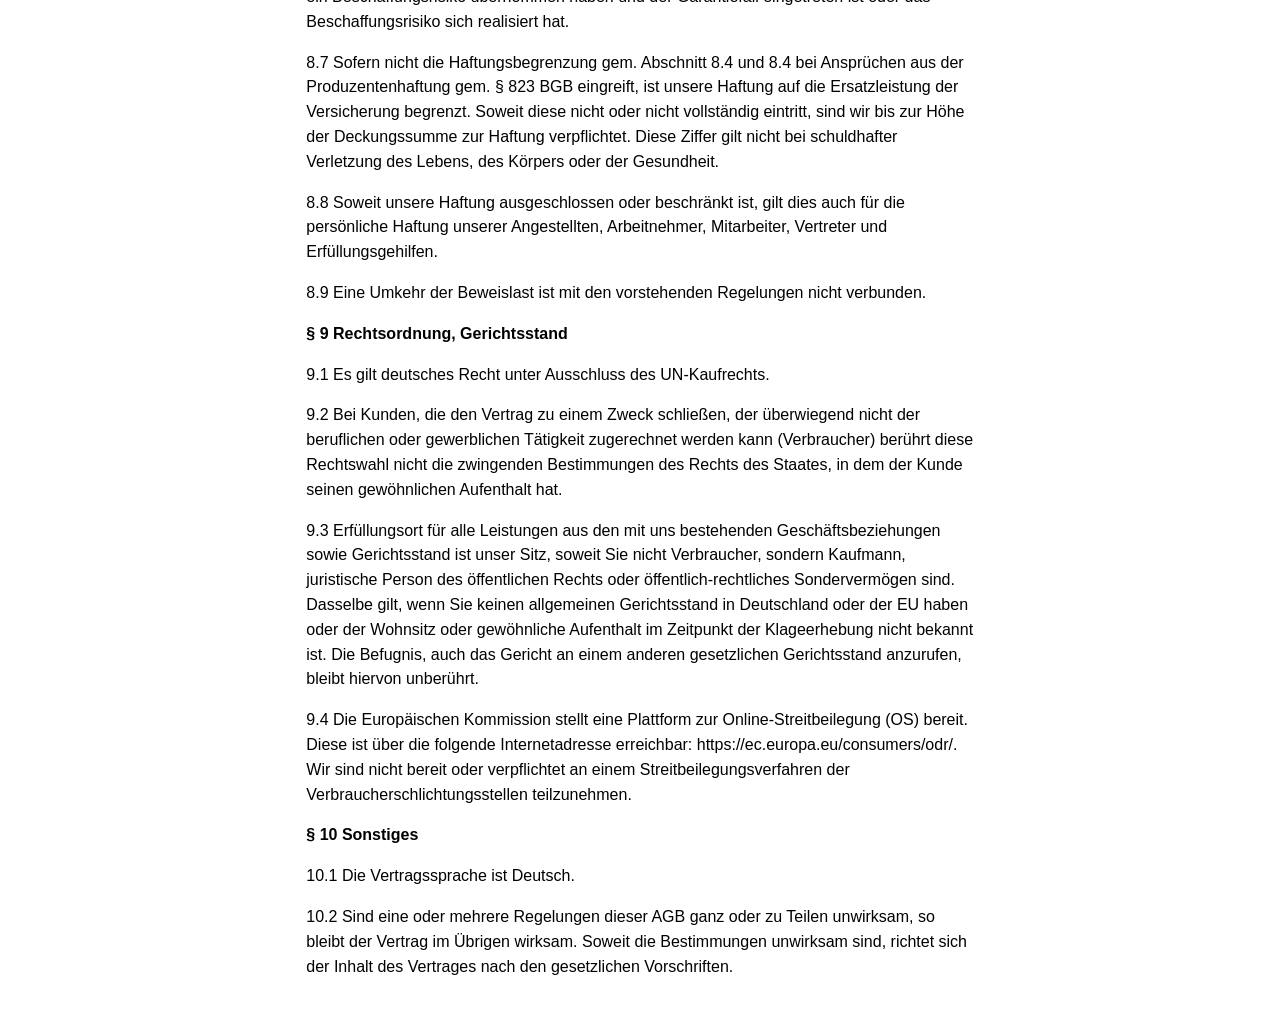
<file: rechtliches/agb.html>
<!DOCTYPE html><html lang="de"><head><meta charset="UTF-8"><meta name="robots" content="noindex">
<title>AGB – Carbon4Future (Kopiervorlage Shop)</title>
<style>body{font-family:Arial,sans-serif;max-width:75ch;margin:2rem auto;padding:0 1rem;line-height:1.55}</style></head><body>
<h2>Allgemeine Geschäftsbedingungen</h2>
<p><strong>§ 1 Allgemeines, Geltungsbereich der AGB</strong></p>
<p>1.1 Die nachstehenden Geschäftsbedingungen gelten für Verträge, die Sie mit uns als Anbieter (C4F Carbon4Future GmbH) schließen. Alle Lieferungen und Leistungen erfolgen ausschließlich auf der Grundlage der nachfolgenden Allgemeinen Geschäftsbedingungen (nachfolgend „AGB“) in ihrer zum Zeitpunkt der Bestellung gültigen Fassung. Soweit nicht anders vereinbart, wird der Einbeziehung gegebenenfalls von Ihnen verwendeter eigener Bedingungen widersprochen.</p>
<p>1.2 Vertragspartner ist C4F Carbon4Future GmbH, Gustav-Freytag-Straße 16, 01277 Dresden (nachfolgend „Verkäufer“).</p>
<p>1.3 Kunde im Sinne dieser Geschäftsbedingungen können sowohl Verbraucher als auch Unternehmer sein (nachfolgend „Kunde“). Verbraucher im Sinne der Geschäftsbedingungen sind natürliche Personen, die Verträge überwiegend zu einem Zweck abschließen, der weder ihrer gewerblichen noch ihrer beruflichen Tätigkeit zugerechnet werden kann. Unternehmer im Sinne der Geschäftsbedingungen sind natürliche oder juristische Personen oder rechtsfähige Personengesellschaften, die bei Vertragsschluss mit dem Verkäufer in Ausübung ihrer gewerblichen oder selbständigen beruflichen Tätigkeit handeln.</p>
<p><strong>§ 2 Vertragsschluss, Zustandekommen des Vertrags</strong></p>
<p>2.1 Sie können bei uns per Post, telefonisch, per E-Mail oder über den Onlineshop bestellen. Für Bestellungen per Post, Telefon oder E-Mail gelten die Regelungen in Abschnitt 2.2, für Bestellungen über den Onlineshop die Regelungen in Abschnitt 2.3 bis 2.5</p>
<p>2.2 Unsere Angebote und Artikelpräsentationen stellen kein bindendes Angebot dar. Erst Ihre Bestellung ist ein bindendes Angebot nach § 145 Bürgerliches Gesetzbuch (BGB), welches wir annehmen können.</p>
<p>Sofern Sie sich dafür entscheiden, per E-Mail bei uns zu bestellen, übermitteln wir Ihnen nach Eingang Ihrer Bestellung zunächst eine Bestell-Eingangsbestätigung per E-Mail.</p>
<p>Bei Annahme Ihrer Bestellung durch uns erhalten Sie innerhalb von 3 Tagen nach Eingang Ihrer Bestellung eine Auftragsbestätigung per E-Mail, mit der der Vertrag zustande kommt. Bei Bestellungen per Post oder Telefon müssen Sie uns neben Ihrer postalischen Anschrift Ihre E-Mailadresse nennen.</p>
<p>2.3 Unser Angebot in unserem Onlineshop ist verbindlich. Mit Ihrer Bestellung nehmen Sie unser Angebot auf Vertragsschluss über das Online-Warenkorbsystem zu den in der Artikelbeschreibung angegebenen Bedingungen an. Der Vertrag kommt mit Versendung Ihrer Bestellung an uns zustande. Sie erhalten eine Auftragsbestätigung per E-Mail.</p>
<p>2.4 Der Vertrag kommt über das Online-Warenkorbsystem wie folgt zustande: Wenn Sie das gewünschte Produkt gefunden haben, können Sie dieses unverbindlich durch Anklicken des Produktnamens oder des Produktbildes genauer ansehen. Durch Anklicken des Buttons [In den Warenkorb] können sie den Artikel in den Warenkorb legen. Den Inhalt des Warenkorbs können Sie jederzeit durch Anklicken des Buttons [Warenkorblogo] unverbindlich ansehen. Die Produkte können Sie durch Anklicken der Grafiken [Anzahl] und [X] wieder aus dem Warenkorb entfernen oder die Anzahl ändern. Wenn Sie die Produkte im Warenkorb kaufen wollen, klicken Sie in der Seite „Warenkorb“ auf den Button [Zur Kasse].</p>
<p>2.5 Im Verlauf des weiteren Bestellvorgangs richten Sie bei Ihrem erstmaligen Einkauf ein Kundenkonto bei uns ein oder wählen unmittelbar die Versand- sowie die Zahlungsart. Im letzten Schritt erhalten Sie unter „Bestätigen“ nochmals eine Übersicht über Ihre Bestelldaten und können alle Angaben nochmals überprüfen und unter [korrigieren] löschen oder ändern. Eingabefehler können Sie auch dadurch berichtigen, dass Sie im Browser rückwärts navigieren oder den Bestellvorgang abbrechen und von vorn beginnen. Um den Einkauf abzuschließen, müssen Sie unsere Allgemeinen Geschäftsbedingungen akzeptieren und auf den Button [&quot;zahlungspflichtig bestellen&quot;, &quot;kaufen&quot; / &quot;jetzt kaufen&quot;, &quot;kostenpflichtig bestellen&quot;, &quot;bezahlen&quot; / &quot;jetzt bezahlen&quot; oder ähnliche Bezeichnung] drücken. Damit versenden Sie die Bestellung an uns. Mit dem Absenden der Bestellung über die entsprechende Schaltfläche erklären Sie rechtsverbindlich die Annahme des Angebotes, wodurch der Vertrag zustande kommt.</p>
<p><strong>§ 3 Sicherstellung der Abwicklung und Speicherung des Vertragstextes</strong></p>
<p>3.1 Die Abwicklung der Bestellung und Übermittlung aller im Zusammenhang mit dem Vertragsschluss erforderlichen Informationen erfolgt per E-Mail zum Teil automatisiert. Sie haben deshalb sicherzustellen, dass die von Ihnen bei uns hinterlegte E-Mail-Adresse zutreffend ist, der Empfang der E-Mails technisch sichergestellt und insbesondere nicht durch SPAM-Filter verhindert wird.</p>
<p>3.2 Wir speichern Ihre Bestellung, die eingegebenen Bestelldaten sowie den gesamten Vertragstext. Wir senden Ihnen per E-Mail eine Bestell-Eingangs- und Auftragsbestätigung mit allen Bestelldaten und dem gesamten Vertragstext zu. Auch haben Sie die Möglichkeit, sowohl die Bestellung als auch die Allgemeinen Geschäftsbedingungen vor dem Absenden der Bestellung an uns auszudrucken. Schließlich haben Sie über Ihr Kundenkonto jederzeit Zugriff auf die von Ihnen getätigten Bestellungen.</p>
<p><strong>§ 4 Widerrufsrecht für Verbraucher</strong></p>
<p>4.1 Das folgende Widerrufsrecht besteht nur für Verbraucher im Fernabsatz:</p>
<h3>Widerrufsbelehrung</h3>
<h3>Widerrufsrecht</h3>
<p>Sie haben das Recht, binnen vierzehn Tagen ohne Angabe von Gründen diesen Vertrag zu widerrufen.</p>
<p>Die Widerrufsfrist beträgt vierzehn Tage ab dem Tag, an dem Sie oder ein von Ihnen benannter Dritter, der nicht der Beförderer ist, die Waren in Besitz genommen haben bzw. hat.</p>
<p>4.2 Um Ihr Widerrufsrecht auszuüben, müssen Sie uns (C4F Carbon4Future GmbH, Gustav-Freytag-Straße 16, 01277 Dresden, E-Mail: contact@c4f.bio) mittels einer eindeutigen Erklärung (z. B. ein mit der Post versandter Brief oder E-Mail) über Ihren Entschluss, diesen Vertrag zu widerrufen, informieren. Sie können dafür das beigefügte Muster-Widerrufsformular verwenden, das jedoch nicht vorgeschrieben ist.</p>
<p>Zur Wahrung der Widerrufsfrist reicht es aus, dass Sie die Mitteilung über die Ausübung des Widerrufsrechts vor Ablauf der Widerrufsfrist absenden.</p>
<p>4.3 Folgen des Widerrufs</p>
<p>Wenn Sie diesen Vertrag widerrufen, haben wir Ihnen alle Zahlungen, die wir von Ihnen erhalten haben, einschließlich der Lieferkosten (mit Ausnahme der zusätzlichen Kosten, die sich daraus ergeben, dass Sie eine andere Art der Lieferung als die von uns angebotene, günstigste Standardlieferung gewählt haben), unverzüglich und spätestens binnen vierzehn Tagen ab dem Tag zurückzuzahlen, an dem die Mitteilung über Ihren Widerruf dieses Vertrags bei uns eingegangen ist. Für diese Rückzahlung verwenden wir dasselbe Zahlungsmittel, das Sie bei der ursprünglichen Transaktion eingesetzt haben, es sei denn, mit Ihnen wurde ausdrücklich etwas anderes vereinbart; in keinem Fall werden Ihnen wegen dieser Rückzahlung Entgelte berechnet. Wir können die Rückzahlung verweigern, bis wir die Waren wieder zurückerhalten haben oder bis Sie den Nachweis erbracht haben, dass Sie die Waren zurückgesandt haben, je nachdem, welches der frühere Zeitpunkt ist.</p>
<p>Sie haben die Waren unverzüglich und in jedem Fall spätestens binnen vierzehn Tagen ab dem Tag, an dem Sie uns über den Widerruf dieses Vertrags unterrichten, an uns zurückzusenden oder zu übergeben. Die Frist ist gewahrt, wenn Sie die Waren vor Ablauf der Frist von vierzehn Tagen absenden. Wir tragen die Kosten der Rücksendung der Waren.</p>
<p>Sie müssen für einen etwaigen Wertverlust der Waren nur aufkommen, wenn dieser Wertverlust auf einen zur Prüfung der Beschaffenheit, Eigenschaften und Funktionsweise der Waren nicht notwendigen Umgang mit ihnen zurückzuführen ist.</p>
<p>4.4 Muster-Widerrufsformular</p>
<p>(Wenn Sie den Vertrag widerrufen wollen, dann füllen Sie bitte dieses Formular aus und senden Sie es zurück.)</p>
<p>An</p>
<p>C4F Carbon4Future GmbH</p>
<p>Gustav-Freytag-Straße 16</p>
<p>01277 Dresden</p>
<p>E-Mail: contact@c4f.bio</p>
<p>Hiermit widerrufe(n) ich/wir (*) den von mir/uns (*) abgeschlossenen Vertrag über den Kauf der folgenden Waren (*)/die Erbringung der folgenden Dienstleistung (*)</p>
<p>Bestellt am (*)/erhalten am (*)</p>
<p>Name des/der Verbraucher(s)</p>
<p>Anschrift des/der Verbraucher(s)</p>
<p>Unterschrift des/der Verbraucher(s) (nur bei Mitteilung auf Papier)</p>
<p>Datum</p>
<p>(*) Unzutreffendes streichen.</p>
<p><strong>§ 5 Preise, Versandkosten, Lieferbedingungen</strong></p>
<p>5.1 Alle Preise gelten inklusive der gesetzlichen Mehrwertsteuer und – soweit nicht anders ausgewiesen - zuzüglich Versandkosten.</p>
<p>5.2 Wir liefern mit DHL oder einem anderen Anbieter unserer Wahl.</p>
<p>5.3 Die Ware wird, sofern nicht beim Angebot anders angegeben, innerhalb von 3-5 Tagen nach Zahlungseingang geliefert. Bei Lieferung auf Rechnung wird die Ware, sofern nicht beim Angebot anders angegeben, innerhalb von 3-5 Tagen nach Zustellung der Auftragsbestätigung geliefert.</p>
<p><strong>§ 6 Zahlungsbedingungen und Eigentumsvorbehalt</strong></p>
<p>6.1 Die Zahlung erfolgt wahlweise per Vorkasse (Überweisung) oder auf Rechnung. Wir behalten uns vor, einzelne Zahlungsarten auszuschließen. Bei Zahlung per Vorkasse ist der Rechnungsbetrag innerhalb von 7 Tagen nach Bestellung auf unser Konto zu überweisen; die Ware wird nach Zahlungseingang versandt. Bei einer Zahlung auf Rechnung ist der Rechnungsbetrag – soweit nicht abweichend ausgewiesen – binnen 14 Tagen nach Erhalt der Rechnung ohne Abzug auf unser Konto zu überweisen.</p>
<p>6.2 Bei Verbrauchern behalten wir uns das Eigentum an der Kaufsache bis zur vollständigen Zahlung des Rechnungsbetrags vor.</p>
<p>6.3 Sind Sie Unternehmer in Ausübung Ihrer gewerblichen oder selbständigen beruflichen Tätigkeit, eine juristische Person des öffentlichen Rechts oder öffentlich-rechtliches Sondervermögen, behalten wir uns das Eigentum an der Kaufsache bis zum Ausgleich aller noch offenen Forderungen aus der Geschäftsverbindung mit dem Käufer vor. Die entsprechenden Sicherungsrechte sind auf Dritte übertragbar.</p>
<p>6.4 Als Unternehmer können Sie die Ware im ordentlichen Geschäftsgang weiterverkaufen. Für diesen Fall treten Sie bereits jetzt alle Forderungen in Höhe des Rechnungsbetrages, die Ihnen aus dem Weiterverkauf erwachsen, an uns ab, wir nehmen die Abtretung an. Sie sind weiter zur Einziehung der Forderung ermächtigt. Soweit Sie Ihren Zahlungsverpflichtungen nicht ordnungsgemäß nachkommen, behalten wir uns allerdings vor, die Forderung selbst einzuziehen.</p>
<p>Bei Verbindung und Vermischung der Vorbehaltsware erwerben wir Miteigentum an der neuen Sache im Verhältnis des Rechnungswertes der Vorbehaltsware zu den anderen verarbeiteten Gegenständen zum Zeitpunkt der Verarbeitung.</p>
<p>Wir verpflichten uns, die uns zustehenden Sicherheiten auf Ihr Verlangen insoweit freizugeben, als der realisierbare Wert unserer Sicherheiten die zu sichernde Forderung um mehr als 10% übersteigt. Die Auswahl der freizugebenden Sicherheiten obliegt uns</p>
<p><strong>§ 7 Gewährleistung</strong></p>
<p>7.1 Wenn Sie Verbraucher sind, erfolgt die Gewährleistung nach den gesetzlichen Bestimmungen. Als Verbraucher werden Sie gebeten, die Ware bei Lieferung umgehend auf Vollständigkeit, offensichtliche Mängel und Transportschäden zu überprüfen und uns sowie dem Spediteur Beanstandungen schnellstmöglich mitzuteilen. Kommen Sie dem nicht nach, hat dies keine Auswirkung auf Ihre gesetzlichen Gewährleistungsansprüche.</p>
<p>7.2 Wenn Sie ihre Bestellung bei uns als Unternehmer, juristische Person des öffentlichen Rechts oder öffentlich-rechtliches Sondervermögen vornehmen, gilt gemäß Abschnitt 7.3 bis 7.7 folgendes:</p>
<p>7.3 Gelieferte Waren sind vom Kunden, soweit dies nach ordnungsmäßigem Geschäftsgange tunlich ist, unverzüglich nach Ablieferung zu untersuchen. Wenn sich ein Mangel zeigt, ist uns unverzüglich Anzeige zu machen. Unterlässt der Kunde die Anzeige, so gilt die Ware als genehmigt, es sei denn, dass es sich um einen Mangel handelt, der bei der Untersuchung nicht erkennbar war. Zeigt sich später ein solcher Mangel, so muss die Anzeige unverzüglich nach der Entdeckung gemacht werden, anderenfalls gilt die Ware auch in Ansehung dieses Mangels als genehmigt. § 377 HGB bleibt unberührt. Seiner Untersuchungspflicht ist der Kunde auch im Falle des Rückgriffes des Unternehmers nach § 478 BGB nicht enthoben. Zeigt er in solchen Fällen den von seinem Abnehmer geltend gemachten Mangel nicht sofort an, so gilt die Ware auch in Ansehung dieses Mangels als genehmigt.</p>
<p>7.4 Soweit ein Mangel vorliegt, sind wir unter Berücksichtigung der Art des Mangels und der berechtigten Interessen des Kunden berechtigt, die Art der Nacherfüllung zu bestimmen. Eine Nacherfüllung gilt bei diesen Verträgen nach dem erfolglosen dritten Versuch als fehlgeschlagen. Dies gilt nicht im Fall des Rückgriffes nach § 478 BGB.</p>
<p>7.5 Im Fall der Nacherfüllung bei Mängeln sind wir nur insoweit verpflichtet, die hierfür erforderlichen Aufwendungen, insbesondere Transport-, Wege,- Arbeits- und Materialkosten zu tragen, als sich diese nicht dadurch erhöhen, dass die Sache an einen anderen Ort als den Sitz oder die gewerbliche Niederlassung des Kunden, an die geliefert wurde, verbracht wurde. Diese Ziffer gilt nicht im Fall des Rückgriffes nach § 478 BGB.</p>
<p>7.6 Die Mängelansprüche des Kunden einschließlich der Schadensersatzansprüche verjähren in einem Jahr. Dies gilt nicht im Fall des Rückgriffs nach § 478 BGB, dies gilt ferner nicht in den Fällen der §§ 438 Abs. 1 Nr. 2 BGB sowie des § 634a Abs. 1 Nr. 2 BGB. Dies gilt auch nicht für Schadensersatzansprüche wegen Verletzung des Lebens, des Körpers oder der Gesundheit oder aufgrund einer grob fahrlässigen oder vorsätzlichen Pflichtverletzung durch uns oder unsere Erfüllungsgehilfen.</p>
<p>7.7 Als Beschaffenheit der Ware gelten nur unsere eigenen Angaben und die Produktbeschreibung des Herstellers als vereinbart, nicht jedoch sonstige Werbung, öffentliche Anpreisungen und Äußerungen des Herstellers.</p>
<p><strong>§ 8 Haftung auf Schadensersatz und Aufwendungsersatz</strong></p>
<p>8.1 Wenn Sie Verbraucher sind, haften wir für Schäden nach den gesetzlichen Bestimmungen.</p>
<p>8.2 Wenn Sie ihre Bestellung bei uns als Unternehmer, juristische Person des öffentlichen Rechts oder öffentlich-rechtliches Sondervermögen vornehmen, gilt im Falle unserer vertraglichen Haftung auf Schadensersatz gemäß Abschnitt 8.3 bis 8.9 folgendes:</p>
<p>8.3 Sofern die Ansprüche auf einer vorsätzlichen oder grobfahrlässigen Pflichtverletzung durch uns, unsere Vertreter oder unsere Erfüllungsgehilfen beruhen, haften wir auf Schadensersatz nach den gesetzlichen Bestimmungen.</p>
<p>Sofern wir oder unsere Vertreter oder Erfüllungsgehilfen leicht fahrlässig eine Pflicht verletzt haben, deren Erfüllung die ordnungsgemäße Durchführung des Vertrags überhaupt erst ermöglicht, deren Verletzung die Erreichung des Vertragszwecks gefährdet und auf deren Einhaltung der Kunde regelmäßig vertraut, ist die Haftung auf den vorhersehbaren, typischerweise eintretenden Schaden begrenzt.</p>
<p>8.4 Soweit in Abschnitt 8.3 nichts anderes bestimmt ist, ist unsere Haftung auf Schadensersatz ausgeschlossen. Dasselbe gilt auch, soweit gegen uns als Lieferanten Rückgriffsansprüche gem. § 478 BGB geltend gemacht werden.</p>
<p>8.5 Die Haftungsausschlüsse und -beschränkungen unter Abschnitt 8.3 und 8.4 gelten auch für sonstige Ansprüche, insbesondere deliktische Ansprüche oder Ansprüche auf Ersatz vergeblicher Aufwendungen statt der Leistung.</p>
<p>8.6 Die Haftungsausschlüsse und -beschränkungen in Abschnitt 8.3 und 8.4 gelten nicht für gegebenenfalls bestehende Ansprüche gem. §§ 1, 4 Produkthaftungsgesetz oder wegen schuldhafter Verletzung des Lebens, des Körpers oder der Gesundheit. Sie gelten auch nicht, soweit wir eine Garantie für die Beschaffenheit unserer Ware oder einen Leistungserfolg oder ein Beschaffungsrisiko übernommen haben und der Garantiefall eingetreten ist oder das Beschaffungsrisiko sich realisiert hat.</p>
<p>8.7 Sofern nicht die Haftungsbegrenzung gem. Abschnitt 8.4 und 8.4 bei Ansprüchen aus der Produzentenhaftung gem. § 823 BGB eingreift, ist unsere Haftung auf die Ersatzleistung der Versicherung begrenzt. Soweit diese nicht oder nicht vollständig eintritt, sind wir bis zur Höhe der Deckungssumme zur Haftung verpflichtet. Diese Ziffer gilt nicht bei schuldhafter Verletzung des Lebens, des Körpers oder der Gesundheit.</p>
<p>8.8 Soweit unsere Haftung ausgeschlossen oder beschränkt ist, gilt dies auch für die persönliche Haftung unserer Angestellten, Arbeitnehmer, Mitarbeiter, Vertreter und Erfüllungsgehilfen.</p>
<p>8.9 Eine Umkehr der Beweislast ist mit den vorstehenden Regelungen nicht verbunden.</p>
<p><strong>§ 9 Rechtsordnung, Gerichtsstand</strong></p>
<p>9.1 Es gilt deutsches Recht unter Ausschluss des UN-Kaufrechts.</p>
<p>9.2 Bei Kunden, die den Vertrag zu einem Zweck schließen, der überwiegend nicht der beruflichen oder gewerblichen Tätigkeit zugerechnet werden kann (Verbraucher) berührt diese Rechtswahl nicht die zwingenden Bestimmungen des Rechts des Staates, in dem der Kunde seinen gewöhnlichen Aufenthalt hat.</p>
<p>9.3 Erfüllungsort für alle Leistungen aus den mit uns bestehenden Geschäftsbeziehungen sowie Gerichtsstand ist unser Sitz, soweit Sie nicht Verbraucher, sondern Kaufmann, juristische Person des öffentlichen Rechts oder öffentlich-rechtliches Sondervermögen sind. Dasselbe gilt, wenn Sie keinen allgemeinen Gerichtsstand in Deutschland oder der EU haben oder der Wohnsitz oder gewöhnliche Aufenthalt im Zeitpunkt der Klageerhebung nicht bekannt ist. Die Befugnis, auch das Gericht an einem anderen gesetzlichen Gerichtsstand anzurufen, bleibt hiervon unberührt.</p>
<p>9.4 Die Europäischen Kommission stellt eine Plattform zur Online-Streitbeilegung (OS) bereit. Diese ist über die folgende Internetadresse erreichbar: https://ec.europa.eu/consumers/odr/. Wir sind nicht bereit oder verpflichtet an einem Streitbeilegungsverfahren der Verbraucherschlichtungsstellen teilzunehmen.</p>
<p><strong>§ 10 Sonstiges</strong></p>
<p>10.1 Die Vertragssprache ist Deutsch.</p>
<p>10.2 Sind eine oder mehrere Regelungen dieser AGB ganz oder zu Teilen unwirksam, so bleibt der Vertrag im Übrigen wirksam. Soweit die Bestimmungen unwirksam sind, richtet sich der Inhalt des Vertrages nach den gesetzlichen Vorschriften.</p></body></html>
</file>
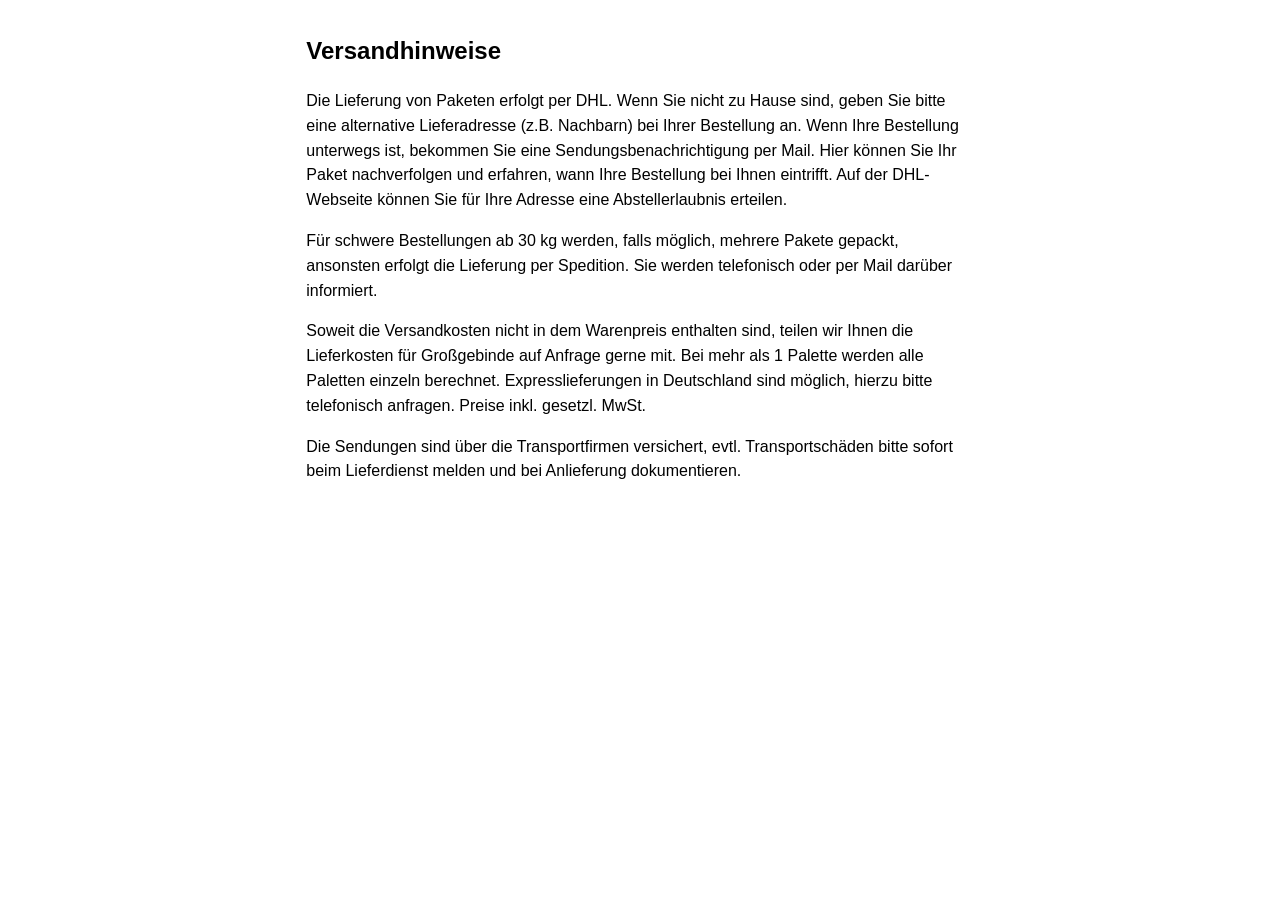
<file: rechtliches/versand.html>
<!DOCTYPE html><html lang="de"><head><meta charset="UTF-8"><meta name="robots" content="noindex">
<title>Versandrichtlinie – Carbon4Future (Kopiervorlage Shop)</title>
<style>body{font-family:Arial,sans-serif;max-width:75ch;margin:2rem auto;padding:0 1rem;line-height:1.55}</style></head><body>
<h2>Versandhinweise</h2>
<p>Die Lieferung von Paketen erfolgt per DHL. Wenn Sie nicht zu Hause sind, geben Sie bitte eine alternative Lieferadresse (z.B. Nachbarn) bei Ihrer Bestellung an. Wenn Ihre Bestellung unterwegs ist, bekommen Sie eine Sendungsbenachrichtigung per Mail. Hier können Sie Ihr Paket nachverfolgen und erfahren, wann Ihre Bestellung bei Ihnen eintrifft. Auf der DHL-Webseite können Sie für Ihre Adresse eine Abstellerlaubnis erteilen.</p>
<p>Für schwere Bestellungen ab 30 kg werden, falls möglich, mehrere Pakete gepackt, ansonsten erfolgt die Lieferung per Spedition. Sie werden telefonisch oder per Mail darüber informiert.</p>
<p>Soweit die Versandkosten nicht in dem Warenpreis enthalten sind, teilen wir Ihnen die Lieferkosten für Großgebinde auf Anfrage gerne mit. Bei mehr als 1 Palette werden alle Paletten einzeln berechnet. Expresslieferungen in Deutschland sind möglich, hierzu bitte telefonisch anfragen. Preise inkl. gesetzl. MwSt.</p>
<p>Die Sendungen sind über die Transportfirmen versichert, evtl. Transportschäden bitte sofort beim Lieferdienst melden und bei Anlieferung dokumentieren.</p></body></html>
</file>
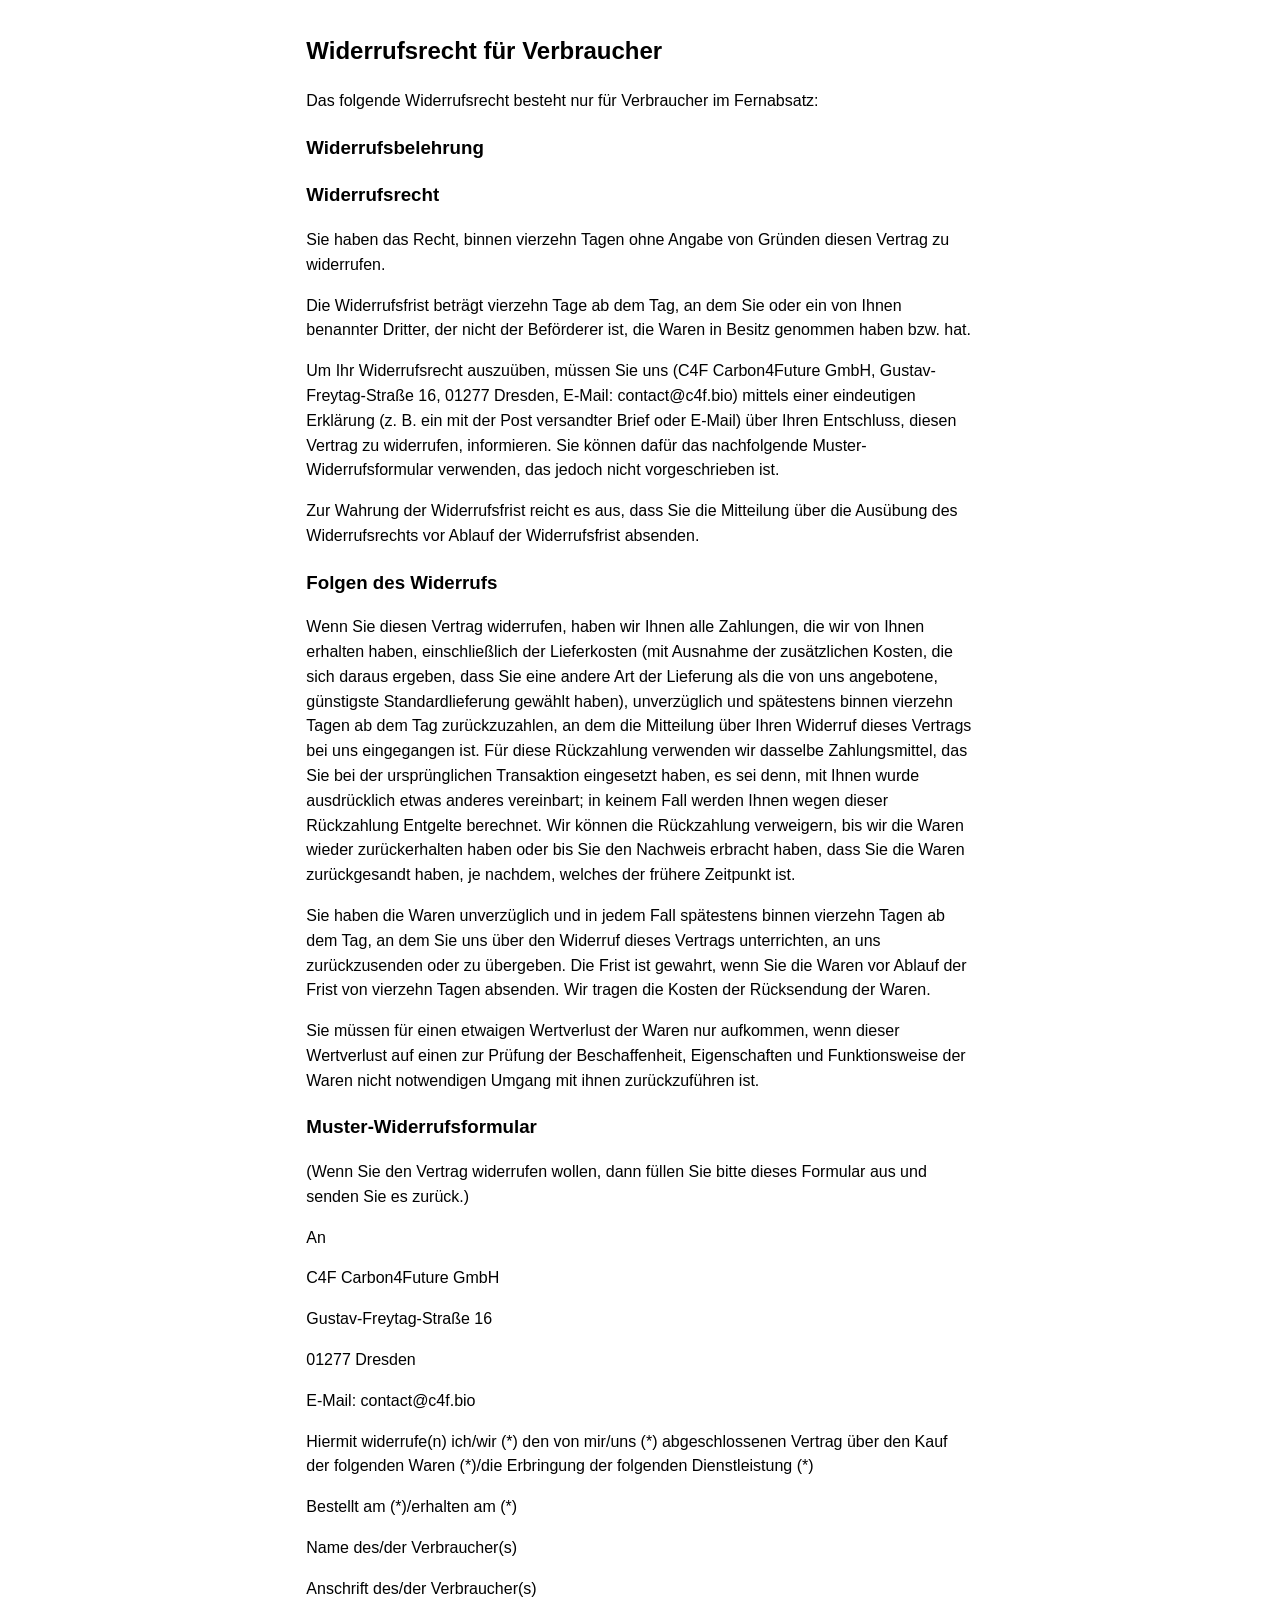
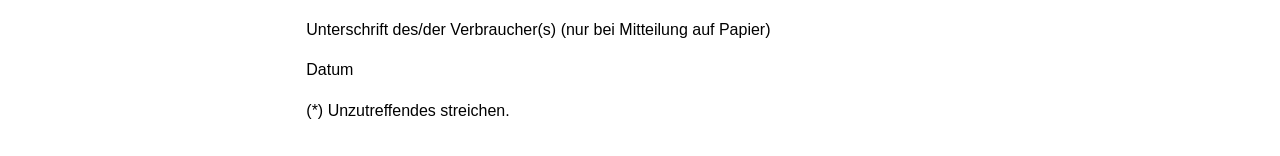
<file: rechtliches/widerruf.html>
<!DOCTYPE html><html lang="de"><head><meta charset="UTF-8"><meta name="robots" content="noindex">
<title>Widerrufsbelehrung – Carbon4Future (Kopiervorlage Shop)</title>
<style>body{font-family:Arial,sans-serif;max-width:75ch;margin:2rem auto;padding:0 1rem;line-height:1.55}</style></head><body>
<h2>Widerrufsrecht für Verbraucher</h2>
<p>Das folgende Widerrufsrecht besteht nur für Verbraucher im Fernabsatz:</p>
<h3>Widerrufsbelehrung</h3>
<h3>Widerrufsrecht</h3>
<p>Sie haben das Recht, binnen vierzehn Tagen ohne Angabe von Gründen diesen Vertrag zu widerrufen.</p>
<p>Die Widerrufsfrist beträgt vierzehn Tage ab dem Tag, an dem Sie oder ein von Ihnen benannter Dritter, der nicht der Beförderer ist, die Waren in Besitz genommen haben bzw. hat.</p>
<p>Um Ihr Widerrufsrecht auszuüben, müssen Sie uns (C4F Carbon4Future GmbH, Gustav-Freytag-Straße 16, 01277 Dresden, E-Mail: contact@c4f.bio) mittels einer eindeutigen Erklärung (z. B. ein mit der Post versandter Brief oder E-Mail) über Ihren Entschluss, diesen Vertrag zu widerrufen, informieren. Sie können dafür das nachfolgende Muster-Widerrufsformular verwenden, das jedoch nicht vorgeschrieben ist.</p>
<p>Zur Wahrung der Widerrufsfrist reicht es aus, dass Sie die Mitteilung über die Ausübung des Widerrufsrechts vor Ablauf der Widerrufsfrist absenden.</p>
<h3>Folgen des Widerrufs</h3>
<p>Wenn Sie diesen Vertrag widerrufen, haben wir Ihnen alle Zahlungen, die wir von Ihnen erhalten haben, einschließlich der Lieferkosten (mit Ausnahme der zusätzlichen Kosten, die sich daraus ergeben, dass Sie eine andere Art der Lieferung als die von uns angebotene, günstigste Standardlieferung gewählt haben), unverzüglich und spätestens binnen vierzehn Tagen ab dem Tag zurückzuzahlen, an dem die Mitteilung über Ihren Widerruf dieses Vertrags bei uns eingegangen ist. Für diese Rückzahlung verwenden wir dasselbe Zahlungsmittel, das Sie bei der ursprünglichen Transaktion eingesetzt haben, es sei denn, mit Ihnen wurde ausdrücklich etwas anderes vereinbart; in keinem Fall werden Ihnen wegen dieser Rückzahlung Entgelte berechnet. Wir können die Rückzahlung verweigern, bis wir die Waren wieder zurückerhalten haben oder bis Sie den Nachweis erbracht haben, dass Sie die Waren zurückgesandt haben, je nachdem, welches der frühere Zeitpunkt ist.</p>
<p>Sie haben die Waren unverzüglich und in jedem Fall spätestens binnen vierzehn Tagen ab dem Tag, an dem Sie uns über den Widerruf dieses Vertrags unterrichten, an uns zurückzusenden oder zu übergeben. Die Frist ist gewahrt, wenn Sie die Waren vor Ablauf der Frist von vierzehn Tagen absenden. Wir tragen die Kosten der Rücksendung der Waren.</p>
<p>Sie müssen für einen etwaigen Wertverlust der Waren nur aufkommen, wenn dieser Wertverlust auf einen zur Prüfung der Beschaffenheit, Eigenschaften und Funktionsweise der Waren nicht notwendigen Umgang mit ihnen zurückzuführen ist.</p>
<h3>Muster-Widerrufsformular</h3>
<p>(Wenn Sie den Vertrag widerrufen wollen, dann füllen Sie bitte dieses Formular aus und senden Sie es zurück.)</p>
<p>An</p>
<p>C4F Carbon4Future GmbH</p>
<p>Gustav-Freytag-Straße 16</p>
<p>01277 Dresden</p>
<p>E-Mail: contact@c4f.bio</p>
<p>Hiermit widerrufe(n) ich/wir (*) den von mir/uns (*) abgeschlossenen Vertrag über den Kauf der folgenden Waren (*)/die Erbringung der folgenden Dienstleistung (*)</p>
<p>Bestellt am (*)/erhalten am (*)</p>
<p>Name des/der Verbraucher(s)</p>
<p>Anschrift des/der Verbraucher(s)</p>
<p>Unterschrift des/der Verbraucher(s) (nur bei Mitteilung auf Papier)</p>
<p>Datum</p>
<p>(*) Unzutreffendes streichen.</p></body></html>
</file>
<file: css/style.css>
/* ═══════════════════════════════════════════════════════════
   CARBON4FUTURE · Earthy Grain Design System
   ═══════════════════════════════════════════════════════════ */

/* ─── SELF-HOSTED FONTS ───────────────────────────────────── */
@font-face {
  font-family: 'Bricolage Grotesque';
  font-style: normal;
  font-weight: 400 800;
  font-display: swap;
  src: url('../assets/fonts/bricolage-grotesque-vietnamese.woff2') format('woff2');
  unicode-range: U+0102-0103, U+0110-0111, U+0128-0129, U+0168-0169, U+01A0-01A1, U+01AF-01B0, U+0300-0301, U+0303-0304, U+0308-0309, U+0323, U+0329, U+1EA0-1EF9, U+20AB;
}
@font-face {
  font-family: 'Bricolage Grotesque';
  font-style: normal;
  font-weight: 400 800;
  font-display: swap;
  src: url('../assets/fonts/bricolage-grotesque-latin-ext.woff2') format('woff2');
  unicode-range: U+0100-02BA, U+02BD-02C5, U+02C7-02CC, U+02CE-02D7, U+02DD-02FF, U+0304, U+0308, U+0329, U+1D00-1DBF, U+1E00-1E9F, U+1EF2-1EFF, U+2020, U+20A0-20AB, U+20AD-20C0, U+2113, U+2C60-2C7F, U+A720-A7FF;
}
@font-face {
  font-family: 'Bricolage Grotesque';
  font-style: normal;
  font-weight: 400 800;
  font-display: swap;
  src: url('../assets/fonts/bricolage-grotesque-latin.woff2') format('woff2');
  unicode-range: U+0000-00FF, U+0131, U+0152-0153, U+02BB-02BC, U+02C6, U+02DA, U+02DC, U+0304, U+0308, U+0329, U+2000-206F, U+20AC, U+2122, U+2191, U+2193, U+2212, U+2215, U+FEFF, U+FFFD;
}
@font-face {
  font-family: 'Hanken Grotesk';
  font-style: normal;
  font-weight: 400 600;
  font-display: swap;
  src: url('../assets/fonts/hanken-grotesk-cyrillic-ext.woff2') format('woff2');
  unicode-range: U+0460-052F, U+1C80-1C8A, U+20B4, U+2DE0-2DFF, U+A640-A69F, U+FE2E-FE2F;
}
@font-face {
  font-family: 'Hanken Grotesk';
  font-style: normal;
  font-weight: 400 600;
  font-display: swap;
  src: url('../assets/fonts/hanken-grotesk-vietnamese.woff2') format('woff2');
  unicode-range: U+0102-0103, U+0110-0111, U+0128-0129, U+0168-0169, U+01A0-01A1, U+01AF-01B0, U+0300-0301, U+0303-0304, U+0308-0309, U+0323, U+0329, U+1EA0-1EF9, U+20AB;
}
@font-face {
  font-family: 'Hanken Grotesk';
  font-style: normal;
  font-weight: 400 600;
  font-display: swap;
  src: url('../assets/fonts/hanken-grotesk-latin-ext.woff2') format('woff2');
  unicode-range: U+0100-02BA, U+02BD-02C5, U+02C7-02CC, U+02CE-02D7, U+02DD-02FF, U+0304, U+0308, U+0329, U+1D00-1DBF, U+1E00-1E9F, U+1EF2-1EFF, U+2020, U+20A0-20AB, U+20AD-20C0, U+2113, U+2C60-2C7F, U+A720-A7FF;
}
@font-face {
  font-family: 'Hanken Grotesk';
  font-style: normal;
  font-weight: 400 600;
  font-display: swap;
  src: url('../assets/fonts/hanken-grotesk-latin.woff2') format('woff2');
  unicode-range: U+0000-00FF, U+0131, U+0152-0153, U+02BB-02BC, U+02C6, U+02DA, U+02DC, U+0304, U+0308, U+0329, U+2000-206F, U+20AC, U+2122, U+2191, U+2193, U+2212, U+2215, U+FEFF, U+FFFD;
}

/* ─── TOKENS ─────────────────────────────────────────────── */
:root {
  --cream:       #f2e8cc;
  --cream-dark:  #e4d5ae;
  --sand:        #d4bc88;
  --forest:      #1b4d10;
  --forest-mid:  #2e7020;
  --leaf:        #3d8a2e;
  --coal:        #16110a;
  --coal-mid:    #2a2218;
  --earth:       #7a5830;
  --earth-light: #a07040;
  --cream-text:  #f5edda;
  --muted:       #6b6050; /* ≥4,5:1 auf --cream (WCAG AA) */

  --ff-head: 'Bricolage Grotesque', sans-serif;
  --ff-body: 'Hanken Grotesk', sans-serif;

  --radius-sm:  6px;
  --radius:     12px;
  --radius-lg:  20px;

  --nav-h: 68px;

  /* Animation easing */
  --ease-out-quart: cubic-bezier(0.25, 1, 0.5, 1);
  --ease-out-expo:  cubic-bezier(0.16, 1, 0.3, 1);
}

/* ─── RESET ───────────────────────────────────────────────── */
*, *::before, *::after { box-sizing: border-box; margin: 0; padding: 0; }
html { scroll-behavior: smooth; font-size: 16px; overflow-x: hidden; }
body {
  font-family: var(--ff-body);
  background-color: var(--cream);
  color: var(--coal);
  overflow-x: hidden;
  -webkit-font-smoothing: antialiased;
}
img { display: block; max-width: 100%; }
a { color: inherit; text-decoration: none; }
button { font-family: inherit; cursor: pointer; border: none; background: none; }
ul { list-style: none; }

/* ─── GRAIN OVERLAY ──────────────────────────────────────── */
.grain-overlay {
  position: fixed;
  inset: 0;
  z-index: 9999;
  pointer-events: none;
  background-image: url("data:image/svg+xml,%3Csvg xmlns='http://www.w3.org/2000/svg' width='200' height='200'%3E%3Cfilter id='n'%3E%3CfeTurbulence type='fractalNoise' baseFrequency='0.62' numOctaves='4' stitchTiles='stitch'/%3E%3CfeColorMatrix type='saturate' values='0'/%3E%3C/filter%3E%3Crect width='200' height='200' filter='url(%23n)'/%3E%3C/svg%3E");
  opacity: 0.10;
}

/* ─── SKIP LINK ───────────────────────────────────────────── */
.skip-link {
  position: absolute;
  top: -40px;
  left: 1rem;
  background: var(--forest);
  color: var(--cream-text);
  padding: .4rem 1rem;
  border-radius: 0 0 var(--radius-sm) var(--radius-sm);
  font-size: .85rem;
  z-index: 10000;
  transition: top .2s;
}
.skip-link:focus { top: 0; }

/* ─── TYPOGRAPHY HELPERS ──────────────────────────────────── */
.section-kicker {
  font-family: var(--ff-body);
  font-size: .78rem;
  font-weight: 600;
  letter-spacing: .14em;
  text-transform: uppercase;
  color: var(--earth);
  margin-bottom: .75rem;
}
.section-kicker--light { color: var(--sand); }

.section-h2 {
  font-family: var(--ff-head);
  font-size: clamp(2.4rem, 5vw, 3.6rem);
  font-weight: 800;
  line-height: 1.08;
  letter-spacing: -.02em;
  color: var(--coal);
}
.section-h2 em { font-style: normal; color: var(--forest-mid); }
.section-h2--light { color: var(--cream-text); }
.section-h2--light em { color: var(--leaf); }

/* ─── REVEAL ANIMATIONS ───────────────────────────────────── */
.reveal {
  opacity: 0;
  transform: translateY(24px);
  transition: opacity .65s ease, transform .65s ease;
}
.reveal.is-visible {
  opacity: 1;
  transform: none;
}
.reveal-d1 { transition-delay: .1s; }
.reveal-d2 { transition-delay: .2s; }
.reveal-d3 { transition-delay: .3s; }
.reveal-d4 { transition-delay: .4s; }
@media (prefers-reduced-motion: reduce) {
  .reveal { opacity: 1; transform: none; transition: none; }
}

/* ─── BUTTONS ─────────────────────────────────────────────── */
.btn-primary {
  display: inline-flex;
  align-items: center;
  gap: .5rem;
  background: var(--forest);
  color: var(--cream-text);
  font-family: var(--ff-body);
  font-weight: 600;
  font-size: .95rem;
  padding: .85rem 1.75rem;
  border-radius: 50px;
  transition: background .2s, transform .15s;
  border: 2px solid transparent;
}
.btn-primary:hover { background: var(--forest-mid); transform: translateY(-1px); }

.btn-ghost {
  display: inline-flex;
  align-items: center;
  gap: .5rem;
  background: transparent;
  color: var(--cream-text);
  font-family: var(--ff-body);
  font-weight: 500;
  font-size: .95rem;
  padding: .85rem 1.75rem;
  border-radius: 50px;
  border: 1.5px solid rgba(245,237,218,.4);
  transition: border-color .2s, background .2s, transform .15s;
}
.btn-ghost:hover { border-color: var(--cream-text); background: rgba(245,237,218,.08); transform: translateY(-1px); }

.btn-outline-light {
  display: inline-flex;
  align-items: center;
  gap: .4rem;
  background: transparent;
  color: var(--cream-text);
  font-family: var(--ff-body);
  font-weight: 600;
  font-size: .9rem;
  padding: .7rem 1.5rem;
  border-radius: 50px;
  border: 1.5px solid rgba(245,237,218,.5);
  transition: background .2s, border-color .2s;
  margin-top: 1.25rem;
}
.btn-outline-light:hover { background: rgba(245,237,218,.12); border-color: var(--cream-text); }

/* ═══════════════════════════════════════════════════════════
   NAV
   ═══════════════════════════════════════════════════════════ */
.nav {
  position: fixed;
  top: 0;
  left: 0;
  right: 0;
  z-index: 200;
  height: var(--nav-h);
  display: grid;
  grid-template-columns: auto 1fr auto;
  align-items: center;
  padding: 0 2rem;
  background: rgba(22,17,10,.82);
  backdrop-filter: blur(12px);
  -webkit-backdrop-filter: blur(12px);
  border-bottom: 1px solid rgba(255,255,255,.06);
}

.nav-logo { display: flex; align-items: center; gap: .55rem; }
.nav-logo-img { height: 44px; width: auto; object-fit: contain; }
.nav-logo-text {
  font-family: var(--ff-head);
  font-size: .95rem;
  font-weight: 700;
  color: var(--cream-text);
  letter-spacing: -.01em;
  line-height: 1;
  white-space: nowrap;
}

.nav-pill {
  display: flex;
  align-items: center;
  gap: .25rem;
  justify-content: center;
}
.nav-link {
  font-family: var(--ff-body);
  font-size: .88rem;
  font-weight: 500;
  color: rgba(245,237,218,.75);
  padding: .45rem .85rem;
  border-radius: 50px;
  transition: color .2s, background .2s;
}
.nav-link:hover { color: var(--cream-text); background: rgba(255,255,255,.07); }
.nav-cta {
  font-family: var(--ff-body);
  font-size: .88rem;
  font-weight: 600;
  color: var(--cream-text);
  background: var(--forest);
  padding: .45rem 1.1rem;
  border-radius: 50px;
  margin-left: .5rem;
  transition: background .2s;
}
.nav-cta:hover { background: var(--forest-mid); }

.nav-burger {
  display: none;
  flex-direction: column;
  gap: 5px;
  padding: .4rem;
}
.nav-burger span {
  display: block;
  width: 22px;
  height: 2px;
  background: var(--cream-text);
  border-radius: 2px;
  transition: transform .25s, opacity .25s;
}
.nav-burger.is-open span:nth-child(1) { transform: translateY(7px) rotate(45deg); }
.nav-burger.is-open span:nth-child(2) { opacity: 0; }
.nav-burger.is-open span:nth-child(3) { transform: translateY(-7px) rotate(-45deg); }

/* ─── MOBILE MENU ─────────────────────────────────────────── */
.mobile-menu {
  position: fixed;
  inset: var(--nav-h) 0 0;
  background: rgba(22,17,10,.97);
  z-index: 190;
  display: flex;
  flex-direction: column;
  align-items: center;
  justify-content: center;
  gap: .5rem;
  opacity: 0;
  visibility: hidden;
  pointer-events: none;
  transition: opacity .25s, visibility .25s;
}
.mobile-menu.is-open { opacity: 1; visibility: visible; pointer-events: all; }
.mob-link {
  font-family: var(--ff-head);
  font-size: 1.8rem;
  font-weight: 700;
  color: var(--cream-text);
  padding: .75rem 2rem;
  border-radius: var(--radius);
  transition: color .2s;
  min-height: 44px;
  display: flex;
  align-items: center;
  justify-content: center;
}
.mob-link:hover { color: var(--leaf); }
.mob-link--cta {
  margin-top: 1rem;
  background: var(--forest);
  color: var(--cream-text);
  font-size: 1.4rem;
}
.mob-link--cta:hover { background: var(--forest-mid); color: var(--cream-text); }

/* ═══════════════════════════════════════════════════════════
   HERO
   ═══════════════════════════════════════════════════════════ */
.hero {
  position: relative;
  min-height: 100dvh;
  display: flex;
  flex-direction: column;
  justify-content: center;
  padding: calc(var(--nav-h) + 4rem) 2rem 9rem;
  overflow: hidden;
}
.hero-img {
  position: absolute;
  inset: 0;
  display: block;
  transform: scale(1.04);
  transition: transform 8s ease-out;
}
.hero-img img { width: 100%; height: 100%; object-fit: cover; object-position: center 30%; display: block; }
.hero-img.loaded { transform: scale(1); }
.hero-overlay {
  position: absolute;
  inset: 0;
  background: linear-gradient(
    160deg,
    rgba(22,17,10,.55) 0%,
    rgba(22,17,10,.40) 50%,
    rgba(22,17,10,.15) 100%
  );
}

.hero-content {
  position: relative;
  z-index: 1;
  max-width: 760px;
}

.hero-kicker {
  font-family: var(--ff-body);
  font-size: .78rem;
  font-weight: 600;
  letter-spacing: .16em;
  text-transform: uppercase;
  color: var(--sand);
  margin-bottom: 1.25rem;
}

.hero-h1 {
  font-family: var(--ff-head);
  font-size: clamp(3.2rem, 8vw, 6.5rem);
  font-weight: 800;
  line-height: 1.0;
  letter-spacing: -.03em;
  color: var(--cream-text);
  margin-bottom: 1.5rem;
}
.hero-h1 em {
  font-style: normal;
  color: var(--leaf);
}

.hero-sub {
  font-size: clamp(1rem, 2vw, 1.15rem);
  font-weight: 400;
  line-height: 1.65;
  color: rgba(245,237,218,.78);
  max-width: 520px;
  margin-bottom: 2.5rem;
}
.hero-sub-em { color: var(--leaf); font-weight: 700; }

.hero-stats {
  display: flex;
  align-items: center;
  gap: 0;
  margin-bottom: 2.5rem;
  background: rgba(255,255,255,.06);
  border: 1px solid rgba(255,255,255,.1);
  border-radius: var(--radius-lg);
  backdrop-filter: blur(8px);
  -webkit-backdrop-filter: blur(8px);
  overflow: hidden;
  width: fit-content;
}
.hstat {
  padding: 1.1rem 1.8rem;
  text-align: center;
  min-width: 140px;
}
.hstat-n {
  font-family: var(--ff-head);
  font-size: 1.8rem;
  font-weight: 800;
  color: var(--leaf);
  line-height: 1.1;
  letter-spacing: -.02em;
}
.bisu {
  display: block;
  font-family: var(--ff-body);
  font-size: .42em;
  font-weight: 700;
  letter-spacing: .02em;
  text-transform: none;
  opacity: .75;
  line-height: 1.1;
  margin-bottom: .18em;
}
@media (max-width: 768px) {
  .bisu { font-size: .56em; opacity: .9; }
}
.pk-fact-n .bisu { color: var(--earth); }
.hstat-l {
  font-size: .73rem;
  font-weight: 500;
  color: rgba(245,237,218,.78);
  line-height: 1.4;
  margin-top: .25rem;
}
.hstat-div {
  width: 1px;
  height: 40px;
  background: rgba(255,255,255,.12);
  flex-shrink: 0;
}

.hero-btns {
  display: flex;
  flex-wrap: wrap;
  gap: .75rem;
  align-items: center;
}

.hero-partners {
  position: absolute;
  bottom: 0;
  left: 0;
  right: 0;
  z-index: 1;
  padding: 1.5rem 2rem;
  background: linear-gradient(0deg, rgba(22,17,10,.95) 0%, rgba(22,17,10,.4) 60%, rgba(22,17,10,0) 100%);
  display: flex;
  align-items: center;
  gap: 1.25rem;
}
.partners-label {
  font-size: .72rem;
  font-weight: 700;
  letter-spacing: .14em;
  text-transform: uppercase;
  color: rgba(245,237,218,.85);
  white-space: nowrap;
}
.partners-row {
  display: flex;
  flex-wrap: wrap;
  gap: .5rem .75rem;
}
.partners-row span {
  font-size: .82rem;
  font-weight: 600;
  color: rgba(245,237,218,.88);
  padding: .3rem .9rem;
  border: 1px solid rgba(255,255,255,.35);
  border-radius: 50px;
  background: rgba(255,255,255,.07);
}

/* ═══════════════════════════════════════════════════════════
   PFLANZENKOHLE SECTION
   ═══════════════════════════════════════════════════════════ */
.pkohle {
  background: var(--coal);
  background-image: url('../assets/images/coal-bg.webp');
  background-size: cover;
  background-position: center 40%;
  background-attachment: fixed;
  padding: 7rem 2rem;
  position: relative;
  overflow: hidden;
}
.pkohle::before {
  content: '';
  position: absolute;
  inset: 0;
  background:
    radial-gradient(ellipse 60% 60% at 80% 20%, rgba(46,112,32,.18) 0%, transparent 70%),
    linear-gradient(180deg, rgba(16,11,6,.88) 0%, rgba(16,11,6,.78) 50%, rgba(16,11,6,.90) 100%);
  pointer-events: none;
}

.pkohle-inner {
  max-width: 1100px;
  margin: 0 auto;
  position: relative;
}

.pkohle-head {
  max-width: 640px;
  margin-bottom: 4rem;
}
.pkohle-intro {
  font-size: 1.05rem;
  line-height: 1.7;
  color: rgba(245,237,218,.82);
  margin-top: 1.25rem;
}

.pkohle-benefits {
  display: grid;
  grid-template-columns: repeat(4, 1fr);
  gap: 1px;
  background: rgba(255,255,255,.08);
  border-radius: var(--radius-lg);
  overflow: hidden;
  margin-bottom: 4rem;
  border: 1px solid rgba(255,255,255,.08);
}
.pb-card {
  background: rgba(255,255,255,.04);
  padding: 2.25rem 1.75rem;
  transition: background .2s;
}
.pb-card:hover { background: rgba(255,255,255,.08); }
.pb-num {
  font-family: var(--ff-head);
  font-size: 2.4rem;
  font-weight: 800;
  color: var(--leaf);
  letter-spacing: -.03em;
  line-height: 1;
  margin-bottom: .6rem;
}
.pb-title {
  font-size: .9rem;
  font-weight: 700;
  text-transform: uppercase;
  letter-spacing: .08em;
  color: var(--cream-text);
  margin-bottom: .75rem;
}
.pb-desc {
  font-size: .88rem;
  line-height: 1.6;
  color: rgba(245,237,218,.75);
}

.pkohle-visual {
  border-radius: var(--radius-lg);
  overflow: hidden;
  position: relative;
}
.pkohle-visual img {
  width: 100%;
  object-fit: cover;
  max-height: 420px;
}
.pkohle-visual-cap {
  position: absolute;
  bottom: 0;
  left: 0;
  right: 0;
  min-height: 3.5rem;
  background: linear-gradient(0deg, rgba(22,17,10,.72) 0%, rgba(22,17,10,0) 100%);
}
.pkohle-vs {
  position: absolute;
  left: 48.3%;
  bottom: .85rem;
  transform: translateX(-50%);
  background: var(--forest);
  color: var(--cream-text);
  padding: .28rem .75rem;
  border-radius: 50px;
  font-size: .72rem;
  font-weight: 700;
  letter-spacing: .08em;
  text-transform: uppercase;
  white-space: nowrap;
}
.pkohle-visual-cap span:not(.pkohle-vs) {
  position: absolute;
  bottom: .85rem;
  background: rgba(12,9,5,.68);
  backdrop-filter: blur(6px);
  -webkit-backdrop-filter: blur(6px);
  padding: .3rem .8rem;
  border-radius: 50px;
  font-size: .73rem;
  font-weight: 700;
  letter-spacing: .09em;
  text-transform: uppercase;
  color: rgba(245,237,218,.97);
  white-space: nowrap;
}
.pkohle-visual-cap span:first-child { right: calc(51.7% + 2rem); }
.pkohle-visual-cap span:last-child  { left:  calc(48.3% + 2rem); }
@media (max-width: 600px) {
  .pkohle-visual-cap span:not(.pkohle-vs) { font-size: .6rem; padding: .2rem .5rem; }
  .pkohle-visual-cap span:first-child { right: calc(51.7% + 1.25rem); }
  .pkohle-visual-cap span:last-child  { left:  calc(48.3% + 1.25rem); }
}

/* ─── LIGHTBOX ──────────────────────────────────────────── */
.zg-lightbox {
  position: fixed;
  inset: 0;
  background: rgba(0,0,0,.92);
  z-index: 9999;
  display: flex;
  align-items: center;
  justify-content: center;
  opacity: 0;
  pointer-events: none;
  transition: opacity .22s ease;
}
.zg-lightbox.open {
  opacity: 1;
  pointer-events: all;
}
.zg-lightbox-img {
  max-width: 94vw;
  max-height: 92vh;
  object-fit: contain;
  border-radius: 6px;
  box-shadow: 0 30px 90px rgba(0,0,0,.6);
  display: block;
}
.zg-lightbox-close {
  position: absolute;
  top: 1.25rem;
  right: 1.5rem;
  background: rgba(255,255,255,.12);
  border: 1px solid rgba(255,255,255,.2);
  color: #fff;
  font-size: 1.1rem;
  line-height: 1;
  width: 2.25rem;
  height: 2.25rem;
  border-radius: 50%;
  cursor: pointer;
  display: flex;
  align-items: center;
  justify-content: center;
  transition: background .15s;
}
.zg-lightbox-close:hover { background: rgba(255,255,255,.25); }

.zg-cols {
  display: grid;
  grid-template-columns: 1fr 1fr;
  gap: 0;
  background: rgba(255,255,255,.04);
  border: 1px solid rgba(255,255,255,.08);
  border-radius: var(--radius-lg);
  padding: 1.75rem 2rem;
}
.zg-col:first-child { padding-right: 2rem; }
.zg-col + .zg-col {
  padding-left: 2rem;
  border-left: 1px solid rgba(255,255,255,.1);
}
.zg-col-head {
  font-family: var(--ff-head);
  font-size: 1rem;
  font-weight: 700;
  letter-spacing: .06em;
  text-transform: uppercase;
  margin-bottom: 1.25rem;
  padding-bottom: .75rem;
  border-bottom: 1px solid rgba(255,255,255,.1);
}
.zg-col-head--prob { color: #e07070; }
.zg-col-head--sol  { color: var(--leaf); }

.zg-list {
  display: flex;
  flex-direction: column;
  gap: .85rem;
}
.zg-list li {
  display: flex;
  align-items: flex-start;
  gap: .75rem;
  font-size: 1rem;
  line-height: 1.5;
  color: rgba(245,237,218,.75);
}
.zg-x     { color: #e07070; font-weight: 700; flex-shrink: 0; }
.zg-check { color: var(--leaf); font-weight: 700; flex-shrink: 0; }

.zg-footer {
  grid-column: 1 / -1;
  display: flex;
  align-items: center;
  gap: .85rem 1.25rem;
  flex-wrap: wrap;
  border-top: 2px solid rgba(61,138,46,.35);
  padding-top: 1.25rem;
}
.zg-prod-label {
  font-size: .8rem;
  font-weight: 700;
  letter-spacing: .06em;
  text-transform: uppercase;
  color: rgba(245,237,218,.95);
  white-space: nowrap;
  background: var(--leaf);
  padding: .3rem .8rem;
  border-radius: 50px;
}
.zg-prods {
  display: flex;
  flex-wrap: wrap;
  gap: .5rem;
  flex: 1;
}
.zg-prods a {
  font-size: .84rem;
  font-weight: 600;
  color: rgba(245,237,218,.92);
  background: rgba(245,237,218,.1);
  border: 1px solid rgba(245,237,218,.25);
  padding: .42rem 1.05rem;
  border-radius: 50px;
  text-decoration: none;
  transition: background .15s, border-color .15s, color .15s;
  cursor: pointer;
}
.zg-prods a:hover {
  background: var(--leaf);
  border-color: var(--leaf);
  color: #fff;
}
.zg-footer .btn-outline-light { margin-left: auto; white-space: nowrap; }

/* ═══════════════════════════════════════════════════════════
   KONTAKT
   ═══════════════════════════════════════════════════════════ */
.kontakt {
  background: var(--coal) url('../assets/images/erde-kohle.webp') center/cover no-repeat;
  padding: 7rem 2rem;
  position: relative;
  overflow: hidden;
}
.kontakt::before {
  content: '';
  position: absolute;
  inset: 0;
  background:
    radial-gradient(ellipse 50% 70% at 10% 90%, rgba(27,77,16,.22) 0%, transparent 60%),
    rgba(14, 11, 6, 0.75);
  pointer-events: none;
}
.kontakt-inner {
  max-width: 1100px;
  margin: 0 auto;
  display: grid;
  grid-template-columns: 1fr 1.2fr;
  gap: 5rem;
  align-items: start;
  position: relative;
}
.kontakt-desc {
  font-size: 1.05rem;
  line-height: 1.7;
  color: rgba(245,237,218,.65);
  margin-top: 1.25rem;
}
.kontakt-info {
  display: flex;
  flex-direction: column;
  gap: .85rem;
  margin-top: 2.5rem;
  padding: 1.5rem;
  background: rgba(255,255,255,.04);
  border: 1px solid rgba(255,255,255,.08);
  border-radius: var(--radius);
}
.kontakt-info-item {
  display: flex;
  align-items: flex-start;
  gap: .75rem;
  font-size: .92rem;
  color: rgba(245,237,218,.82);
}
.kontakt-info-item svg { flex-shrink: 0; color: var(--leaf); margin-top: .1rem; }
.kontakt-info-item a { transition: color .2s; }
.kontakt-info-item a:hover { color: var(--leaf); }

.kontakt-recipe {
  margin-top: 2rem;
  border-radius: var(--radius-lg);
  overflow: hidden;
  border: 1px solid rgba(255,255,255,.08);
  line-height: 0;
  cursor: zoom-in;
  position: relative;
}
.kontakt-recipe img {
  width: 100%;
  height: auto;
  display: block;
}

/* ─── FORM ───────────────────────────────────────────────── */
.kontakt-form {
  display: flex;
  flex-direction: column;
  gap: 1.1rem;
  background: rgba(255,255,255,.04);
  border: 1px solid rgba(255,255,255,.08);
  border-radius: var(--radius-lg);
  padding: 2.25rem;
}
.form-row {
  display: grid;
  grid-template-columns: 1fr 1fr;
  gap: 1rem;
}
.form-group {
  display: flex;
  flex-direction: column;
  gap: .4rem;
}
.form-label {
  font-size: .8rem;
  font-weight: 600;
  letter-spacing: .06em;
  text-transform: uppercase;
  color: rgba(245,237,218,.68);
}
.form-input,
.form-select,
.form-textarea {
  font-family: var(--ff-body);
  font-size: .95rem;
  color: var(--cream-text);
  background: rgba(255,255,255,.06);
  border: 1px solid rgba(255,255,255,.12);
  border-radius: var(--radius-sm);
  padding: .8rem 1rem;
  transition: border-color .2s, background .2s;
  outline: none;
}
.form-input::placeholder,
.form-textarea::placeholder { color: rgba(245,237,218,.3); }
.form-input:focus,
.form-select:focus,
.form-textarea:focus {
  border-color: var(--leaf);
  background: rgba(255,255,255,.08);
}
.form-select { cursor: pointer; }
.form-select option { background: var(--coal-mid); color: var(--cream-text); }
.form-textarea { resize: vertical; min-height: 110px; }

.form-btn {
  display: flex;
  align-items: center;
  justify-content: center;
  gap: .6rem;
  background: var(--forest);
  color: var(--cream-text);
  font-family: var(--ff-body);
  font-weight: 700;
  font-size: 1rem;
  padding: .95rem 1.5rem;
  border-radius: var(--radius-sm);
  transition: background .2s, transform .15s;
  margin-top: .25rem;
}
.form-btn:hover { background: var(--forest-mid); transform: translateY(-1px); }
.form-btn:active { transform: none; }

.form-error {
  font-size: .85rem;
  font-weight: 600;
  color: #f2b8b0;
}
.form-input[aria-invalid="true"],
.form-select[aria-invalid="true"],
.form-textarea[aria-invalid="true"] { border-color: #e07070; }

.form-success {
  text-align: center;
  font-size: .95rem;
  font-weight: 600;
  color: var(--leaf);
  padding: 1rem;
  background: rgba(61,138,46,.1);
  border: 1px solid rgba(61,138,46,.25);
  border-radius: var(--radius-sm);
}

/* ═══════════════════════════════════════════════════════════
   FOOTER
   ═══════════════════════════════════════════════════════════ */
.footer {
  background: rgba(16,11,6,.95);
  padding: 3rem 2rem;
  border-top: 1px solid rgba(255,255,255,.06);
}
.footer-inner {
  max-width: 1100px;
  margin: 0 auto;
  display: grid;
  grid-template-columns: 1fr auto 1fr;
  align-items: center;
  gap: 2rem;
}
.footer-brand { display: flex; flex-direction: column; gap: .4rem; }
.footer-brand-row { display: flex; align-items: center; gap: .45rem; }
.footer-logo { height: 36px; width: auto; object-fit: contain; opacity: .85; transition: opacity .2s; }
.footer-logo:hover { opacity: 1; }
.footer-tagline {
  font-size: .78rem;
  color: rgba(245,237,218,.5);
  letter-spacing: .06em;
}
.footer-links {
  display: flex;
  flex-wrap: wrap;
  gap: .25rem .75rem;
  justify-content: center;
}
.footer-links a {
  font-size: .85rem;
  color: rgba(245,237,218,.45);
  padding: .3rem .5rem;
  border-radius: var(--radius-sm);
  transition: color .2s;
}
.footer-links a:hover { color: var(--cream-text); }
.footer-copy {
  font-size: .75rem;
  color: rgba(245,237,218,.3);
  text-align: right;
  line-height: 1.5;
}

/* ═══════════════════════════════════════════════════════════
   RESPONSIVE
   ═══════════════════════════════════════════════════════════ */
@media (max-width: 1024px) {
  .prod-grid        { grid-template-columns: repeat(2, 1fr); }
  .bundle-grid      { grid-template-columns: repeat(2, 1fr); }
  .pkohle-benefits  { grid-template-columns: repeat(2, 1fr); }
  .problem-inner    { gap: 3rem; }
}

/* ── TABLET / MOBILE (≤768px) ─────────────────────────────── */
@media (max-width: 768px) {
  .roi { padding: 4.5rem 1.25rem; }
  .roi-card { padding: 1.5rem; }
  .roi-prob-grid { grid-template-columns: 1fr; gap: 0; }
  .roi-two-col { grid-template-columns: 1fr; }
  .roi-rec-cards { grid-template-columns: 1fr; }
  .roi-sav-row { grid-template-columns: 1fr; gap: .5rem; }
  .roi-dim-row { gap: .5rem; }
  .roi-invest-bar { flex-direction: column; align-items: flex-start; gap: .25rem; }

  /* ROI panel nav: stack buttons vertically */
  .roi-panel-nav { flex-direction: column; gap: .65rem; }
  .roi-panel-nav--right { align-items: stretch; }
  .roi-panel-nav .btn-primary { width: 100%; justify-content: center; }
  .roi-back-btn { width: 100%; text-align: center; }

  /* ROI result header: wrap info below kicker */
  .roi-result-header { flex-direction: column; align-items: flex-start; gap: .3rem; }

  /* ROI CTA: full-width button */
  .roi-cta-wrap { flex-direction: column; align-items: stretch; }
  .roi-cta-wrap .btn-primary { width: 100%; justify-content: center; }

  /* ROI savings input — allow label to expand */
  .roi-sav-lbl { min-width: 0; }
  .roi-sav-inp { width: 72px; }
}

@media (max-width: 768px) {
  :root { --nav-h: 60px; }

  /* Nav */
  .nav-pill  { display: none; }
  .nav-burger { display: flex; min-height: 44px; min-width: 44px; align-items: center; justify-content: center; }
  .nav { grid-template-columns: 1fr auto; padding: 0 1.25rem; }
  .nav-logo-text { font-size: .88rem; }

  /* Hero */
  .hero { padding: calc(var(--nav-h) + 2rem) 1.25rem 6rem; }
  .hero-h1 { font-size: clamp(2rem, 9vw, 3.8rem); }
  .hero-sub { font-size: .95rem; }
  .hero-stats {
    flex-direction: row;
    flex-wrap: wrap;
    width: 100%;
    max-width: 100%;
    border-radius: var(--radius);
  }
  .hstat { min-width: 0; flex: 1; }
  .hstat-div { width: 1px; height: 36px; }
  .hero-partners { padding: 1.25rem; gap: .85rem; }

  /* Sections */
  .problem          { padding: 4rem 1.25rem; }
  .problem-inner    { grid-template-columns: 1fr; gap: 2rem; }
  .problem-img      { order: -1; }

  .pkohle           { padding: 4rem 1.25rem; background-attachment: scroll; }
  .pkohle-benefits  { grid-template-columns: 1fr 1fr; }

  .produkte         { padding: 4rem 1.25rem; }
  .prod-grid        { grid-template-columns: 1fr; gap: 1rem; }

  /* Zielgruppen tabs – horizontally scrollable */
  .zielgruppen      { padding: 4rem 1.25rem; }
  .zg-tabs {
    flex-wrap: nowrap;
    overflow-x: auto;
    -webkit-overflow-scrolling: touch;
    scrollbar-width: none;
    padding-bottom: .25rem;
    gap: .4rem;
  }
  .zg-tabs::-webkit-scrollbar { display: none; }
  .zg-tab { flex-shrink: 0; font-size: .85rem; padding: .55rem 1.1rem; min-height: 44px; }
  .zg-cols { grid-template-columns: 1fr; padding: 1.75rem 1.25rem; }
  .zg-col:first-child { padding-right: 0; }
  .zg-col + .zg-col { padding-left: 0; border-left: none; border-top: 1px solid rgba(255,255,255,.1); padding-top: 1.25rem; }
  .zg-footer { flex-direction: column; align-items: flex-start; }
  .zg-footer .btn-outline-light { margin-left: 0; }
  .zg-stage { padding: 1.8rem 1.2rem 2rem; }
  .zg-stage-head { margin-bottom: 1.3rem; }
  .zg-panel-foot { flex-direction: column; align-items: flex-start; gap: .8rem; }

  .bundles          { padding: 4rem 1.25rem; }
  .bundle-grid      { grid-template-columns: 1fr; gap: 1rem; }

  /* Missing mobile padding — wie-es and mitmach */
  .wie-es           { padding: 4rem 1.25rem; background-attachment: scroll; }
  .wie-es-steps     { margin-top: 2.5rem; }
  .wie-es-co2       { margin-top: 2rem; }

  .mitmach          { padding: 4rem 1.25rem; }
  .mitmach-inner    { gap: 2rem; }

  .produktion       { padding: 4rem 1.25rem; }
  .produktion-inner { grid-template-columns: 1fr; gap: 2rem; }
  .produktion-facts { grid-template-columns: repeat(2, 1fr); gap: 1rem; }

  /* Tighten section head margins */
  .pkohle-head      { margin-bottom: 2.5rem; }
  .produkte-head    { margin-bottom: 2rem; }
  .hero-sub         { margin-bottom: 1.75rem; }

  .kontakt          { padding: 4rem 1.25rem; }
  .kontakt-inner    { grid-template-columns: 1fr; gap: 2.5rem; }
  .kontakt-form     { padding: 1.5rem; }
  .form-row         { grid-template-columns: 1fr; }
  .form-input,
  .form-select,
  .form-textarea    { padding: .95rem 1rem; font-size: 1rem; }
  .form-btn         { padding: 1rem; font-size: 1rem; }

  /* Footer */
  .footer-inner     { grid-template-columns: 1fr; text-align: center; gap: 1.25rem; }
  .footer-brand     { align-items: center; }
  .footer-brand-row { justify-content: center; }
  .footer-links     { justify-content: center; }
  .footer-copy      { text-align: center; }
}

/* ── SMALL PHONES (≤480px) ────────────────────────────────── */
@media (max-width: 480px) {
  .hero-h1          { font-size: clamp(1.9rem, 9vw, 3rem); }
  .hero-sub         { font-size: .9rem; }
  /* Keep stats in a row on small phones — saves ~160px vs stacking */
  .hero-stats       { flex-direction: row; }
  .hstat            { padding: .75rem .55rem; }
  .hstat-n          { font-size: 1.35rem; }
  .hstat-l          { font-size: .62rem; }
  .hstat-div        { height: 28px; }
  .hero-btns        { flex-direction: column; align-items: flex-start; width: 100%; }
  .btn-primary,
  .btn-ghost        { width: 100%; justify-content: center; }
  /* Partners bar: keep one row, scroll horizontally so bar stays compact */
  .hero-partners    { flex-direction: row; padding: .85rem 1.25rem; gap: .65rem; align-items: center; }
  .partners-row     { flex-wrap: nowrap; overflow-x: auto; scrollbar-width: none; gap: .4rem; flex: 1; min-width: 0; }
  .partners-row::-webkit-scrollbar { display: none; }
  .partners-row span { flex-shrink: 0; }

  .section-h2       { font-size: clamp(1.9rem, 8vw, 2.6rem); }

  .pkohle-benefits  { grid-template-columns: 1fr; }
  .pb-card          { padding: 1.5rem 1.25rem; }


  .produktion-facts { grid-template-columns: repeat(2, 1fr); gap: .75rem; }
  .fact-item        { padding: 1.25rem 1rem; }

  .nav-logo-text    { display: none; }

  .bundle-card      { padding: 1.5rem 1.25rem; }
  .kontakt-form     { padding: 1.25rem 1rem; }

  /* ROI small-phone fixes */
  .roi-card         { padding: 1.25rem 1rem; }
  .roi-stepbar      { margin-bottom: 1.75rem; padding-bottom: 1.5rem; }
  .roi-sdlbl        { font-size: .65rem; letter-spacing: .02em; }
  .roi-tiefe-row    { flex-direction: column; align-items: flex-start; gap: .5rem; }
  .roi-tiefe-presets { gap: .35rem; }
  .roi-preset       { min-height: 44px; padding: .5rem .9rem; }
  .roi-dim-row      { gap: .4rem; }
  .roi-dim-sep      { align-self: center; padding-bottom: 0; }
  .roi-sav-inp      { width: 60px; }
  .roi-summary      { padding: 1rem 1.25rem; }
}

/* ═══════════════════════════════════════════════════════════
   ANIMATIONS & MICRO-INTERACTIONS
   ═══════════════════════════════════════════════════════════ */

/* ─── CARD CASCADE (scale-up reveal) ─────────────────────── */
.prod-card.reveal,
.bundle-card.reveal,
.pb-card.reveal {
  transform: translateY(28px) scale(0.96);
  transition: opacity .6s var(--ease-out-expo), transform .6s var(--ease-out-expo);
}
.prod-card.reveal.is-visible,
.bundle-card.reveal.is-visible,
.pb-card.reveal.is-visible {
  opacity: 1;
  transform: translateY(0) scale(1);
}

/* ─── PREMIUM CARD HOVER ──────────────────────────────────── */
.prod-card {
  transition: transform .32s var(--ease-out-quart), box-shadow .32s var(--ease-out-quart);
}
.prod-card:hover {
  transform: translateY(-6px) perspective(600px) rotateX(1.5deg);
  box-shadow: 0 24px 60px rgba(22,17,10,.16), 0 4px 16px rgba(22,17,10,.09);
}

/* ─── BUTTON FEEDBACK ─────────────────────────────────────── */
.btn-primary,
.btn-ghost,
.btn-outline-light,
.form-btn {
  transition-property: background, border-color, transform, box-shadow, opacity;
  transition-duration: .18s;
  transition-timing-function: var(--ease-out-quart);
}
.btn-primary:active,
.btn-ghost:active,
.btn-outline-light:active,
.form-btn:active {
  transform: scale(0.96) !important;
}

/* ─── MARQUEE ─────────────────────────────────────────────── */
.partners-ticker {
  overflow: hidden;
  flex: 1;
  mask-image: linear-gradient(90deg, transparent 0%, #000 8%, #000 92%, transparent 100%);
  -webkit-mask-image: linear-gradient(90deg, transparent 0%, #000 8%, #000 92%, transparent 100%);
}
.partners-track {
  display: flex;
  align-items: center;
  width: max-content;
  animation: marquee 26s linear infinite;
}
.partners-track span {
  font-size: .82rem;
  font-weight: 600;
  color: rgba(245,237,218,.88);
  padding: .3rem .9rem;
  margin-right: .75rem;
  border: 1px solid rgba(255,255,255,.35);
  border-radius: 50px;
  background: rgba(255,255,255,.07);
  white-space: nowrap;
  flex-shrink: 0;
}
@keyframes marquee {
  from { transform: translateX(0); }
  to   { transform: translateX(var(--marquee-shift, -50%)); }
}

/* ─── TAB PANEL SLIDE-IN ──────────────────────────────────── */
.zg-panel--entering {
  animation: panelSlideIn .38s var(--ease-out-expo) both;
}
@keyframes panelSlideIn {
  from { opacity: 0; transform: translateX(18px); }
  to   { opacity: 1; transform: translateX(0); }
}

/* ─── FORM FIELD SHAKE ────────────────────────────────────── */
@keyframes fieldShake {
  0%, 100% { transform: translateX(0); }
  15%       { transform: translateX(-7px); }
  35%       { transform: translateX(6px); }
  55%       { transform: translateX(-4px); }
  75%       { transform: translateX(3px); }
}
.field-shake {
  animation: fieldShake .4s var(--ease-out-quart);
}

/* ─── COUNTER NUMBER STYLE ────────────────────────────────── */
.hstat-n,
.pb-num {
  font-variant-numeric: tabular-nums;
}

/* ─── SCROLL PROGRESS BAR ─────────────────────────────────── */
.scroll-progress {
  position: fixed;
  top: 0;
  left: 0;
  height: 2px;
  width: 100%;
  transform: scaleX(0);
  transform-origin: 0 0;
  background: linear-gradient(90deg, var(--forest), var(--leaf));
  z-index: 10001;
  pointer-events: none;
  transition: transform .1s linear;
}

/* ─── REDUCED MOTION ──────────────────────────────────────── */
@media (prefers-reduced-motion: reduce) {
  .partners-track { animation: none; }
  .zg-panel--entering { animation: none; }
  .prod-card:hover,
  .bundle-card:hover { transform: translateY(-2px); }
  .pk-fact:hover,
  .pk-step:hover,
  .pt-card:hover,
  .pr-card:hover,
  .pr-shop:hover { transform: none; }
  .zg-visual:hover img { transform: none; }
  .btn-primary:active,
  .btn-ghost:active,
  .btn-outline-light:active,
  .form-btn:active { transform: none !important; }
}

/* ═══════════════════════════════════════════════════════════
   REDESIGN 2026 — neue Struktur (Pflanzenkohle · Produkte ·
   Rechner · Partner · Kontakt). Reuse tokens, neue Sektionen.
   ═══════════════════════════════════════════════════════════ */

/* ── Globale Tweaks ───────────────────────────────────────── */
.nav-logo { text-decoration: none; }
.nav-logo-img { height: 54px; }
.nav-logo-text { font-size: 1.18rem; }
.hero-partners { text-decoration: none; color: inherit; transition: background .25s; cursor: pointer; }
.hero-partners:hover { background: linear-gradient(0deg, rgba(22,17,10,.98) 0%, rgba(22,17,10,.5) 60%, rgba(22,17,10,0) 100%); }
.footer-brand-name { font-family: var(--ff-head); font-size: .95rem; font-weight: 700; color: rgba(245,237,218,.78); letter-spacing: -.01em; }

/* gemeinsame Breite – mehr Inhalt, weniger Rand */
.pk-inner, .pr-inner, .calc-inner, .pt-inner { max-width: 1240px; margin: 0 auto; padding: 0 2rem; }

/* ── ① PFLANZENKOHLE ──────────────────────────────────────── */
.pk { background: var(--cream); padding: 6.5rem 0 7rem; }
.pk-head { max-width: 860px; }
.pk-intro { font-size: 1.25rem; line-height: 1.65; color: #2a2218; margin-top: 1.4rem; }
.pk-intro--c4f { font-size: 1.1rem; color: var(--forest); font-weight: 600; }

.pk-hero-img { margin: 3.5rem auto 0; max-width: 1360px; padding: 0 2rem; }
.pk-hero-img picture { display: block; }
.pk-hero-frame { position: relative; border-radius: var(--radius-lg); overflow: hidden; box-shadow: 0 24px 60px rgba(22,17,10,.18); }
.pk-hero-img img { width: 100%; height: auto; display: block; }
.pk-hero-over {
  position: absolute; inset: 0;
  display: flex; flex-direction: column; justify-content: center; align-items: flex-end;
  text-align: right; padding: clamp(1.1rem, 4.5vw, 3.4rem);
  background: linear-gradient(90deg, transparent 30%, rgba(18,38,10,.16) 54%, rgba(18,38,10,.6) 100%);
  pointer-events: none;
}
.pk-hero-kicker {
  display: inline-block; align-self: flex-end;
  font-family: var(--ff-body); font-size: clamp(.72rem, 1.6vw, .86rem);
  font-weight: 700; letter-spacing: .13em; text-transform: uppercase;
  color: #fff; background: var(--leaf); padding: .42em .9em;
  border-radius: 999px; margin: 0 0 .7rem;
  box-shadow: 0 5px 18px rgba(8,22,4,.4);
}
.pk-hero-head {
  font-family: var(--ff-head); font-weight: 700;
  font-size: clamp(1.3rem, 3.7vw, 2.55rem); line-height: 1.08;
  color: #fff; margin: 0; max-width: 11em; text-shadow: 0 2px 18px rgba(8,22,4,.5);
}
.pk-hero-img figcaption { font-family: var(--ff-body); font-size: .95rem; color: var(--muted); margin-top: 1rem; text-align: center; }

.pk-facts { display: grid; grid-template-columns: repeat(4, 1fr); gap: 1rem; margin-top: 3.5rem; }
.pk-fact { background: #fff; border: 1px solid var(--cream-dark); border-radius: var(--radius); padding: 1.4rem 1.4rem 1.5rem; transition: transform .35s var(--ease-out-quart), box-shadow .35s var(--ease-out-quart), border-color .35s; }
.pk-fact:hover { transform: translateY(-5px); box-shadow: 0 18px 40px rgba(22,17,10,.10); border-color: var(--sand); }
.pk-fact-head { display: flex; align-items: center; gap: .9rem; margin-bottom: .6rem; }
.pk-fact-ic { width: 52px; height: 52px; color: var(--leaf); flex-shrink: 0; }
.pk-fact-ic svg { width: 100%; height: 100%; }
.pk-fact-n { font-family: var(--ff-head); font-size: 2.1rem; font-weight: 800; color: var(--forest); line-height: 1; letter-spacing: -.02em; }
.pk-fact-t { font-family: var(--ff-head); font-size: 1.1rem; font-weight: 700; color: var(--coal); margin: 0 0 .45rem; }
.pk-fact-d { font-size: .98rem; line-height: 1.55; color: #4a4234; margin: 0; }

/* Feature-Panel: Wasserspeicher als Leitkennzahl */

.steps { position: relative; padding: 6rem 0 7rem; background: var(--coal) url('../assets/images/pk-steps-bg.webp') center/cover no-repeat; background-attachment: scroll; }
.steps::before { content: ''; position: absolute; inset: 0; pointer-events: none; background: linear-gradient(180deg, rgba(14,11,6,.58) 0%, rgba(14,11,6,.42) 100%); }
.steps-inner { position: relative; z-index: 1; max-width: 1240px; margin: 0 auto; padding: 0 2rem; }
.steps-head { max-width: 760px; margin-bottom: 3rem; }
.pk-steps { display: grid; grid-template-columns: 1fr auto 1fr auto 1fr; align-items: stretch; gap: 1rem; }
.pk-step { background: rgba(255,255,255,.96); border: 1px solid rgba(245,237,218,.6); border-radius: var(--radius); padding: 1.8rem 1.6rem; position: relative; box-shadow: 0 18px 44px rgba(0,0,0,.42); transition: transform .35s var(--ease-out-quart), box-shadow .35s var(--ease-out-quart), background .35s; }
.pk-step:hover { transform: translateY(-5px); box-shadow: 0 26px 56px rgba(0,0,0,.5); background: #fff; }
.pk-step-tag { display: inline-block; font-family: var(--ff-body); font-size: .72rem; font-weight: 700; letter-spacing: .06em; text-transform: uppercase; padding: .3rem .7rem; border-radius: 100px; margin-bottom: 1rem; }
.pk-step-tag--us   { background: rgba(27,77,16,.12);  color: var(--forest); }
.pk-step-tag--you  { background: rgba(122,88,48,.14); color: var(--earth); }
.pk-step-tag--soil { background: rgba(61,138,46,.14); color: var(--leaf); }
.pk-step-num { position: absolute; top: 1.4rem; right: 1.6rem; font-family: var(--ff-head); font-size: 2.4rem; font-weight: 800; color: var(--sand); line-height: 1; }
.pk-step-title { font-family: var(--ff-head); font-size: 1.3rem; font-weight: 700; color: var(--coal); margin-bottom: .6rem; }
.pk-step-desc { font-size: 1.02rem; line-height: 1.6; color: #2a2218; }
.pk-step-arrow { align-self: center; font-size: 1.6rem; color: var(--leaf); font-weight: 700; }

/* ── ② PRODUKTE ───────────────────────────────────────────── */
.pr { background: var(--cream-dark); padding: 6.5rem 0 7rem; }
.pr-head { max-width: 760px; margin-bottom: 3.2rem; }
.pr-sub { font-size: 1.15rem; line-height: 1.65; color: #3a3326; margin-top: 1.2rem; }
.pr-row { display: grid; grid-template-columns: 1fr 1fr 1fr; gap: 1.5rem; margin-bottom: 1.5rem; }
.pr-card { background: #fff; border: 1px solid var(--cream-dark); border-radius: var(--radius); display: flex; flex-direction: column; padding: 1rem 1rem 0; transition: transform .25s, box-shadow .25s, border-color .25s; }
.pr-card:hover { transform: translateY(-4px); box-shadow: 0 18px 44px rgba(22,17,10,.14); border-color: var(--forest); }
.pr-img { background: linear-gradient(160deg, #f7f1e2, #ece0c4); aspect-ratio: 1 / 1; overflow: hidden; border: 5px solid var(--forest); border-radius: var(--radius-sm); }
.pr-img img { width: 100%; height: 100%; object-fit: cover; display: block; }
.pr-img--photo img { width: 100%; height: 100%; max-width: none; max-height: none; object-fit: cover; }
.pr-body { padding: 1.6rem 1.6rem 1.8rem; display: flex; flex-direction: column; flex: 1; }
.pr-avail { display: inline-block; align-self: flex-start; font-family: var(--ff-body); font-size: .78rem; font-weight: 700; letter-spacing: .02em; color: var(--forest); background: rgba(27,77,16,.1); padding: .32rem .7rem; border-radius: 100px; margin-bottom: .9rem; }
.pr-name { font-family: var(--ff-head); font-size: 1.4rem; font-weight: 700; color: var(--coal); margin-bottom: .35rem; letter-spacing: -.01em; }
.pr-pk { font-size: .9rem; font-weight: 600; color: var(--earth); margin-bottom: .7rem; }
.pr-desc { font-size: 1rem; line-height: 1.55; color: #4a4234; margin-bottom: 1.3rem; flex: 1; }
.pr-btn { align-self: flex-start; font-family: var(--ff-body); font-size: .95rem; font-weight: 700; color: #fff; background: var(--forest); padding: .65rem 1.2rem; border-radius: 100px; text-decoration: none; transition: background .2s, transform .2s; }
.pr-btn:hover { background: var(--forest-mid); transform: translateY(-1px); }

/* Kombinations-Karte */
.pr-card--combo { background: linear-gradient(165deg, var(--forest), #14380c); border-color: transparent; padding: 1.9rem 1.7rem 2rem; }
.pr-combo-tag { display: inline-block; font-family: var(--ff-body); font-size: .72rem; font-weight: 700; letter-spacing: .08em; text-transform: uppercase; color: var(--coal); background: var(--sand); padding: .32rem .8rem; border-radius: 100px; margin-bottom: 1rem; }
.pr-card--combo .pr-name { color: var(--cream-text); }
.pr-combo-sub { font-size: 1rem; color: rgba(245,237,218,.8); margin-bottom: 1.1rem; }
.pr-combo-list { list-style: none; padding: 0; margin: 0 0 1.1rem; display: flex; flex-direction: column; gap: .5rem; }
.pr-combo-list li { font-family: var(--ff-body); font-size: .98rem; color: var(--cream-text); padding-left: 1.4rem; position: relative; }
.pr-combo-list li::before { content: "+"; position: absolute; left: 0; color: var(--leaf); font-weight: 800; }
.pr-combo-why { font-size: .95rem; line-height: 1.55; color: rgba(245,237,218,.72); margin-bottom: 1.4rem; }
.pr-btn--light { background: var(--sand); color: var(--coal); }
.pr-btn--light:hover { background: var(--cream-text); }

.pr-shop { margin-top: 2.2rem; display: flex; align-items: center; justify-content: space-between; gap: 2rem; flex-wrap: wrap; text-decoration: none; background: linear-gradient(135deg, var(--forest), #14380c); border-radius: var(--radius-lg); padding: 2.1rem 2.6rem; transition: transform .35s var(--ease-out-quart), box-shadow .35s var(--ease-out-quart); }
.pr-shop:hover { transform: translateY(-4px); box-shadow: 0 20px 46px rgba(20,56,12,.32); }
.pr-shop-text { max-width: 640px; }
.pr-shop-kicker { display: inline-block; font-family: var(--ff-body); font-size: .82rem; font-weight: 700; letter-spacing: .08em; text-transform: uppercase; color: var(--sand); margin-bottom: .5rem; }
.pr-shop-h { font-family: var(--ff-head); font-size: clamp(1.3rem, 2.4vw, 1.7rem); font-weight: 800; color: var(--cream-text); letter-spacing: -.01em; margin: 0 0 .5rem; }
.pr-shop-d { font-size: 1rem; line-height: 1.55; color: rgba(245,237,218,.8); margin: 0; }
.pr-shop-cta { flex-shrink: 0; display: inline-flex; align-items: center; gap: .5rem; font-family: var(--ff-head); font-size: 1.05rem; font-weight: 700; color: var(--coal); background: var(--sand); padding: .85rem 1.6rem; border-radius: 999px; transition: background .25s, gap .25s; }
.pr-shop:hover .pr-shop-cta { background: #e6cf9a; gap: .8rem; }

/* ── ④/⑤ RECHNER & STRATEGIE ──────────────────────────────── */
.calc { background: var(--coal) url('../assets/images/erde-kohle.webp') center/cover no-repeat; padding: 6.5rem 0 7rem; position: relative; overflow: hidden; }
.calc::before { content: ''; position: absolute; inset: 0; pointer-events: none; background: radial-gradient(ellipse 60% 70% at 82% 6%, rgba(46,112,32,.16) 0%, transparent 60%), rgba(14,11,6,.82); }
.calc-inner { position: relative; z-index: 1; }
.calc-head { max-width: 760px; }
.calc-intro { font-size: 1.25rem; line-height: 1.6; color: rgba(245,237,218,.82); margin-top: 1.2rem; }
.calc-card { background: var(--coal-mid); border: 1px solid rgba(245,237,218,.1); border-radius: var(--radius-lg); padding: 2.1rem 2.3rem; margin-top: 2.6rem; max-width: 1080px; }

.calc-explain { font-size: 1.05rem; line-height: 1.65; color: rgba(245,237,218,.82); margin: 0 0 1.8rem; max-width: 65ch; }
.calc-explain strong { color: var(--cream-text); font-weight: 700; }
.calc-inputs { display: flex; flex-direction: column; gap: 1.2rem; }
.calc-cta-label { display: inline-flex; align-items: center; gap: .55rem; font-family: var(--ff-head); font-size: 1.15rem; font-weight: 800; color: var(--sand); margin: 0; letter-spacing: -.01em; padding: .55rem 1.1rem; background: rgba(212,188,136,.12); border: 1px dashed rgba(212,188,136,.5); border-radius: 999px; }
.calc-cta-arrow { display: inline-block; font-size: 1.25rem; line-height: 1; animation: cta-bounce 1.6s var(--ease-out-quart) infinite; }
@keyframes cta-bounce { 0%,100% { transform: translateY(0); } 50% { transform: translateY(4px); } }
@media (prefers-reduced-motion: reduce) { .calc-cta-arrow { animation: none; } }
.calc-label { font-family: var(--ff-body); font-size: .85rem; font-weight: 600; letter-spacing: .02em; color: var(--sand); }

.calc-intensity { display: flex; flex-direction: column; gap: .7rem; }
.calc-presets { display: grid; grid-template-columns: repeat(3, 1fr); gap: .7rem; }
.calc-preset { display: flex; flex-direction: column; align-items: flex-start; gap: .15rem; background: rgba(245,237,218,.06); border: 1px solid rgba(245,237,218,.18); border-radius: var(--radius-sm); padding: .75rem 1.1rem; font-family: var(--ff-body); font-size: .95rem; font-weight: 700; color: var(--cream-text); transition: all .2s; text-align: left; }
.calc-preset em { font-style: normal; font-size: .78rem; font-weight: 500; color: rgba(245,237,218,.55); }
.calc-preset:hover { border-color: var(--leaf); }
.calc-preset--active { background: var(--forest); border-color: var(--leaf); }
.calc-preset--active em { color: rgba(245,237,218,.8); }

.calc-results { display: grid; grid-template-columns: 1fr 1fr; gap: 1.5rem; margin-top: 2rem; }
.calc-result { background: rgba(61,138,46,.1); border: 1px solid rgba(61,138,46,.3); border-radius: var(--radius); padding: 1.8rem; text-align: center; }
.calc-result--co2 { background: rgba(212,188,136,.08); border-color: rgba(212,188,136,.28); }
.calc-res-icon { width: 38px; height: 38px; margin: 0 auto .8rem; color: var(--leaf); }
.calc-result--co2 .calc-res-icon { color: var(--sand); }
.calc-res-icon svg { width: 100%; height: 100%; }
.calc-res-n { font-family: var(--ff-head); font-size: 2.6rem; font-weight: 800; color: var(--cream-text); line-height: 1; letter-spacing: -.02em; }
.calc-res-l { font-size: .98rem; color: rgba(245,237,218,.7); margin-top: .6rem; }
.calc-note { font-size: .92rem; line-height: 1.6; color: rgba(245,237,218,.72); margin-top: 1.6rem; }
.calc-cta { margin-top: 1.8rem; }

/* ── ③ PARTNER ────────────────────────────────────────────── */
.pt { background: var(--cream); padding: 6.5rem 0 7rem; }
.pt-head { max-width: 760px; margin-bottom: 3.2rem; }
.pt-sub { font-size: 1.15rem; line-height: 1.65; color: #2a2218; margin-top: 1.2rem; }
.pt-card-list { list-style: none; padding: 0; margin: 0 0 1.1rem; display: grid; gap: .5rem; }
.pt-card-list li { position: relative; padding-left: 1.4rem; font-size: 1rem; line-height: 1.5; color: #4a4234; }
.pt-card-list li::before { content: ""; position: absolute; left: .1rem; top: .5em; width: .5rem; height: .5rem; border-radius: 50%; background: var(--leaf); }
.pt-grid { display: grid; grid-template-columns: repeat(2, 1fr); gap: 1.5rem; }
.pt-card { background: #fff; border: 1px solid var(--cream-dark); border-radius: var(--radius); padding: 2.2rem 2rem 2.4rem; display: flex; flex-direction: column; transition: transform .35s var(--ease-out-quart), box-shadow .35s var(--ease-out-quart), border-color .35s; }
.pt-card:hover { transform: translateY(-5px); box-shadow: 0 18px 40px rgba(22,17,10,.10); border-color: var(--sand); }
.pt-card--link { text-decoration: none; color: inherit; }
.pt-card-top { display: flex; align-items: center; justify-content: space-between; gap: 1rem; margin-bottom: 1.2rem; }
.pt-card-tag { font-family: var(--ff-body); font-size: .78rem; font-weight: 700; letter-spacing: .04em; text-transform: uppercase; color: var(--earth); background: rgba(122,88,48,.08); border: 1px solid rgba(122,88,48,.18); border-radius: 999px; padding: .35rem .8rem; }
.pt-card--action { background: linear-gradient(165deg, var(--forest), #14380c); border-color: transparent; }
.pt-icon { width: 46px; height: 46px; color: var(--forest); }
.pt-card--action .pt-icon { color: var(--sand); }
.pt-icon svg { width: 100%; height: 100%; }
.pt-card-h { font-family: var(--ff-head); font-size: 1.4rem; font-weight: 700; color: var(--coal); margin-bottom: .8rem; letter-spacing: -.01em; }
.pt-card--action .pt-card-h { color: var(--cream-text); }
.pt-card-d { font-size: 1.02rem; line-height: 1.6; color: #4a4234; margin-bottom: 1rem; }
.pt-card--action .pt-card-d { color: rgba(245,237,218,.82); }
.pt-card-tags { list-style: none; margin: .2rem 0 1.4rem; padding: 0; display: flex; flex-wrap: wrap; gap: .45rem; }
.pt-card-tags li { font-size: .82rem; font-weight: 600; color: var(--forest); background: rgba(27,77,16,.07); border: 1px solid rgba(27,77,16,.14); border-radius: 999px; padding: .32rem .8rem; }
.pt-card-note em { color: var(--forest); font-style: normal; font-weight: 600; }
.pt-card-link { margin-top: auto; align-self: flex-start; display: inline-flex; align-items: center; gap: .45rem; font-family: var(--ff-body); font-size: .98rem; font-weight: 700; color: var(--forest); text-decoration: none; transition: gap .25s var(--ease-out-quart); }
.pt-card--link:hover .pt-card-link { gap: .8rem; }

/* Galerie-Vorschau auf Handel-Karte */
.pt-card-thumbs { display: grid; grid-template-columns: repeat(3, 1fr) auto; gap: .5rem; align-items: center; margin: 0 0 1.5rem; }
.pt-card-thumbs img { aspect-ratio: 4 / 3; width: 100%; object-fit: cover; display: block; border-radius: var(--radius-sm); border: 1px solid var(--cream-dark); }
.pt-card-thumbs-more { font-family: var(--ff-body); font-size: .82rem; font-weight: 700; color: var(--forest); background: rgba(27,77,16,.08); border: 1px solid rgba(27,77,16,.18); border-radius: 999px; padding: .35rem .7rem; white-space: nowrap; }

/* Rezept-Vorschau auf Schwarzerde-Karte */
.pt-card-recipe { display: flex; align-items: center; justify-content: center; gap: .55rem; margin: 0 0 1.5rem; flex-wrap: wrap; }
.pt-card-recipe-item { display: flex; flex-direction: column; align-items: center; gap: .15rem; background: rgba(27,77,16,.06); border: 1px solid rgba(27,77,16,.14); border-radius: var(--radius-sm); padding: .7rem .85rem; min-width: 84px; }
.pt-card-recipe-item--result { background: linear-gradient(165deg, var(--forest), #14380c); border-color: transparent; }
.pt-card-recipe-pct { font-family: var(--ff-head); font-size: 1.35rem; font-weight: 800; color: var(--forest); line-height: 1; letter-spacing: -.02em; }
.pt-card-recipe-item--result .pt-card-recipe-pct { color: var(--sand); }
.pt-card-recipe-lbl { font-family: var(--ff-body); font-size: .72rem; font-weight: 600; line-height: 1.3; color: var(--muted); text-align: center; margin-top: .15rem; }
.pt-card-recipe-item--result .pt-card-recipe-lbl { color: rgba(245,237,218,.82); }
.pt-card-recipe-op { font-family: var(--ff-head); font-size: 1.2rem; font-weight: 800; color: var(--earth); }
.pt-card--action .pt-card-link { color: var(--sand); }
.pt-card--action .pt-card-link:hover { border-color: var(--sand); }

/* Feature-Banner: Aktion 100 Bäume */
/* Anwendungsbereiche – Infografik-Galerie (dunkle Bühne) */
.zg-stage { margin-top: 1.5rem; background: linear-gradient(165deg, var(--coal-mid), var(--coal)); border-radius: var(--radius-lg); padding: 2.6rem 2.4rem 2.8rem; }
.zg-stage-head { max-width: 720px; margin-bottom: 1.7rem; }
.zg-stage-h { font-family: var(--ff-head); font-size: clamp(1.4rem, 2.6vw, 1.9rem); font-weight: 800; color: var(--cream-text); letter-spacing: -.02em; margin: .5rem 0; }
.zg-stage-sub { font-size: 1.02rem; line-height: 1.6; color: rgba(245,237,218,.72); margin: 0; }
.zg-stage .zg-tabs { margin-bottom: 1.6rem; }
.zg-stage .zg-visual { position: relative; max-width: 920px; }
.zg-visual-hint { position: absolute; right: .7rem; bottom: .7rem; display: inline-flex; align-items: center; gap: .35rem; font-family: var(--ff-body); font-size: .78rem; font-weight: 600; color: var(--cream-text); background: rgba(14,11,6,.7); border: 1px solid rgba(245,237,218,.2); border-radius: 999px; padding: .3rem .7rem; pointer-events: none; line-height: 1; }
.zg-panel-foot { display: flex; flex-wrap: wrap; align-items: center; gap: .6rem 1rem; margin-top: 1.2rem; }
.zg-panel-cap { font-size: .98rem; line-height: 1.5; color: rgba(245,237,218,.82); margin: 0; flex: 1 1 260px; }
.zg-recs { display: flex; flex-wrap: wrap; align-items: center; gap: .5rem; }
.zg-recs-label { font-size: .76rem; font-weight: 700; letter-spacing: .05em; text-transform: uppercase; color: var(--sand); }
.zg-recs a { font-size: .85rem; font-weight: 600; color: var(--cream-text); background: rgba(245,237,218,.08); border: 1px solid rgba(245,237,218,.18); border-radius: 999px; padding: .35rem .9rem; text-decoration: none; transition: background .2s, border-color .2s; }
.zg-recs a:hover { background: var(--forest); border-color: var(--leaf); }

.pt-feature { margin-top: 1.5rem; display: grid; grid-template-columns: 1.05fr 1fr; border-radius: var(--radius); overflow: hidden; background: linear-gradient(165deg, var(--forest), #14380c); border: 1px solid transparent; }
.pt-feature-media { position: relative; min-height: 320px; }
.pt-feature-media img { position: absolute; inset: 0; width: 100%; height: 100%; object-fit: cover; }
.pt-feature-body { padding: 3rem 3rem 3.2rem; display: flex; flex-direction: column; justify-content: center; }
.pt-feature-kicker { font-family: var(--ff-body); font-size: .82rem; font-weight: 700; letter-spacing: .12em; text-transform: uppercase; color: var(--sand); margin-bottom: .9rem; }
.pt-feature-h { font-family: var(--ff-head); font-size: 1.8rem; font-weight: 700; color: var(--cream-text); letter-spacing: -.01em; margin-bottom: .9rem; }
.pt-feature-d { font-size: 1.05rem; line-height: 1.6; color: rgba(245,237,218,.84); margin-bottom: 1.4rem; }
.pt-feature-link { align-self: flex-start; font-family: var(--ff-body); font-size: 1rem; font-weight: 700; color: var(--sand); text-decoration: none; border-bottom: 2px solid transparent; transition: border-color .2s; }
.pt-feature-link:hover { border-color: var(--sand); }

/* ── ⑥ GRÜNER BALKEN ──────────────────────────────────────── */
.greenbar { background: var(--forest); color: var(--cream-text); padding: 1.7rem 2rem; text-align: center; display: flex; flex-direction: column; align-items: center; gap: 1rem; font-family: var(--ff-body); font-size: 1rem; }
.greenbar-strong { font-family: var(--ff-head); font-weight: 700; font-size: 1.2rem; letter-spacing: -.01em; color: #fff; margin: 0; }
.greenbar-points { list-style: none; margin: 0; padding: 0; display: flex; flex-wrap: wrap; justify-content: center; gap: .55rem 1.5rem; max-width: 980px; }
.greenbar-points li { position: relative; padding-left: 1.4rem; color: rgba(245,237,218,.82); font-size: .96rem; line-height: 1.4; }
.greenbar-points li::before { content: '✓'; position: absolute; left: 0; top: 0; color: #9ed47f; font-weight: 700; }

/* ── BACK TO TOP ──────────────────────────────────────────── */
.to-top { position: fixed; bottom: 1.6rem; right: 1.6rem; z-index: 60; width: 3rem; height: 3rem; border-radius: 50%; background: var(--forest); color: var(--cream-text); display: flex; align-items: center; justify-content: center; box-shadow: 0 6px 20px rgba(22,17,10,.3); opacity: 0; transform: translateY(12px); transition: opacity .25s, transform .25s, background .2s; pointer-events: none; }
.to-top.is-visible { opacity: 1; transform: translateY(0); pointer-events: auto; }
.to-top:hover { background: var(--forest-mid); }
.to-top svg { width: 1.4rem; height: 1.4rem; }

/* ── RESPONSIVE ───────────────────────────────────────────── */
@media (max-width: 1024px) {
  .pk-facts { grid-template-columns: repeat(2, 1fr); }
  .pk-steps { grid-template-columns: 1fr; gap: 1rem; }
  .pk-step-arrow { transform: rotate(90deg); justify-self: center; }
  .pr-row { grid-template-columns: 1fr 1fr; }
  .pr-card--combo { grid-column: 1 / -1; }
  .pt-grid { grid-template-columns: 1fr; }
  .pt-feature { grid-template-columns: 1fr; }
  .pt-feature-media { min-height: 0; aspect-ratio: 16 / 9; }
  .pt-feature-media img { position: static; }
}
@media (max-width: 768px) {
  .nav-logo-img { height: 46px; }
  .pk, .pr, .calc, .pt, .steps { padding: 4.5rem 0 5rem; }
  .steps-inner { padding: 0 1.25rem; }
  .pk-inner, .pr-inner, .calc-inner, .pt-inner { padding: 0 1.25rem; }
  .pk-hero-img { padding: 0 1.25rem; }
  .pk-intro { font-size: 1.12rem; }
  .pk-facts { grid-template-columns: 1fr; gap: 1rem; margin-top: 3rem; }
  .pk-fact-n { font-size: 1.95rem; }
  .pr-row { grid-template-columns: 1fr; }
  .calc-card { padding: 1.6rem; }
  .calc-inputs { gap: 1.5rem; }
  .calc-presets { grid-template-columns: 1fr; }
  .calc-cta-label { font-size: .92rem; padding: .42rem .85rem; gap: .4rem; }
  .calc-cta-arrow { font-size: 1.05rem; }
  .calc-results { grid-template-columns: 1fr; }
  .calc-res-n { font-size: 2.2rem; }
  .calc-explain { font-size: .98rem; }
  .pt-feature-body { padding: 2rem 1.6rem 2.2rem; }
  .pt-feature-h { font-size: 1.5rem; }
}
@media (max-width: 480px) {
  .to-top { bottom: 1rem; right: 1rem; }
}

/* ── RECHTLICHE SEITEN (Impressum / Datenschutz) ──────────── */
.legal { background: var(--cream); min-height: 100vh; padding: calc(var(--nav-h) + 4rem) 0 6rem; }
.legal-inner { max-width: 780px; margin: 0 auto; padding: 0 2rem; }
.legal-h1 { font-family: var(--ff-head); font-size: clamp(2rem, 5vw, 2.8rem); font-weight: 800; color: var(--coal); letter-spacing: -.02em; margin: .6rem 0 2rem; }
.legal h2 { font-family: var(--ff-head); font-size: 1.25rem; font-weight: 700; color: var(--forest); margin: 2rem 0 .6rem; }
.legal p { font-size: 1.05rem; line-height: 1.7; color: #3a3326; margin-bottom: 1rem; }
.legal a { color: var(--forest); }
.legal em { color: var(--earth); font-style: italic; }
.legal-hint { background: rgba(212,188,136,.25); border: 1px solid rgba(160,112,64,.35); padding: 1rem 1.2rem; border-radius: var(--radius-sm); font-size: .95rem !important; }
.legal-back { margin-top: 2.5rem; }
.legal-back a { font-weight: 700; text-decoration: none; }

/* ═══════════════════════════════════════════════════════════
   SCHWARZERDE SELBST HERSTELLEN – schwarzerde.html
   ═══════════════════════════════════════════════════════════ */
.sw { background: var(--cream); padding-top: 0; }

/* Hero */
.sw-hero { position: relative; background: var(--coal) url('../assets/images/pk-steps-bg.webp') center/cover no-repeat; padding: 9rem 0 7rem; overflow: hidden; }
.sw-hero::before { content: ''; position: absolute; inset: 0; background: linear-gradient(135deg, rgba(14,11,6,.82) 0%, rgba(14,11,6,.65) 100%); pointer-events: none; }
.sw-hero-inner { position: relative; z-index: 1; max-width: 1240px; margin: 0 auto; padding: 0 2rem; }
.sw-hero-inner .section-kicker { color: var(--sand); }
.sw-h1 { font-family: var(--ff-head); font-size: clamp(2.4rem, 5.5vw, 4rem); font-weight: 800; line-height: 1.05; letter-spacing: -.03em; color: var(--cream-text); margin: .8rem 0 1.4rem; max-width: 18ch; }
.sw-h1 em { color: var(--leaf); font-style: normal; }
.sw-lead { font-family: var(--ff-body); font-size: 1.2rem; line-height: 1.6; color: rgba(245,237,218,.85); max-width: 60ch; margin-bottom: 2rem; }
.sw-hero-cta { display: flex; gap: 1rem; flex-wrap: wrap; }
.sw-hero-media { display: none; }

/* Warum */
.sw-why { padding: 6rem 0 5rem; background: var(--cream); }
.sw-why-inner { max-width: 1240px; margin: 0 auto; padding: 0 2rem; }
.sw-why-grid { display: grid; grid-template-columns: repeat(3, 1fr); gap: 1.25rem; margin-top: 2.6rem; }
.sw-why-card { background: #fff; border: 1px solid var(--cream-dark); border-radius: var(--radius); padding: 1.8rem 1.6rem; }
.sw-why-card h3 { font-family: var(--ff-head); font-size: 1.2rem; font-weight: 700; color: var(--coal); margin-bottom: .65rem; }
.sw-why-card p { font-size: 1rem; line-height: 1.6; color: #4a4234; margin: 0; }

/* Anleitung */
.sw-steps { padding: 6.5rem 0 7rem; background: var(--coal-mid); position: relative; }
.sw-steps-inner { max-width: 980px; margin: 0 auto; padding: 0 2rem; }
.sw-steps-inner .section-kicker { color: var(--sand); }
.sw-step-list { list-style: none; padding: 0; margin: 2.6rem 0 0; display: grid; gap: 2.6rem; counter-reset: step; }
.sw-step { display: grid; grid-template-columns: 1fr 1fr; gap: 2.4rem; align-items: center; background: rgba(245,237,218,.05); border: 1px solid rgba(245,237,218,.1); border-radius: var(--radius); padding: 1.6rem; }
.sw-step--reverse { direction: rtl; }
.sw-step--reverse > * { direction: ltr; }
.sw-step-img { margin: 0; border-radius: var(--radius-sm); overflow: hidden; aspect-ratio: 4 / 3; background: var(--coal); }
.sw-step-img picture, .sw-step-img img { display: block; width: 100%; height: 100%; object-fit: cover; }
.sw-step-body { padding: .4rem .6rem; }
.sw-step-num { font-family: var(--ff-head); font-size: 2.4rem; font-weight: 800; color: var(--leaf); line-height: 1; margin-bottom: .8rem; }
.sw-step-body h3 { font-family: var(--ff-head); font-size: 1.35rem; font-weight: 700; color: var(--cream-text); margin: 0 0 .65rem; letter-spacing: -.01em; }
.sw-step-body p { font-size: 1.05rem; line-height: 1.65; color: rgba(245,237,218,.82); margin: 0; }

/* Historie */
.sw-recipe { padding: 6rem 0 5rem; background: var(--cream); }
.sw-recipe-inner { max-width: 1080px; margin: 0 auto; padding: 0 2rem; text-align: center; }
.sw-recipe .section-h2 { max-width: none; }
.sw-recipe-img { margin: 2.4rem auto 0; max-width: 980px; border: 1px solid var(--cream-dark); border-radius: var(--radius); overflow: hidden; box-shadow: 0 14px 36px rgba(22,17,10,.12); }
.sw-recipe-img picture, .sw-recipe-img img { display: block; width: 100%; height: auto; }

.sw-history { position: relative; padding: 6.5rem 0 6rem; background: var(--coal) url('../assets/images/erde-kohle.webp') center/cover no-repeat; overflow: hidden; }
.sw-history::before { content: ''; position: absolute; inset: 0; background: linear-gradient(180deg, rgba(14,11,6,.78) 0%, rgba(14,11,6,.62) 100%); pointer-events: none; }
.sw-history-inner { position: relative; z-index: 1; max-width: 800px; margin: 0 auto; padding: 0 2rem; text-align: left; }
.sw-history-inner .section-kicker { color: var(--sand); }
.sw-history-text { font-size: 1.18rem; line-height: 1.7; color: rgba(245,237,218,.88); margin-top: 1.4rem; }
.sw-history-text em { color: var(--leaf); font-style: italic; font-weight: 600; }

/* PRODUKTPARTNER (gewerblich) */
.sw-partner { padding: 6rem 0 6.5rem; background: var(--cream-dark); }
.sw-partner-inner { max-width: 1240px; margin: 0 auto; padding: 0 2rem; }
.sw-partner-lead { font-size: 1.18rem; line-height: 1.65; color: var(--coal-mid); max-width: 64ch; margin-top: 1.2rem; }
.sw-partner-grid { display: grid; grid-template-columns: repeat(3, 1fr); gap: 1.25rem; margin-top: 2.8rem; }
.sw-partner-card { background: #fff; border: 1px solid var(--sand); border-radius: var(--radius); padding: 1.9rem 1.7rem; }
.sw-partner-ic { width: 2.7rem; height: 2.7rem; border-radius: 50%; background: rgba(27,77,16,.1); color: var(--forest); display: grid; place-items: center; margin-bottom: 1.1rem; }
.sw-partner-ic svg { width: 1.5rem; height: 1.5rem; }
.sw-partner-card h3 { font-family: var(--ff-head); font-size: 1.2rem; font-weight: 700; color: var(--coal); margin-bottom: .6rem; }
.sw-partner-card p { font-size: 1rem; line-height: 1.6; color: #4a4234; margin: 0; }
.sw-partner-cta { margin-top: 2.6rem; }

/* CTA */
.sw-cta { padding: 5.5rem 0; background: linear-gradient(165deg, var(--forest), #14380c); color: var(--cream-text); text-align: center; }
.sw-cta-inner { max-width: 720px; margin: 0 auto; padding: 0 2rem; }
.sw-cta h2 { font-family: var(--ff-head); font-size: clamp(1.7rem, 3.4vw, 2.4rem); font-weight: 800; letter-spacing: -.02em; margin: 0 0 .8rem; }
.sw-cta p { font-size: 1.08rem; line-height: 1.6; color: rgba(245,237,218,.82); margin: 0 0 2rem; }
.sw-cta .btn-primary { background: var(--sand); color: var(--coal); }
.sw-cta-back { margin-top: 3.2rem; font-size: .95rem; color: rgba(245,237,218,.65); }
.sw-cta-back a { color: rgba(245,237,218,.85); text-decoration: none; }
.sw-cta-back a:hover { color: var(--sand); }

@media (max-width: 768px) {
  .sw-hero { padding: 6.5rem 0 4.5rem; }
  .sw-h1 { font-size: clamp(2.1rem, 9vw, 2.8rem); }
  .sw-lead { font-size: 1.05rem; }
  .sw-why-grid { grid-template-columns: 1fr; }
  .sw-partner-grid { grid-template-columns: 1fr; }
  .sw-partner { padding: 4.5rem 0; }
  .sw-partner-lead { font-size: 1.05rem; }
  .sw-why, .sw-history, .sw-recipe { padding: 4.5rem 0; }
  .sw-steps { padding: 5rem 0; }
  .sw-step { grid-template-columns: 1fr; gap: 1.2rem; padding: 1.2rem; }
  .sw-step--reverse { direction: ltr; }
  .sw-step-num { font-size: 2rem; }
  .sw-step-img { aspect-ratio: 16 / 10; }
  .sw-cta { padding: 4.5rem 0; }
}

/* ═══════════════════════════════════════════════════════════
   ANWENDUNGSBEREICHE – anwendungsbereiche.html
   ═══════════════════════════════════════════════════════════ */
.ab { background: var(--cream); }
.ab-hero { background: linear-gradient(165deg, var(--coal-mid), var(--coal)); padding: 9rem 0 5rem; position: relative; }
.ab-hero-inner { position: relative; z-index: 1; max-width: 1240px; margin: 0 auto; padding: 0 2rem; }
.ab-hero-inner .section-kicker { color: var(--sand); }
.ab-h1 { font-family: var(--ff-head); font-size: clamp(2.4rem, 5vw, 3.4rem); font-weight: 800; line-height: 1.05; letter-spacing: -.02em; color: var(--cream-text); margin: .8rem 0 1.2rem; max-width: 22ch; }
.ab-h1 em { color: var(--leaf); font-style: normal; }
.ab-lead { font-size: 1.18rem; line-height: 1.6; color: rgba(245,237,218,.8); max-width: 60ch; }

.ab-carousel-section { background: var(--cream); padding: 4rem 0 5rem; }
.ab-inner { max-width: 1080px; margin: 0 auto; padding: 0 2rem; }
.ab-carousel { position: relative; }
.ab-carousel-frame { overflow: hidden; border-radius: var(--radius); transition: height .55s var(--ease-out-quart); }
.ab-carousel-track { display: flex; align-items: flex-start; transition: transform .55s var(--ease-out-quart); }
.ab-slide { flex: 0 0 100%; min-width: 0; padding: 0 .25rem; display: flex; flex-direction: column; gap: 1.2rem; }
/* Überschriften stehen bereits in den Infografiken – über dem Bild ausgeblendet */
.ab-card-h { display: none; }
.ab-card-img { margin: 0; background: #fff; border: 1px solid var(--cream-dark); border-radius: var(--radius); overflow: hidden; box-shadow: 0 14px 36px rgba(22,17,10,.10); position: relative; }
.ab-card-img picture, .ab-card-img img { display: block; width: 100%; height: auto; }
.ab-zoom-hint { position: absolute; right: .7rem; bottom: .7rem; display: inline-flex; align-items: center; gap: .25rem; font-family: var(--ff-body); font-size: .8rem; font-weight: 700; color: var(--cream-text); background: rgba(14,11,6,.78); border: 1px solid rgba(245,237,218,.22); border-radius: 999px; padding: .35rem .75rem; pointer-events: none; line-height: 1; }
@media (max-width: 768px) { .ab-zoom-hint { font-size: .72rem; padding: .3rem .65rem; right: .5rem; bottom: .5rem; } }
.sw-recipe-img { position: relative; }
.sw-recipe-img .ab-zoom-hint { right: 1rem; bottom: 1rem; }
.ab-card-tags { list-style: none; margin: 0; padding: 0; display: flex; flex-wrap: wrap; align-items: center; gap: .5rem; }
.ab-card-tags li { display: inline-flex; align-items: center; flex: 0 0 auto; font-size: .9rem; font-weight: 600; line-height: 1.3; color: var(--forest); background: rgba(27,77,16,.08); border: 1px solid rgba(27,77,16,.18); border-radius: 999px; padding: .42rem .95rem; }
.ab-card-tags li.ab-card-tags-label { font-size: .76rem; font-weight: 700; letter-spacing: .06em; text-transform: uppercase; color: var(--earth); background: transparent; border: 0; padding: 0 .15rem 0 0; margin-right: .15rem; }

/* Klickbare Streifen am linken/rechten Bildrand zum Blättern */
.ab-edge { position: absolute; top: 0; bottom: 0; width: clamp(52px, 13%, 92px); display: flex; align-items: center; border: 0; margin: 0; padding: 0 .5rem; cursor: pointer; z-index: 4; -webkit-tap-highlight-color: transparent; transition: background .25s ease; }
.ab-edge--prev { left: 0; justify-content: flex-start; background: linear-gradient(to right, rgba(14,11,6,.42), rgba(14,11,6,0)); }
.ab-edge--next { right: 0; justify-content: flex-end; background: linear-gradient(to left, rgba(14,11,6,.42), rgba(14,11,6,0)); }
.ab-edge--prev:hover { background: linear-gradient(to right, rgba(14,11,6,.6), rgba(14,11,6,0)); }
.ab-edge--next:hover { background: linear-gradient(to left, rgba(14,11,6,.6), rgba(14,11,6,0)); }
.ab-edge-ico { display: inline-flex; align-items: center; justify-content: center; width: 42px; height: 42px; border-radius: 50%; background: rgba(255,255,255,.92); color: var(--forest); box-shadow: 0 4px 14px rgba(22,17,10,.28); transition: transform .2s var(--ease-out-quart); }
.ab-edge svg { width: 22px; height: 22px; }
.ab-edge:hover .ab-edge-ico { transform: scale(1.1); }
.ab-edge:focus-visible { outline: 2px solid var(--leaf); outline-offset: -4px; }
.ab-zoom-hint { z-index: 5; }

/* Carousel controls: Pfeile + Zähler in fester Leiste unter dem Bild */
.ab-carousel-controls { display: flex; align-items: center; justify-content: center; gap: 1.5rem; margin-top: 1.5rem; }
.ab-nav { position: static; flex: 0 0 auto; z-index: 5; display: inline-flex; align-items: center; justify-content: center; width: 52px; height: 52px; border-radius: 50%; background: #fff; border: 2px solid var(--forest); color: var(--forest); cursor: pointer; box-shadow: 0 8px 20px rgba(22,17,10,.18); transition: background .25s, color .25s, transform .25s var(--ease-out-quart); }
.ab-nav svg { width: 24px; height: 24px; }
.ab-nav:hover { background: var(--forest); color: var(--cream-text); transform: scale(1.08); }
.ab-nav:focus-visible { outline: 2px solid var(--leaf); outline-offset: 3px; }
.ab-carousel-status { font-family: var(--ff-head); font-size: 1.05rem; font-weight: 700; color: var(--coal); min-width: 5.5rem; text-align: center; }
.ab-carousel-current { color: var(--forest); font-size: 1.4rem; }
.ab-carousel-sep { color: var(--muted); margin: 0 .3rem; }
.ab-carousel-total { color: var(--muted); }

.ab-dots { display: flex; flex-wrap: wrap; justify-content: center; gap: 0; margin-top: 1rem; }
.ab-dot { width: 44px; height: 44px; border-radius: 50%; border: 0; background: transparent; cursor: pointer; padding: 17px; position: relative; transition: opacity .2s; -webkit-tap-highlight-color: transparent; }
.ab-dot::before { content: ''; display: block; width: 10px; height: 10px; border-radius: 50%; background: rgba(122,88,48,.3); transition: background .2s, transform .2s; }
.ab-dot:hover::before { background: var(--forest); transform: scale(1.3); }
.ab-dot.is-active::before { background: var(--forest); transform: scale(1.4); }
.ab-dot:focus-visible { outline: 2px solid var(--leaf); outline-offset: -2px; border-radius: 999px; }

.ab-cta { background: linear-gradient(165deg, var(--forest), #14380c); color: var(--cream-text); text-align: center; padding: 5.5rem 0; }
.ab-cta-inner { max-width: 720px; margin: 0 auto; padding: 0 2rem; }
.ab-cta h2 { font-family: var(--ff-head); font-size: clamp(1.7rem, 3.4vw, 2.4rem); font-weight: 800; letter-spacing: -.02em; margin: 0 0 .8rem; }
.ab-cta p { font-size: 1.05rem; line-height: 1.6; color: rgba(245,237,218,.82); margin: 0 0 2rem; }
.ab-cta .btn-primary { background: var(--sand); color: var(--coal); }
.sub-cta-back, .ab-cta-back { margin-top: 3.2rem; font-size: .95rem; color: rgba(245,237,218,.65); }
.sub-cta-back a, .ab-cta-back a { color: rgba(245,237,218,.85); text-decoration: none; }
.sub-cta-back a:hover, .ab-cta-back a:hover { color: var(--sand); }

/* Zurück-Button oben in Unterseiten (Anwendungsbereiche, Schwarzerde) */
.sub-back { display: inline-flex; align-items: center; gap: .4rem; font-family: var(--ff-body); font-size: .92rem; font-weight: 700; color: rgba(245,237,218,.78); text-decoration: none; padding: .55rem 1rem; border: 1px solid rgba(245,237,218,.22); border-radius: 999px; margin-bottom: 2rem; transition: background .25s, color .25s, border-color .25s; }
.sub-back:hover { background: rgba(245,237,218,.08); color: var(--sand); border-color: var(--sand); }

/* Floating-Zurück-Button: erscheint beim Scrollen (display-toggle, kein opacity-Fade) */
.sub-back-fab {
  position: fixed;
  top: 5.2rem;
  left: 1.25rem;
  z-index: 50;
  display: none;
  align-items: center;
  gap: .45rem;
  font-family: var(--ff-body);
  font-size: .92rem;
  font-weight: 700;
  color: var(--cream-text);
  text-decoration: none;
  padding: .65rem 1.1rem;
  background: rgba(14,11,6,.78);
  border: 1px solid rgba(245,237,218,.25);
  border-radius: 999px;
  box-shadow: 0 6px 18px rgba(22,17,10,.28);
  backdrop-filter: blur(8px);
  -webkit-backdrop-filter: blur(8px);
  transition: background .25s, color .25s, border-color .25s;
}
.sub-back-fab.is-visible { display: inline-flex; }
.sub-back-fab:hover { background: var(--forest); color: var(--cream-text); border-color: var(--leaf); }
.sub-back-fab:focus-visible { outline: 2px solid var(--leaf); outline-offset: 3px; }
@media (max-width: 768px) {
  .sub-back-fab { top: auto; bottom: 1.2rem; left: 1rem; right: 1rem; justify-content: center; padding: .75rem 1.2rem; font-size: .95rem; }
}

@media (max-width: 768px) {
  .ab-hero { padding: 6.5rem 0 3.5rem; }
  .ab-carousel-section { padding: 3rem 0 4rem; }
  .ab-nav { width: 44px; height: 44px; background: rgba(255,255,255,.92); border-color: rgba(27,77,16,.8); box-shadow: 0 4px 14px rgba(22,17,10,.25); }
  .ab-nav svg { width: 18px; height: 18px; }
  .ab-nav--prev { left: 6px; }
  .ab-nav--next { right: 6px; }
  .ab-carousel-status { font-size: .95rem; min-width: 4.5rem; }
  .ab-carousel-current { font-size: 1.2rem; }
  .sub-back { margin-bottom: 1.4rem; }
}
</file>
